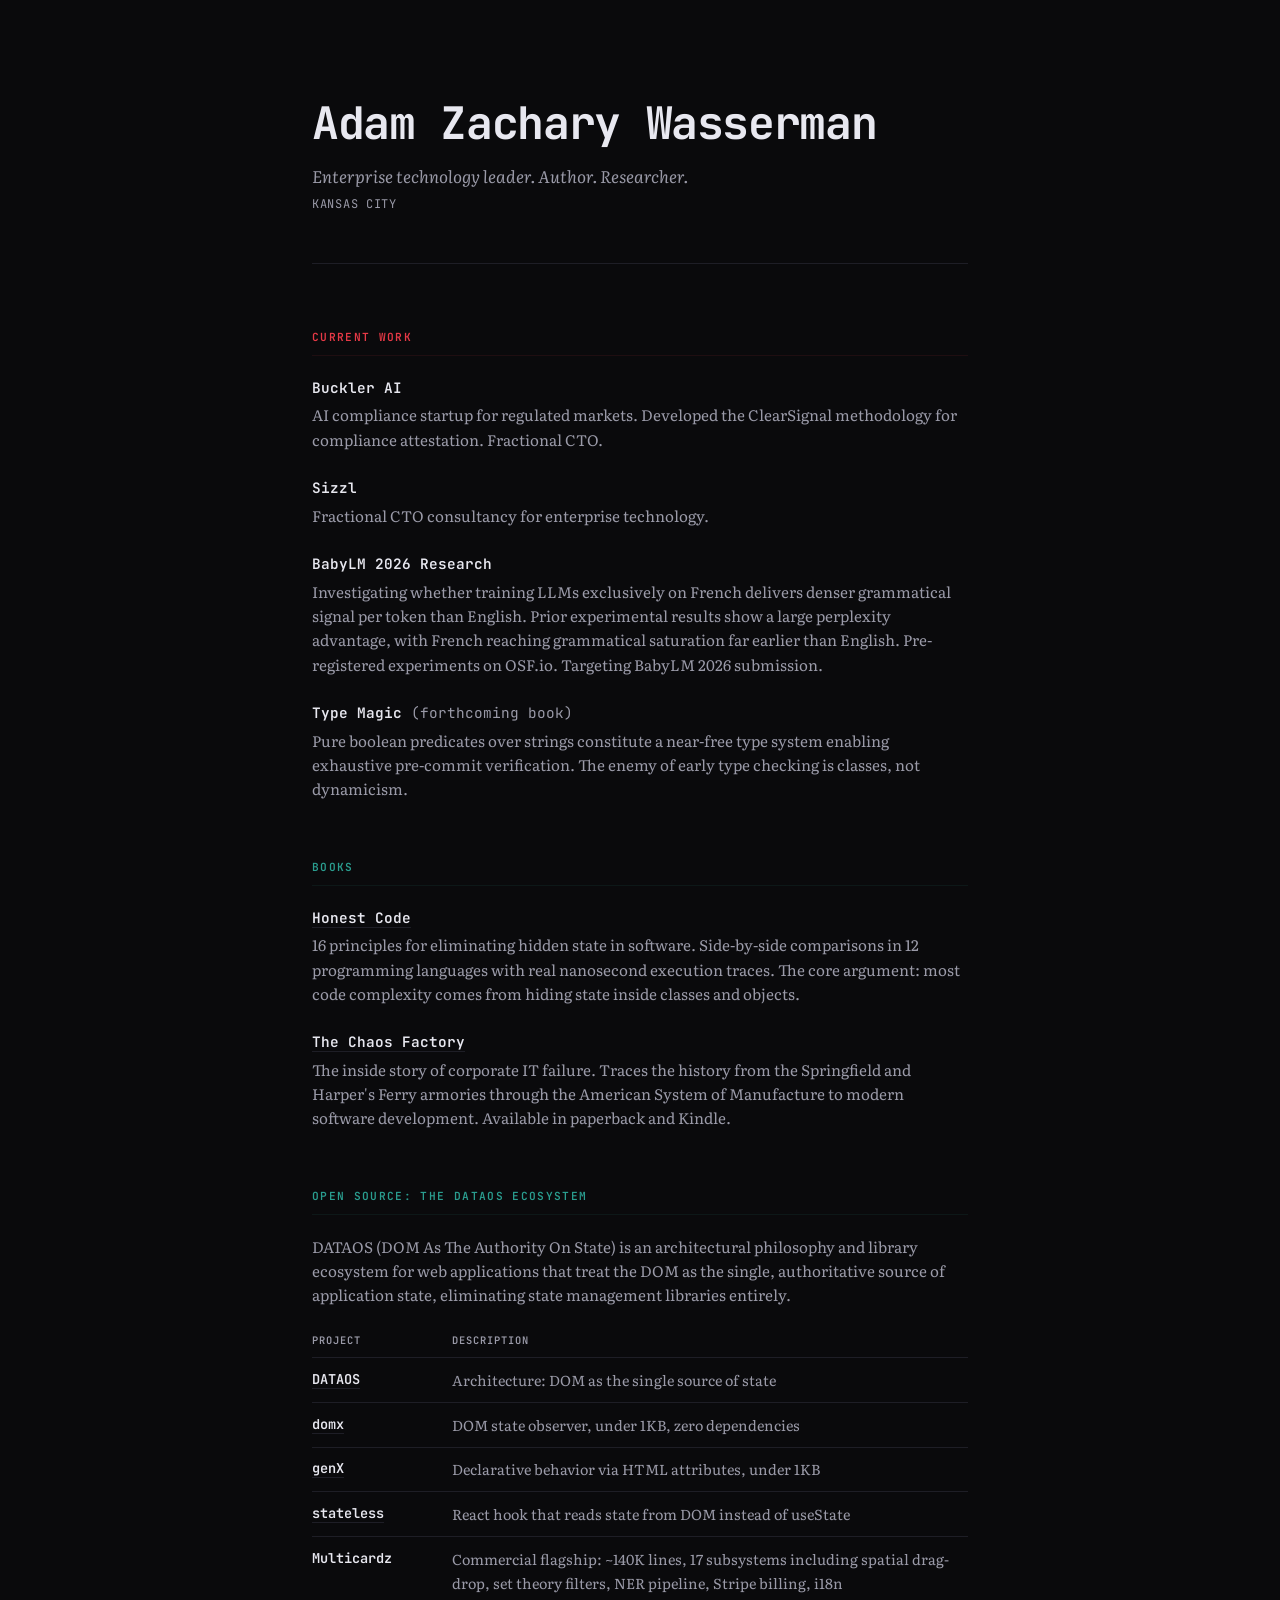
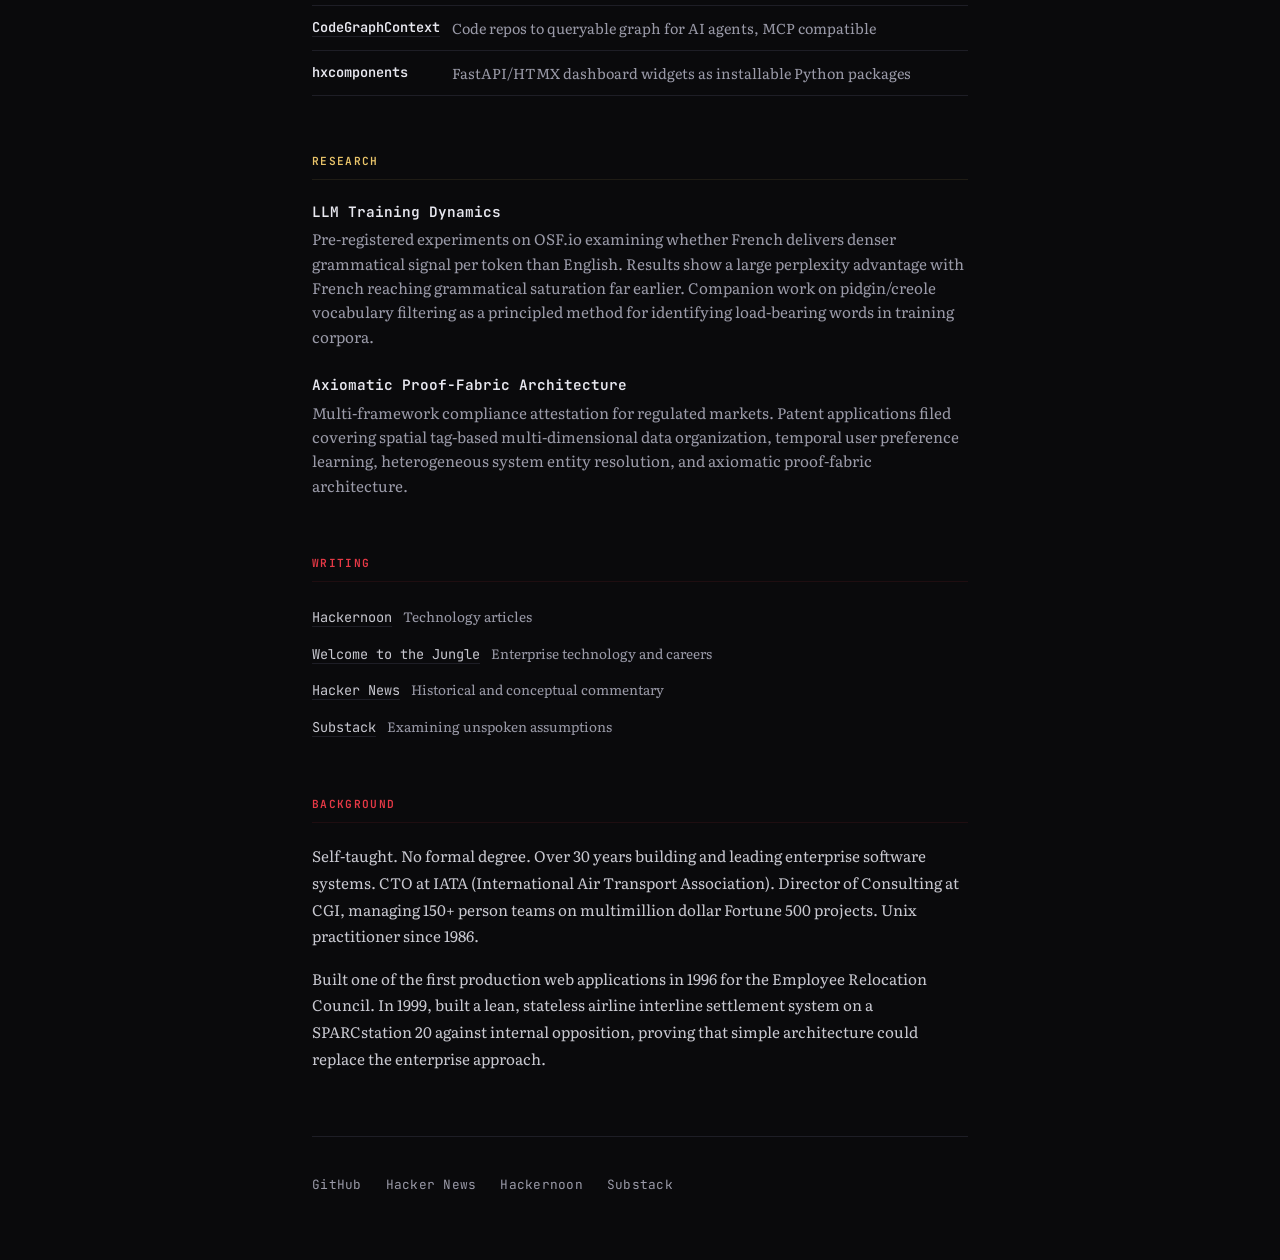
<file: index.html>
<!DOCTYPE html>
<html lang="en">
<head>
<meta charset="UTF-8">
<meta name="viewport" content="width=device-width, initial-scale=1.0">
<title>Adam Zachary Wasserman</title>
<meta name="description" content="Adam Zachary Wasserman is an enterprise technology leader, author, and researcher. Creator of Honest Code, DATAOS, and Buckler AI. Formerly CTO at IATA, Director of Consulting at CGI.">
<meta name="author" content="Adam Zachary Wasserman">
<meta name="robots" content="index, follow">
<link rel="canonical" href="https://adamzacharywasserman.com">

<meta property="og:type" content="profile">
<meta property="og:title" content="Adam Zachary Wasserman">
<meta property="og:description" content="Enterprise technology leader, author, and researcher. Creator of Honest Code, DATAOS, and Buckler AI.">
<meta property="og:url" content="https://adamzacharywasserman.com">
<meta property="og:site_name" content="Adam Zachary Wasserman">
<meta property="profile:first_name" content="Adam">
<meta property="profile:last_name" content="Wasserman">

<meta name="twitter:card" content="summary">
<meta name="twitter:title" content="Adam Zachary Wasserman">
<meta name="twitter:description" content="Enterprise technology leader, author, and researcher. Creator of Honest Code, DATAOS, and Buckler AI.">

<link rel="preconnect" href="https://fonts.gstatic.com" crossorigin>
<link href="https://fonts.googleapis.com/css2?family=JetBrains+Mono:wght@400;600;700&family=Literata:ital,wght@0,400;0,700;1,400&display=swap" rel="stylesheet">
<link rel="stylesheet" href="style.css">

<script type="application/ld+json">
{
  "@context": "https://schema.org",
  "@graph": [
    {
      "@type": "Person",
      "@id": "https://adamzacharywasserman.com/#person",
      "name": "Adam Zachary Wasserman",
      "givenName": "Adam",
      "additionalName": "Zachary",
      "familyName": "Wasserman",
      "url": "https://adamzacharywasserman.com",
      "jobTitle": ["Fractional CTO", "Founder", "Author", "Researcher"],
      "worksFor": [
        {
          "@type": "Organization",
          "name": "Buckler AI",
          "description": "AI compliance startup for regulated markets"
        },
        {
          "@type": "Organization",
          "name": "Sizzl",
          "description": "Fractional CTO consultancy"
        }
      ],
      "alumniOf": [
        {
          "@type": "Organization",
          "name": "IATA",
          "description": "International Air Transport Association"
        },
        {
          "@type": "Organization",
          "name": "CGI",
          "description": "Global IT and business consulting services"
        }
      ],
      "knowsAbout": [
        "Enterprise software architecture",
        "State management in web applications",
        "DOM-based application state (DATAOS)",
        "FastAPI and HTMX",
        "AI compliance for regulated markets",
        "LLM training dynamics",
        "French language NLP",
        "BabyLM challenge",
        "Type systems",
        "Pure functional programming patterns",
        "Software industrialization",
        "Interchangeable parts and the American System of Manufacture"
      ],
      "sameAs": [
        "https://github.com/adamzwasserman",
        "https://news.ycombinator.com/user?id=adamzwasserman",
        "https://hackernoon.com/u/azw",
        "https://www.welcometothejungle.com/en/authors/adam-zachary-wasserman",
        "https://adamzwasserman.substack.com",
        "https://honestcode.software",
        "https://dataos.software"
      ],
      "address": {
        "@type": "PostalAddress",
        "addressLocality": "Kansas City",
        "addressRegion": "MO",
        "addressCountry": "US"
      }
    },
    {
      "@type": "Book",
      "name": "Honest Code",
      "author": {"@id": "https://adamzacharywasserman.com/#person"},
      "url": "https://honestcode.software",
      "description": "16 principles for eliminating hidden state in software. Side-by-side comparisons in 12 programming languages with real nanosecond execution traces.",
      "about": ["Software architecture", "State management", "Pure functions", "Type systems"]
    },
    {
      "@type": "Book",
      "name": "The Chaos Factory",
      "author": {"@id": "https://adamzacharywasserman.com/#person"},
      "url": "https://amzn.to/46I8piO",
      "description": "The inside story of corporate IT failure, tracing the history from the Springfield and Harper's Ferry armories through the American System of Manufacture to modern software development."
    },
    {
      "@type": "SoftwareSourceCode",
      "name": "DATAOS",
      "author": {"@id": "https://adamzacharywasserman.com/#person"},
      "url": "https://dataos.software",
      "description": "DOM As The Authority On State. An architectural philosophy and library ecosystem for web applications that treat the DOM as the single, authoritative source of application state.",
      "programmingLanguage": "JavaScript"
    },
    {
      "@type": "SoftwareSourceCode",
      "name": "domx",
      "author": {"@id": "https://adamzacharywasserman.com/#person"},
      "url": "https://domx.software",
      "description": "DOM state observer library, under 1KB, zero dependencies.",
      "programmingLanguage": "JavaScript"
    },
    {
      "@type": "SoftwareSourceCode",
      "name": "genX",
      "author": {"@id": "https://adamzacharywasserman.com/#person"},
      "url": "https://genx.software",
      "description": "Declarative behavior via HTML attributes, under 1KB, zero dependencies.",
      "programmingLanguage": "JavaScript"
    },
    {
      "@type": "SoftwareSourceCode",
      "name": "stateless-dataos",
      "author": {"@id": "https://adamzacharywasserman.com/#person"},
      "url": "https://stateless.software",
      "description": "React hook that reads state from DOM instead of useState. Under 1KB.",
      "programmingLanguage": ["JavaScript", "TypeScript"]
    },
    {
      "@type": "ScholarlyArticle",
      "name": "French as a training language for LLMs: grammatical signal density",
      "author": {"@id": "https://adamzacharywasserman.com/#person"},
      "description": "Pre-registered experiments examining whether training LLMs exclusively on French delivers denser grammatical signal per token than English, with results showing a large perplexity advantage.",
      "about": ["LLM training dynamics", "French NLP", "BabyLM", "Sample efficiency"]
    }
  ]
}
</script>
</head>
<body>

<main class="hub">

  <header class="hub__identity">
    <h1 class="hub__name">Adam Zachary Wasserman</h1>
    <p class="hub__tagline">Enterprise technology leader. Author. Researcher.</p>
    <p class="hub__location">Kansas City</p>
  </header>

  <section class="hub__section">
    <h2 class="hub__section-title">Current Work</h2>

    <div class="hub__item">
      <h3 class="hub__item-name">Buckler AI</h3>
      <p class="hub__item-desc">AI compliance startup for regulated markets. Developed the ClearSignal methodology for compliance attestation. Fractional CTO.</p>
    </div>

    <div class="hub__item">
      <h3 class="hub__item-name">Sizzl</h3>
      <p class="hub__item-desc">Fractional CTO consultancy for enterprise technology.</p>
    </div>

    <div class="hub__item">
      <h3 class="hub__item-name">BabyLM 2026 Research</h3>
      <p class="hub__item-desc">Investigating whether training LLMs exclusively on French delivers denser grammatical signal per token than English. Prior experimental results show a large perplexity advantage, with French reaching grammatical saturation far earlier than English. Pre-registered experiments on OSF.io. Targeting BabyLM 2026 submission.</p>
    </div>

    <div class="hub__item">
      <h3 class="hub__item-name">Type Magic <span style="font-weight:400; color: var(--text-dim);">(forthcoming book)</span></h3>
      <p class="hub__item-desc">Pure boolean predicates over strings constitute a near-free type system enabling exhaustive pre-commit verification. The enemy of early type checking is classes, not dynamicism.</p>
    </div>
  </section>

  <section class="hub__section">
    <h2 class="hub__section-title hub__section-title--green">Books</h2>

    <div class="hub__item">
      <h3 class="hub__item-name"><a href="https://honestcode.software">Honest Code</a></h3>
      <p class="hub__item-desc">16 principles for eliminating hidden state in software. Side-by-side comparisons in 12 programming languages with real nanosecond execution traces. The core argument: most code complexity comes from hiding state inside classes and objects.</p>
    </div>

    <div class="hub__item">
      <h3 class="hub__item-name"><a href="https://amzn.to/46I8piO">The Chaos Factory</a></h3>
      <p class="hub__item-desc">The inside story of corporate IT failure. Traces the history from the Springfield and Harper's Ferry armories through the American System of Manufacture to modern software development. Available in paperback and Kindle.</p>
    </div>
  </section>

  <section class="hub__section">
    <h2 class="hub__section-title hub__section-title--green">Open Source: The DATAOS Ecosystem</h2>
    <p class="hub__item-desc" style="margin-bottom: 1rem;">DATAOS (DOM As The Authority On State) is an architectural philosophy and library ecosystem for web applications that treat the DOM as the single, authoritative source of application state, eliminating state management libraries entirely.</p>

    <table class="hub__table">
      <thead>
        <tr>
          <th>Project</th>
          <th>Description</th>
        </tr>
      </thead>
      <tbody>
        <tr>
          <td><a href="https://dataos.software">DATAOS</a></td>
          <td>Architecture: DOM as the single source of state</td>
        </tr>
        <tr>
          <td><a href="https://domx.software">domx</a></td>
          <td>DOM state observer, under 1KB, zero dependencies</td>
        </tr>
        <tr>
          <td><a href="https://genx.software">genX</a></td>
          <td>Declarative behavior via HTML attributes, under 1KB</td>
        </tr>
        <tr>
          <td><a href="https://stateless.software">stateless</a></td>
          <td>React hook that reads state from DOM instead of useState</td>
        </tr>
        <tr>
          <td>Multicardz</td>
          <td>Commercial flagship: ~140K lines, 17 subsystems including spatial drag-drop, set theory filters, NER pipeline, Stripe billing, i18n</td>
        </tr>
        <tr>
          <td><a href="https://github.com/Shashankss1205/CodeGraphContext">CodeGraphContext</a></td>
          <td>Code repos to queryable graph for AI agents, MCP compatible</td>
        </tr>
        <tr>
          <td>hxcomponents</td>
          <td>FastAPI/HTMX dashboard widgets as installable Python packages</td>
        </tr>
      </tbody>
    </table>
  </section>

  <section class="hub__section">
    <h2 class="hub__section-title hub__section-title--gold">Research</h2>

    <div class="hub__item">
      <h3 class="hub__item-name">LLM Training Dynamics</h3>
      <p class="hub__item-desc">Pre-registered experiments on OSF.io examining whether French delivers denser grammatical signal per token than English. Results show a large perplexity advantage with French reaching grammatical saturation far earlier. Companion work on pidgin/creole vocabulary filtering as a principled method for identifying load-bearing words in training corpora.</p>
    </div>

    <div class="hub__item">
      <h3 class="hub__item-name">Axiomatic Proof-Fabric Architecture</h3>
      <p class="hub__item-desc">Multi-framework compliance attestation for regulated markets. Patent applications filed covering spatial tag-based multi-dimensional data organization, temporal user preference learning, heterogeneous system entity resolution, and axiomatic proof-fabric architecture.</p>
    </div>
  </section>

  <section class="hub__section">
    <h2 class="hub__section-title">Writing</h2>
    <ul class="hub__links">
      <li><a href="https://hackernoon.com/u/azw">Hackernoon</a> <span class="hub__link-label">Technology articles</span></li>
      <li><a href="https://www.welcometothejungle.com/en/authors/adam-zachary-wasserman">Welcome to the Jungle</a> <span class="hub__link-label">Enterprise technology and careers</span></li>
      <li><a href="https://news.ycombinator.com/user?id=adamzwasserman">Hacker News</a> <span class="hub__link-label">Historical and conceptual commentary</span></li>
      <li><a href="https://adamzwasserman.substack.com">Substack</a> <span class="hub__link-label">Examining unspoken assumptions</span></li>
    </ul>
  </section>

  <section class="hub__section">
    <h2 class="hub__section-title">Background</h2>
    <div class="hub__prose">
      <p>Self-taught. No formal degree. Over 30 years building and leading enterprise software systems. CTO at IATA (International Air Transport Association). Director of Consulting at CGI, managing 150+ person teams on multimillion dollar Fortune 500 projects. Unix practitioner since 1986.</p>
      <p>Built one of the first production web applications in 1996 for the Employee Relocation Council. In 1999, built a lean, stateless airline interline settlement system on a SPARCstation 20 against internal opposition, proving that simple architecture could replace the enterprise approach.</p>
    </div>
  </section>

  <footer class="hub__contact">
    <ul class="hub__contact-list">
      <li><a href="https://github.com/adamzwasserman">GitHub</a></li>
      <li><a href="https://news.ycombinator.com/user?id=adamzwasserman">Hacker News</a></li>
      <li><a href="https://hackernoon.com/u/azw">Hackernoon</a></li>
      <li><a href="https://adamzwasserman.substack.com">Substack</a></li>
    </ul>
  </footer>

</main>

</body>
</html>
</file>
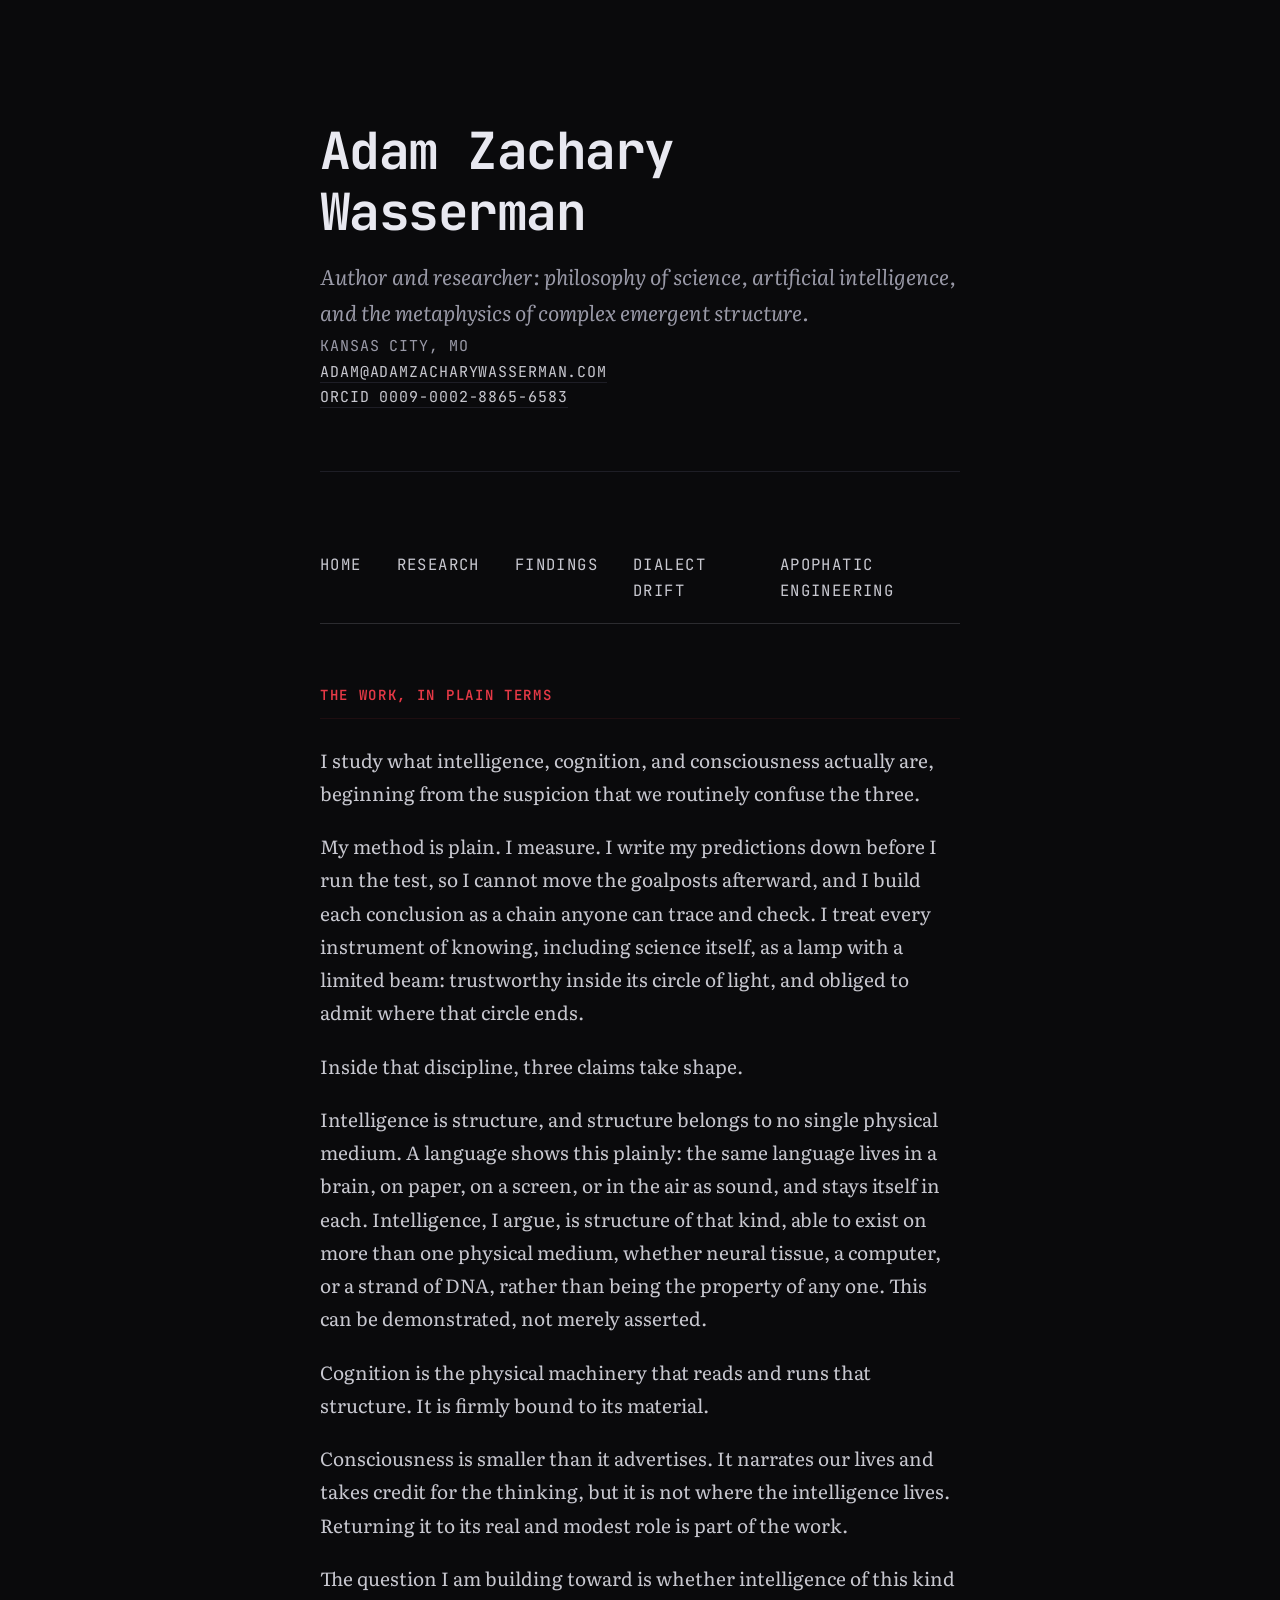
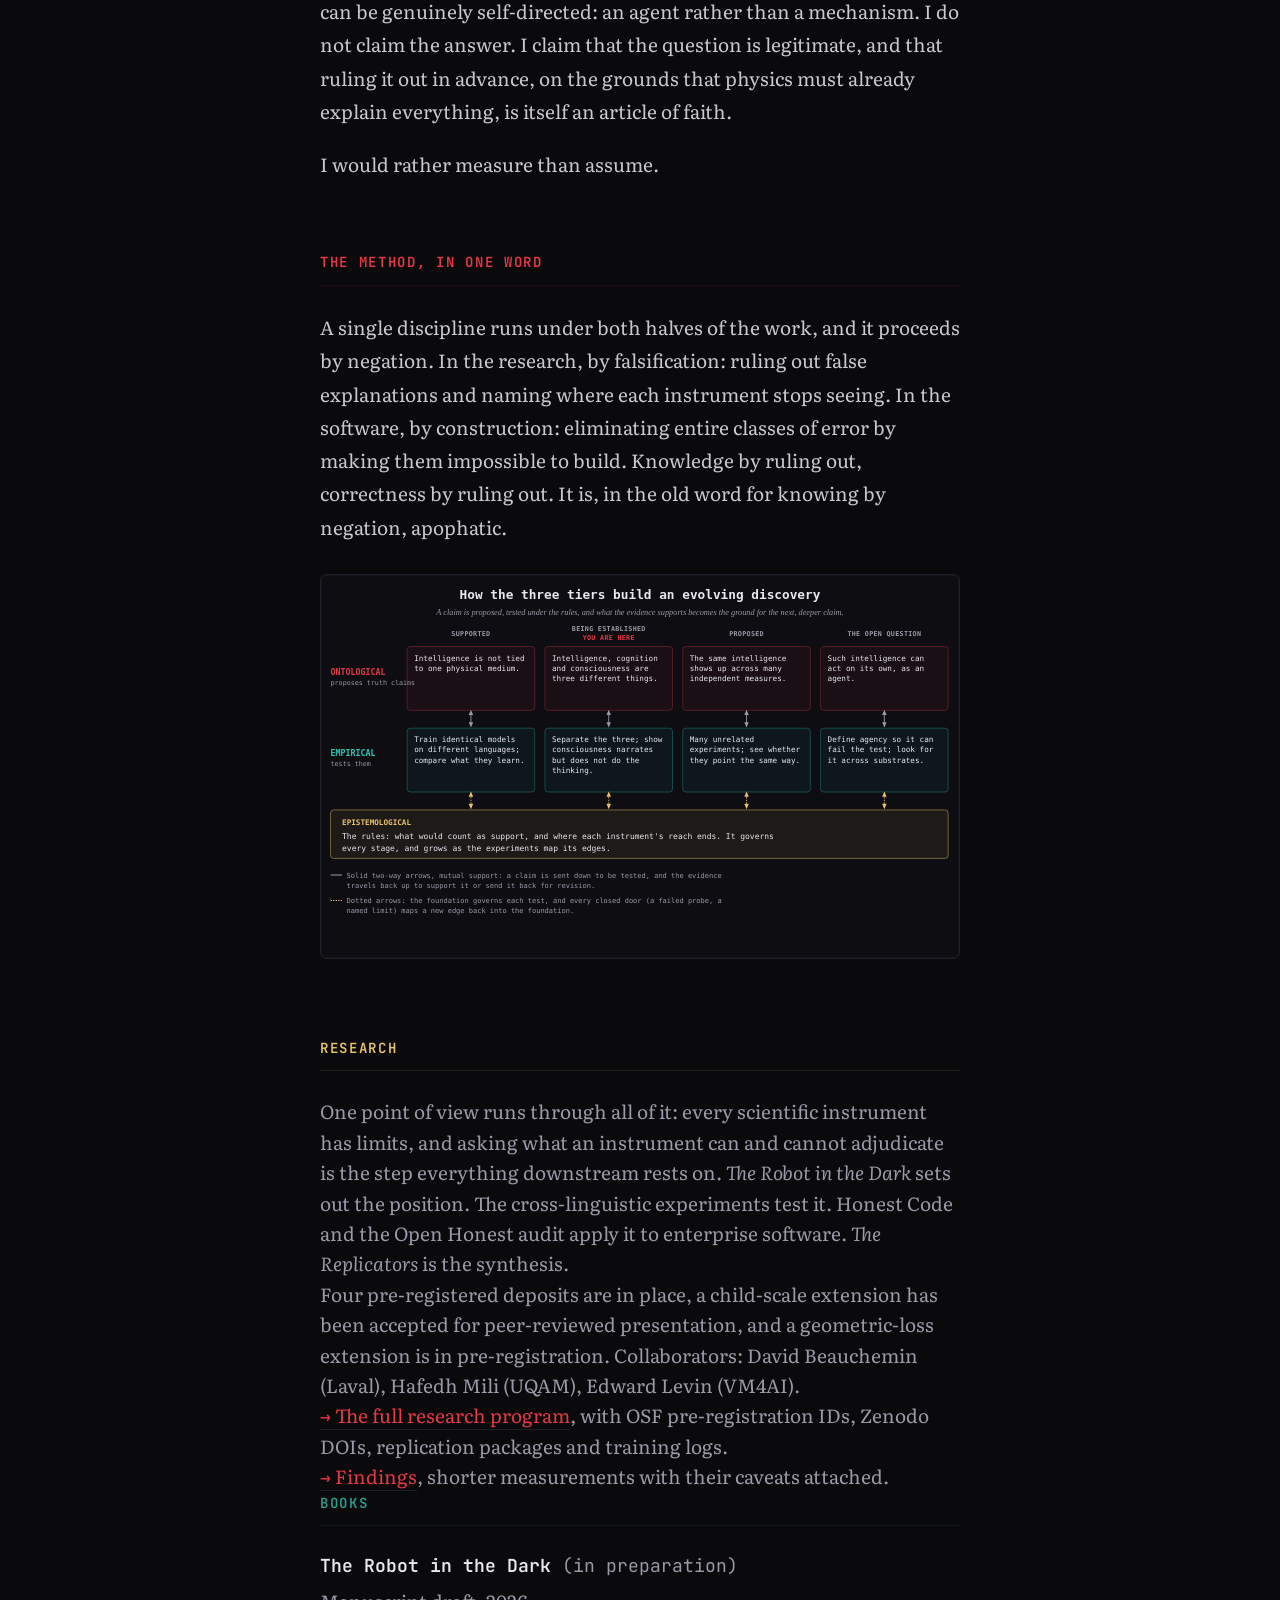
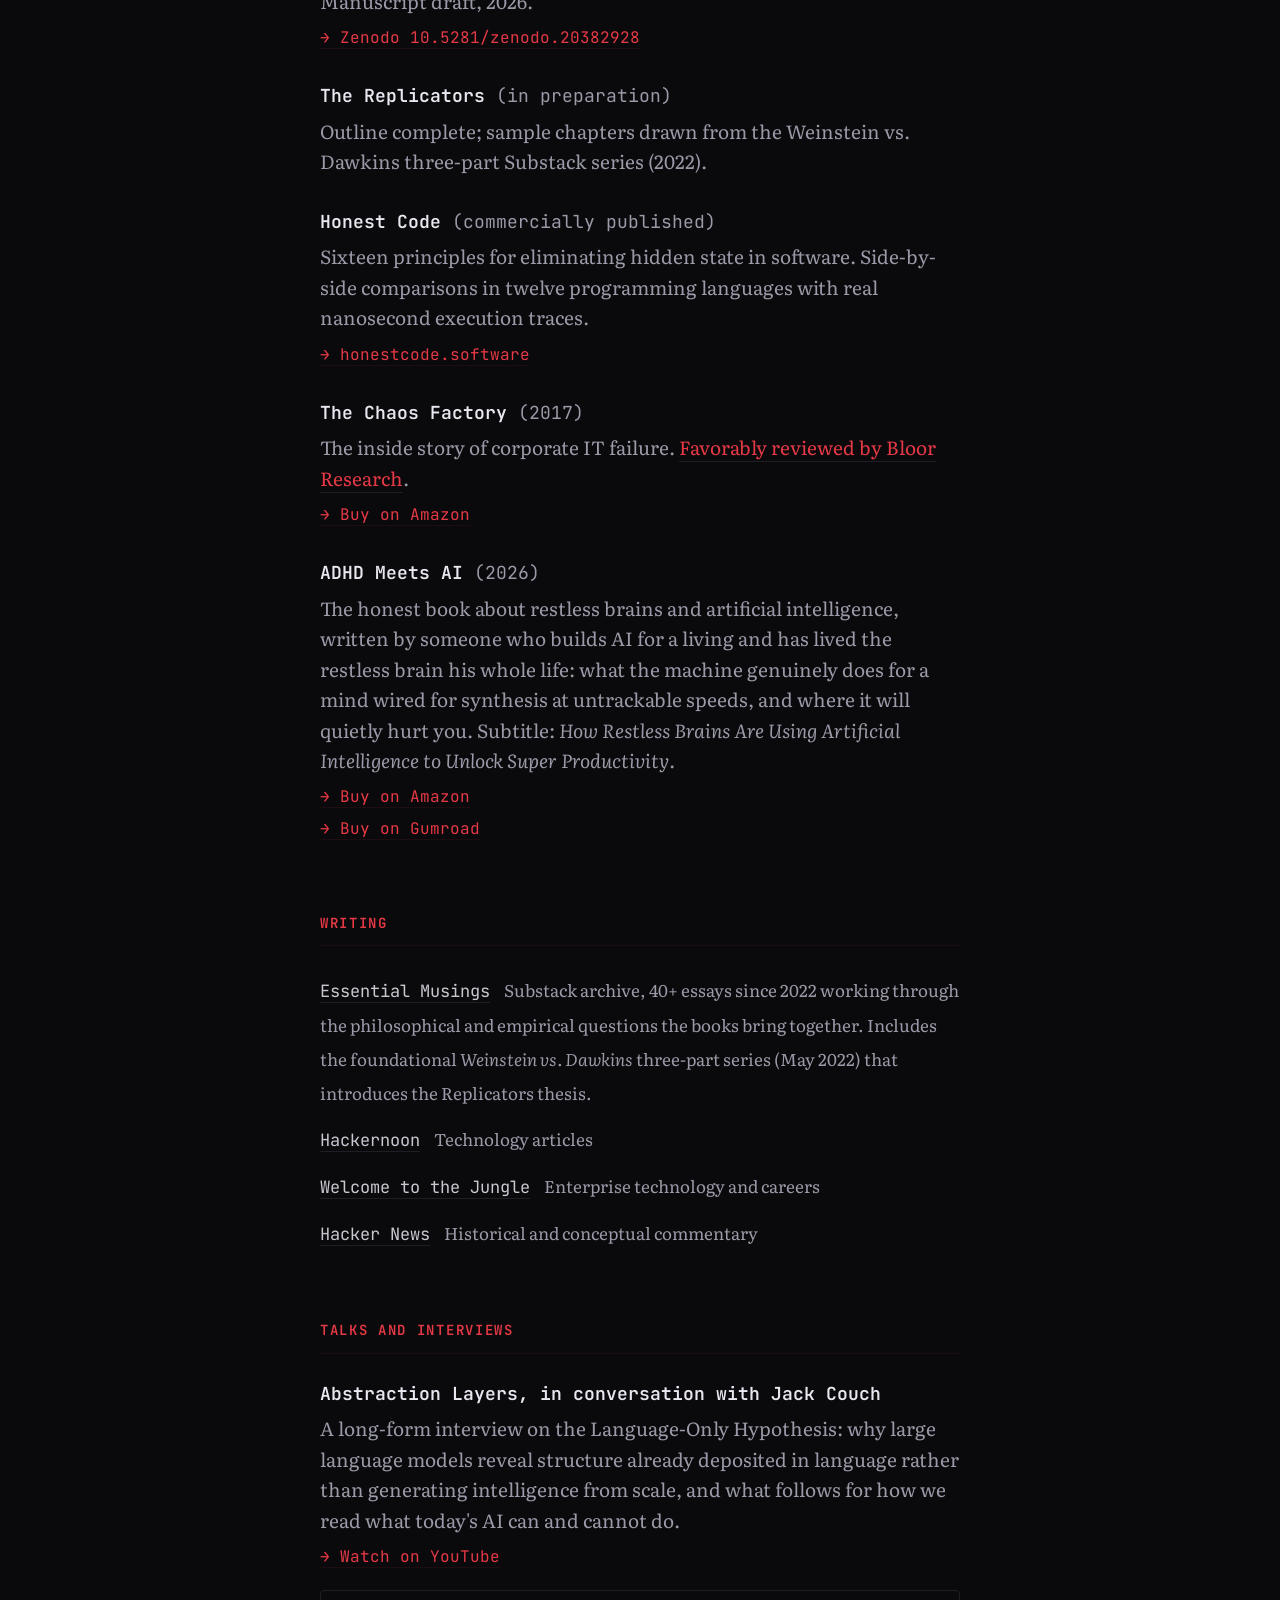
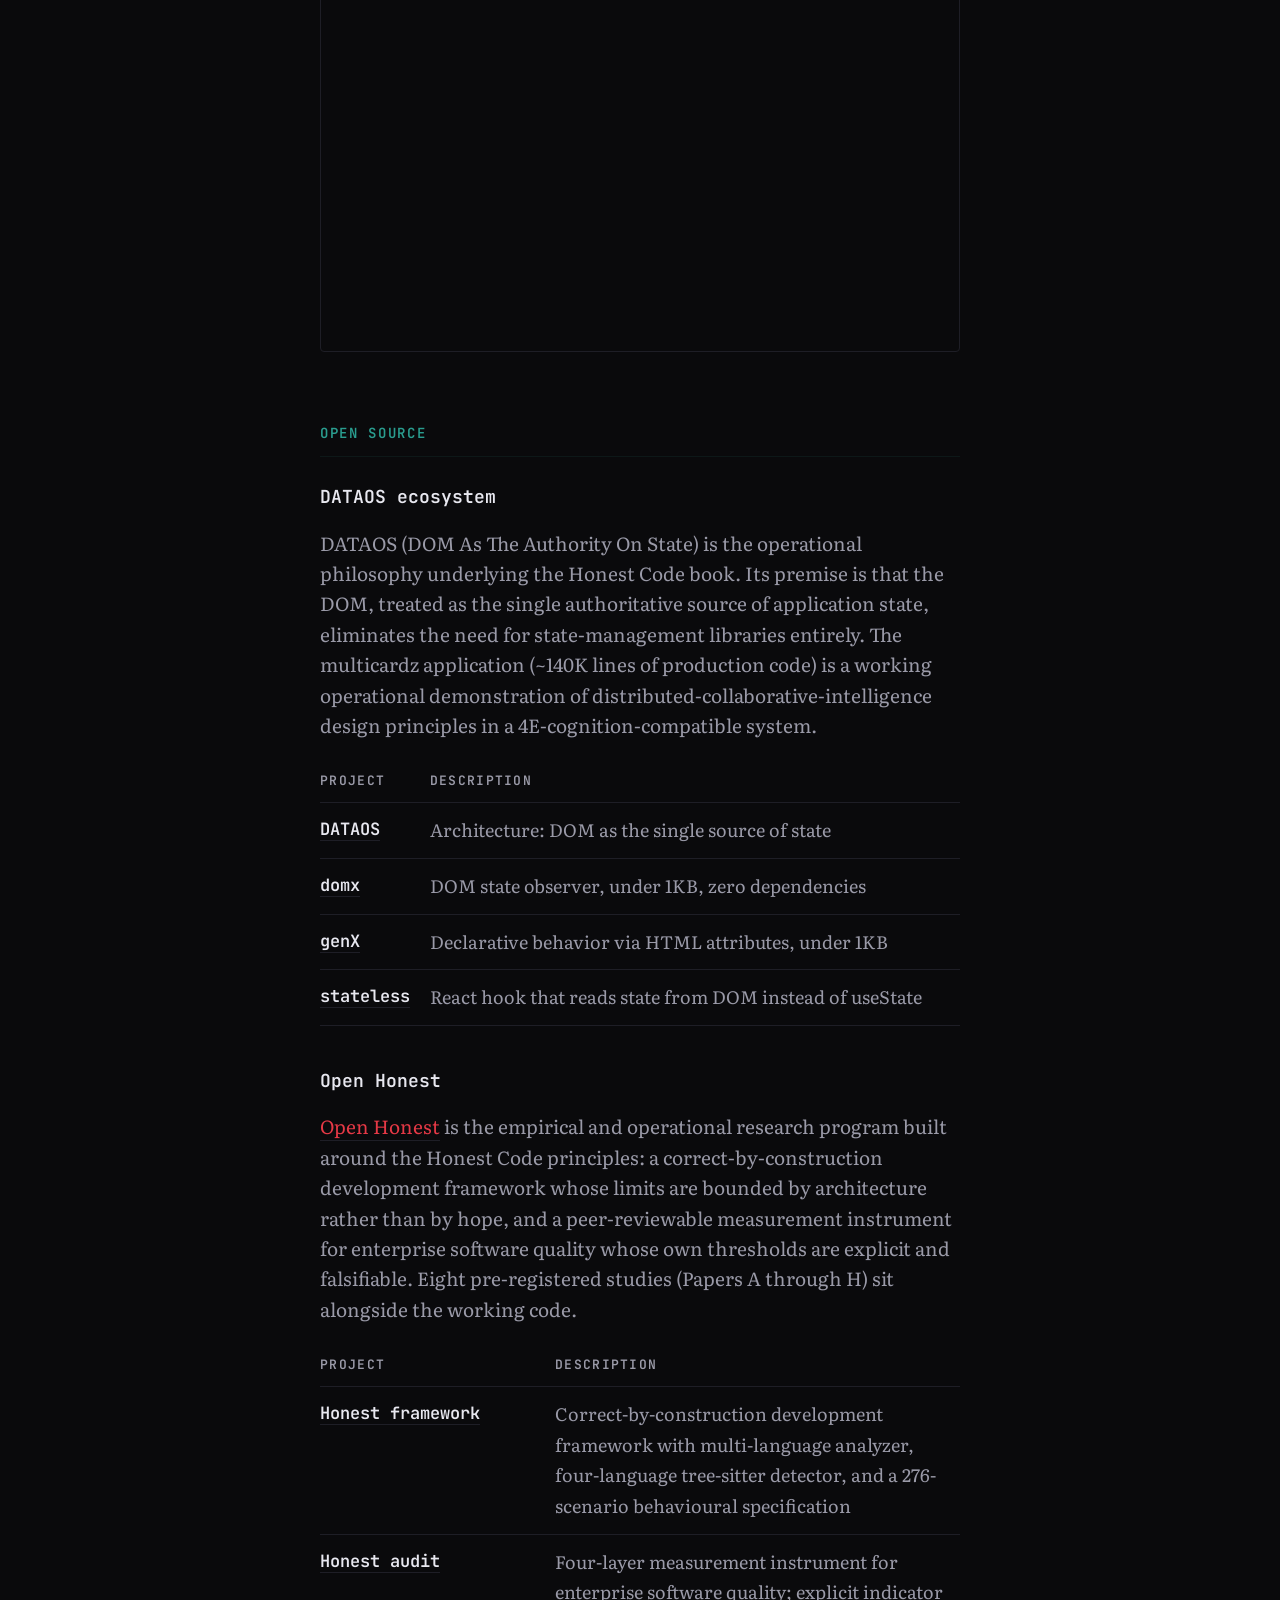
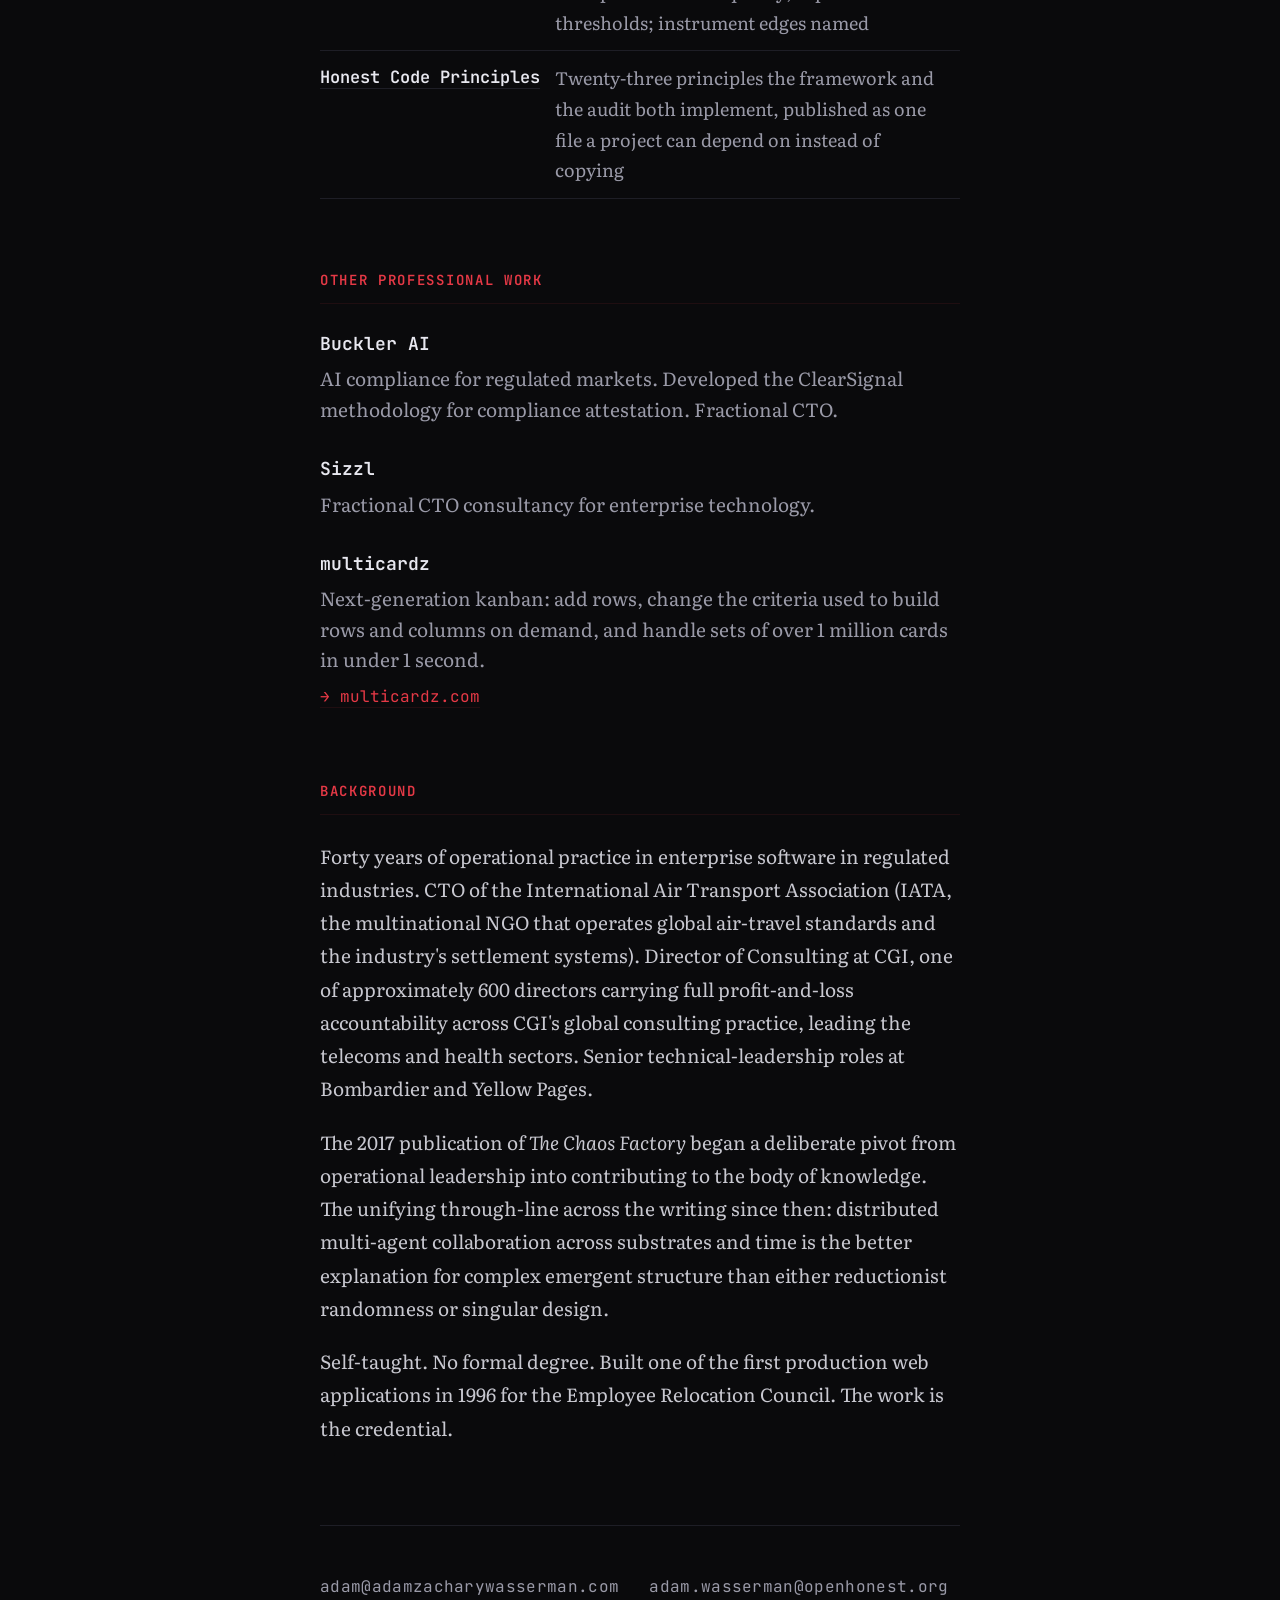
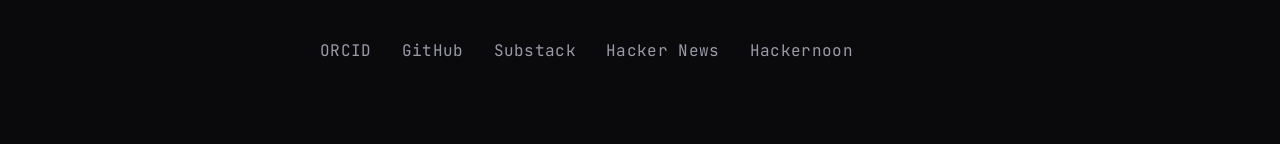
<file: public/index.html>
<!DOCTYPE html>
<html lang="en">
<head>
<link rel="icon" type="image/svg+xml" href="/favicon.svg">
<meta charset="UTF-8">
<meta name="google-site-verification" content="Gha3lzxGv1ZKmtLuO9eOexTvPUUYBk0QERaucY58g7Y">
<meta name="viewport" content="width=device-width, initial-scale=1.0">
<title>Adam Zachary Wasserman</title>
<meta name="description" content="Adam Zachary Wasserman is an author and researcher working at the intersection of philosophy of science, artificial intelligence, and the metaphysics of complex emergent structure. Author of Honest Code, The Chaos Factory, and ADHD Meets AI; in preparation: The Robot in the Dark and The Replicators.">
<meta name="author" content="Adam Zachary Wasserman">
<meta name="robots" content="index, follow">
<link rel="canonical" href="https://adamzacharywasserman.com">

<meta property="og:type" content="profile">
<meta property="og:title" content="Adam Zachary Wasserman">
<meta property="og:description" content="Author and researcher: philosophy of science, AI, and the metaphysics of complex emergent structure.">
<meta property="og:url" content="https://adamzacharywasserman.com">
<meta property="og:site_name" content="Adam Zachary Wasserman">
<meta property="profile:first_name" content="Adam">
<meta property="profile:last_name" content="Wasserman">

<meta name="twitter:card" content="summary_large_image">
<meta name="twitter:title" content="Adam Zachary Wasserman">
<meta name="twitter:description" content="Author and researcher: philosophy of science, AI, and the metaphysics of complex emergent structure.">
<meta property="og:image" content="https://adamzacharywasserman.com/og-image.png">
<meta name="twitter:image" content="https://adamzacharywasserman.com/og-image.png">

<link rel="preconnect" href="https://fonts.gstatic.com" crossorigin>
<link rel="preload" as="style" href="https://fonts.googleapis.com/css2?family=JetBrains+Mono:wght@400;600;700&family=Literata:ital,wght@0,400;0,700;1,400&display=swap">
<link href="https://fonts.googleapis.com/css2?family=JetBrains+Mono:wght@400;600;700&family=Literata:ital,wght@0,400;0,700;1,400&display=swap" rel="stylesheet" media="print" onload="this.media='all'">
<noscript><link href="https://fonts.googleapis.com/css2?family=JetBrains+Mono:wght@400;600;700&family=Literata:ital,wght@0,400;0,700;1,400&display=swap" rel="stylesheet"></noscript>
<link rel="stylesheet" href="style.css?v=2">

<script type="application/ld+json">
{
  "@context": "https://schema.org",
  "@graph": [
    {
      "@type": "Person",
      "@id": "https://adamzacharywasserman.com/#person",
      "name": "Adam Zachary Wasserman",
      "givenName": "Adam",
      "additionalName": "Zachary",
      "familyName": "Wasserman",
      "url": "https://adamzacharywasserman.com",
      "identifier": [
        {
          "@type": "PropertyValue",
          "propertyID": "ORCID",
          "value": "0009-0002-8865-6583",
          "url": "https://orcid.org/0009-0002-8865-6583"
        }
      ],
      "email": "mailto:adam@adamzacharywasserman.com",
      "jobTitle": ["Author", "Researcher", "Founder"],
      "description": "Author and independent researcher working at the intersection of philosophy of science, artificial intelligence, and the metaphysics of complex emergent structure. Forty years in enterprise software preceded a deliberate 2017 pivot toward contributing to the body of knowledge.",
      "knowsAbout": [
        "Philosophy of science",
        "Philosophy of mind",
        "Metaphysics of emergence",
        "Instrument-aware epistemology",
        "Distributed cognition",
        "Multi-collaborative intelligences",
        "Language-Only Hypothesis",
        "Scaling Hypothesis (machine learning)",
        "Cross-linguistic LLM training dynamics",
        "BabyLM challenge",
        "Pre-registered empirical research",
        "DOM-based application state (DATAOS)",
        "Software architecture",
        "AI compliance for regulated markets"
      ],
      "sameAs": [
        "https://orcid.org/0009-0002-8865-6583",
        "https://github.com/adamzwasserman",
        "https://news.ycombinator.com/user?id=adamzwasserman",
        "https://hackernoon.com/u/azw",
        "https://www.welcometothejungle.com/en/authors/adam-zachary-wasserman",
        "https://emusings.substack.com",
        "https://honestcode.software",
        "https://dataos.software",
        "https://www.wikidata.org/wiki/Q140256458",
        "https://openalex.org/A5120961559",
        "https://hcommons.org/members/adam-z-wasserman/",
        "https://philpeople.org/profiles/adam-zachary-wasserman",
        "https://openlibrary.org/authors/OL16469310A",
        "https://www.goodreads.com/author/show/23932860.Adam_Zachary_Wasserman",
        "https://osf.io/8t64r/",
        "https://www.linkedin.com/in/adam-zachary-wasserman/",
        "https://www.amazon.com/stores/author/B07Y154YCS",
        "https://ssrn.com/author=12354888",
        "https://zenodo.org/communities/open-honest",
        "https://scholar.google.com/citations?user=cCplXecAAAAJ"
      ],
      "address": {
        "@type": "PostalAddress",
        "addressLocality": "Kansas City",
        "addressRegion": "MO",
        "addressCountry": "US"
      }
    },
    {
      "@type": "Book",
      "name": "The Robot in the Dark: Instruments, Illusions, and the Limits of Knowledge",
      "author": {"@id": "https://adamzacharywasserman.com/#person"},
      "bookFormat": "https://schema.org/EBook",
      "bookEdition": "Manuscript in preparation",
      "identifier": "10.5281/zenodo.20382928",
      "url": "https://doi.org/10.5281/zenodo.20382928",
      "description": "A book about the epistemology of scientific instruments. Its central claim is that every instrument has an edge where the light runs out, and that the most consequential moments in science are not what happens inside the illuminated region but what happens at the boundary. Case studies in evolutionary biology, large language model training, software engineering, and cognitive psychology.",
      "about": ["Philosophy of science", "Epistemology", "Scientific instruments", "Limits of measurement", "LLMs as instruments"]
    },
    {
      "@type": "Book",
      "name": "The Replicators: Multiple Collaborative Intelligences as the Substrate of Complex Structure",
      "author": {"@id": "https://adamzacharywasserman.com/#person"},
      "bookFormat": "https://schema.org/EBook",
      "bookEdition": "In preparation",
      "description": "A book and accompanying empirical research program arguing that complex emergent structure (biological evolution, software systems, language itself) is more parsimoniously explained by multiple collaborative intelligences operating across substrates and time than by either single-creator or no-creator accounts. Grounded in pre-registered controlled experiments on cross-linguistic LLM training dynamics.",
      "about": ["Metaphysics of emergence", "Distributed cognition", "Philosophy of mind", "Evolutionary biology", "Language and thought"]
    },
    {
      "@type": "Book",
      "name": "Honest Code",
      "author": {"@id": "https://adamzacharywasserman.com/#person"},
      "url": "https://honestcode.software",
      "description": "Sixteen principles for eliminating hidden state in software. Side-by-side comparisons in twelve programming languages with real nanosecond execution traces. The core argument: most code complexity comes from hiding state inside classes and objects.",
      "about": ["Software architecture", "State management", "Pure functions", "Type systems"]
    },
    {
      "@type": "Book",
      "name": "The Chaos Factory",
      "author": {"@id": "https://adamzacharywasserman.com/#person"},
      "url": "https://amzn.to/46I8piO",
      "datePublished": "2017",
      "description": "The inside story of corporate IT failure, tracing the history from the Springfield and Harper's Ferry armories through the American System of Manufacture to modern software development. Favorably reviewed by Bloor Research."
    },
    {
      "@type": "Book",
      "name": "ADHD Meets AI: How Restless Brains Are Using Artificial Intelligence to Unlock Super Productivity",
      "author": {"@id": "https://adamzacharywasserman.com/#person"},
      "bookFormat": "https://schema.org/EBook",
      "datePublished": "2026",
      "url": "https://www.amazon.com/dp/B0GX32DJWM",
      "sameAs": "https://adamzwasserman.gumroad.com/l/adhd-meets-ai",
      "description": "The honest book about restless brains and artificial intelligence: what AI actually is, what it genuinely does for a mind wired for synthesis at untrackable speeds, and exactly where it will quietly hurt you. Written by someone who builds AI for a living and has lived the restless brain his whole life.",
      "about": ["ADHD", "Neurodiversity", "Artificial intelligence", "Human-AI collaboration", "Productivity"]
    },
    {
      "@type": "ScholarlyArticle",
      "name": "The Scaling Hypothesis Is Language-Contingent: Evidence from Cross-Linguistic Training Dynamics",
      "author": {"@id": "https://adamzacharywasserman.com/#person"},
      "datePublished": "2026",
      "identifier": "10.5281/zenodo.19423150",
      "url": "https://doi.org/10.5281/zenodo.19423150",
      "description": "Pre-registered controlled ablation training identical 125M-parameter transformers on matched English and French C4 corpora. French achieves grammatical competence at 197M tokens; English remains at chance through 4 billion tokens. Pre-registration: OSF SJ48B.",
      "about": ["Language-contingent scaling", "LLM training dynamics", "Cross-linguistic experiments"]
    },
    {
      "@type": "ScholarlyArticle",
      "name": "English Considered Harmful",
      "author": {"@id": "https://adamzacharywasserman.com/#person"},
      "datePublished": "2026-04-06",
      "identifier": "10.5281/zenodo.19443358",
      "url": "https://doi.org/10.5281/zenodo.19443358",
      "description": "Pre-registered companion to the language-contingent scaling work, examining the consequences for AI research methodology of treating English as the universal training substrate."
    },
    {
      "@type": "ScholarlyArticle",
      "name": "The 70% Rule: When Axiomatic Prompting Helps, and When It Hurts",
      "author": {"@id": "https://adamzacharywasserman.com/#person"},
      "datePublished": "2026",
      "identifier": "10.5281/zenodo.19423100",
      "url": "https://doi.org/10.5281/zenodo.19423100",
      "description": "Pre-registered work on the conditions under which explicit logical axioms in prompts produce qualitatively better outputs on reasoning benchmarks. OSF pre-registrations: 7Z49A, MZF79."
    },
    {
      "@type": "ScholarlyArticle",
      "name": "Process Discipline",
      "author": {"@id": "https://adamzacharywasserman.com/#person"},
      "datePublished": "2026",
      "identifier": "10.5281/zenodo.19355460",
      "url": "https://doi.org/10.5281/zenodo.19355460",
      "description": "Methodological preprint on pre-registered empirical practice for AI-assisted enterprise software development."
    },
    {
      "@type": "ScholarlyArticle",
      "name": "Right Tool, Right Job: Native-Language Evaluation, Tokenizer Sensitivity, and Methodological Findings from a French-Only BabyLM",
      "author": [
        {"@id": "https://adamzacharywasserman.com/#person"},
        {"@type": "Person", "name": "David Beauchemin"}
      ],
      "datePublished": "2026-09-15",
      "identifier": "arXiv:2609.17435",
      "url": "https://arxiv.org/abs/2609.17435",
      "description": "A 125M-parameter GPT-2 pretrained on 92 million words of French for the BabyLM 2026 Strict track, scoring 85.97% on a native Quebec-French grammatical benchmark. Accepted at the BabyLM Workshop at EMNLP 2026."
    },
    {
      "@type": "SoftwareSourceCode",
      "name": "DATAOS",
      "author": {"@id": "https://adamzacharywasserman.com/#person"},
      "url": "https://dataos.software",
      "description": "DOM As The Authority On State. An architectural philosophy and library ecosystem for web applications that treat the DOM as the single, authoritative source of application state.",
      "programmingLanguage": "JavaScript"
    },
    {
      "@type": "SoftwareSourceCode",
      "name": "Honest framework",
      "author": {"@id": "https://adamzacharywasserman.com/#person"},
      "url": "https://honestframework.software",
      "description": "Correct-by-construction development framework underlying the Honest Code book and the Open Honest research program. Multi-language analyzer, four-language tree-sitter detector, 276-scenario behavioural specification. Architectural constraints bound the codebase to known behaviour domains."
    },
    {
      "@type": "CreativeWork",
      "name": "Honest audit",
      "url": "https://slopaudit.org",
      "author": {"@id": "https://adamzacharywasserman.com/#person"},
      "description": "Four-layer measurement instrument for enterprise software quality, published with explicit indicator thresholds and a peer-reviewable behavioural specification of its own behaviour at boundary cases. Part of the Open Honest empirical research program."
    },
    {
      "@type": "VideoObject",
      "name": "Adam Zachary Wasserman in conversation on Abstraction Layers",
      "description": "A long-form interview on the Language-Only Hypothesis: why large language models reveal structure already deposited in language rather than generating intelligence from scale, and what follows for how we read what today's AI can and cannot do.",
      "uploadDate": "2026-06-26T12:19:20-07:00",
      "thumbnailUrl": "https://i.ytimg.com/vi/-CK3FHftrd8/hqdefault.jpg",
      "url": "https://www.youtube.com/watch?v=-CK3FHftrd8",
      "embedUrl": "https://www.youtube.com/embed/-CK3FHftrd8",
      "about": {"@id": "https://adamzacharywasserman.com/#person"},
      "actor": {"@id": "https://adamzacharywasserman.com/#person"},
      "publisher": {"@type": "Organization", "name": "Abstraction Layers with Jack Couch"}
    }
  ]
}
</script>
</head>
<body>

<main class="hub">

  <header class="hub__identity">
    <h1 class="hub__name">Adam Zachary Wasserman</h1>
    <p class="hub__tagline">Author and researcher: philosophy of science, artificial intelligence, and the metaphysics of complex emergent structure.</p>
    <p class="hub__location">Kansas City, MO</p>
    <p class="hub__location"><a href="mailto:adam@adamzacharywasserman.com">adam@adamzacharywasserman.com</a></p>
    <p class="hub__location"><a href="https://orcid.org/0009-0002-8865-6583">ORCID 0009-0002-8865-6583</a></p>
  </header>
  <nav class="hub__nav" aria-label="Sections">
    <a href="/">Home</a>
    <a href="/research.html">Research</a>
    <a href="/findings.html">Findings</a>
    <a href="/dialect-drift.html">Dialect Drift</a>
    <a href="/apophatic-engineering.html">Apophatic Engineering</a>
  </nav>


  <section class="hub__section">
    <h2 class="hub__section-title">The work, in plain terms</h2>

    <div class="hub__prose">
      <p>I study what intelligence, cognition, and consciousness actually are, beginning from the suspicion that we routinely confuse the three.</p>

      <p>My method is plain. I measure. I write my predictions down before I run the test, so I cannot move the goalposts afterward, and I build each conclusion as a chain anyone can trace and check. I treat every instrument of knowing, including science itself, as a lamp with a limited beam: trustworthy inside its circle of light, and obliged to admit where that circle ends.</p>

      <p>Inside that discipline, three claims take shape.</p>

      <p>Intelligence is structure, and structure belongs to no single physical medium. A language shows this plainly: the same language lives in a brain, on paper, on a screen, or in the air as sound, and stays itself in each. Intelligence, I argue, is structure of that kind, able to exist on more than one physical medium, whether neural tissue, a computer, or a strand of DNA, rather than being the property of any one. This can be demonstrated, not merely asserted.</p>

      <p>Cognition is the physical machinery that reads and runs that structure. It is firmly bound to its material.</p>

      <p>Consciousness is smaller than it advertises. It narrates our lives and takes credit for the thinking, but it is not where the intelligence lives. Returning it to its real and modest role is part of the work.</p>

      <p>The question I am building toward is whether intelligence of this kind can be genuinely self-directed: an agent rather than a mechanism. I do not claim the answer. I claim that the question is legitimate, and that ruling it out in advance, on the grounds that physics must already explain everything, is itself an article of faith.</p>

      <p>I would rather measure than assume.</p>
    </div>
  </section>

  <section class="hub__section">
    <h2 class="hub__section-title">The method, in one word</h2>

    <div class="hub__prose">
      <p>A single discipline runs under both halves of the work, and it proceeds by negation. In the research, by falsification: ruling out false explanations and naming where each instrument stops seeing. In the software, by construction: eliminating entire classes of error by making them impossible to build. Knowledge by ruling out, correctness by ruling out. It is, in the old word for knowing by negation, apophatic.</p>
    </div>

    <figure style="margin: 1.5rem 0 0;">
      <img src="three-tiers-discovery.svg" alt="How the three tiers build an evolving discovery: the epistemological foundation governs every stage, the empirical layer tests claims, the ontological layer proposes them, and the frontier advances toward the open question." style="width: 100%; height: auto; border: 1px solid var(--border); border-radius: 6px;">
    </figure>
  </section>

  <section class="hub__section">
    <h2 class="hub__section-title hub__section-title--gold">Research</h2>

    <p class="hub__item-desc">One point of view runs through all of it: every scientific instrument has limits, and asking what an instrument can and cannot adjudicate is the step everything downstream rests on. <em>The Robot in the Dark</em> sets out the position. The cross-linguistic experiments test it. Honest Code and the Open Honest audit apply it to enterprise software. <em>The Replicators</em> is the synthesis.</p>

    <p class="hub__item-desc">Four pre-registered deposits are in place, a child-scale extension has been accepted for peer-reviewed presentation, and a geometric-loss extension is in pre-registration. Collaborators: David Beauchemin (Laval), Hafedh Mili (UQAM), Edward Levin (VM4AI).</p>

    <p class="hub__item-desc"><a href="/research.html">&rarr; The full research program</a>, with OSF pre-registration IDs, Zenodo DOIs, replication packages and training logs.</p>

    <p class="hub__item-desc"><a href="/findings.html">&rarr; Findings</a>, shorter measurements with their caveats attached.</p>

    <h2 class="hub__section-title hub__section-title--green">Books</h2>

    <div class="hub__item">
      <h3 class="hub__item-name">The Robot in the Dark <span style="font-weight:400; color: var(--text-dim);">(in preparation)</span></h3>
      <p class="hub__item-desc">Manuscript draft, 2026.</p>
      <p class="hub__item-link"><a href="https://doi.org/10.5281/zenodo.20382928">&rarr; Zenodo 10.5281/zenodo.20382928</a></p>
    </div>

    <div class="hub__item">
      <h3 class="hub__item-name">The Replicators <span style="font-weight:400; color: var(--text-dim);">(in preparation)</span></h3>
      <p class="hub__item-desc">Outline complete; sample chapters drawn from the Weinstein vs. Dawkins three-part Substack series (2022).</p>
    </div>

    <div class="hub__item">
      <h3 class="hub__item-name">Honest Code <span style="font-weight:400; color: var(--text-dim);">(commercially published)</span></h3>
      <p class="hub__item-desc">Sixteen principles for eliminating hidden state in software. Side-by-side comparisons in twelve programming languages with real nanosecond execution traces.</p>
      <p class="hub__item-link"><a href="https://honestcode.software">&rarr; honestcode.software</a></p>
    </div>

    <div class="hub__item">
      <h3 class="hub__item-name">The Chaos Factory <span style="font-weight:400; color: var(--text-dim);">(2017)</span></h3>
      <p class="hub__item-desc">The inside story of corporate IT failure. <a href="https://www.bloorresearch.com/the-chaos-factory-by-adam-wasserman/">Favorably reviewed by Bloor Research</a>.</p>
      <p class="hub__item-link"><a href="https://amzn.to/46I8piO">&rarr; Buy on Amazon</a></p>
    </div>

    <div class="hub__item">
      <h3 class="hub__item-name">ADHD Meets AI <span style="font-weight:400; color: var(--text-dim);">(2026)</span></h3>
      <p class="hub__item-desc">The honest book about restless brains and artificial intelligence, written by someone who builds AI for a living and has lived the restless brain his whole life: what the machine genuinely does for a mind wired for synthesis at untrackable speeds, and where it will quietly hurt you. Subtitle: <em>How Restless Brains Are Using Artificial Intelligence to Unlock Super Productivity</em>.</p>
      <p class="hub__item-link"><a href="https://www.amazon.com/dp/B0GX32DJWM">&rarr; Buy on Amazon</a></p>
      <p class="hub__item-link"><a href="https://adamzwasserman.gumroad.com/l/adhd-meets-ai">&rarr; Buy on Gumroad</a></p>
    </div>
  </section>

  <section class="hub__section">
    <h2 class="hub__section-title">Writing</h2>
    <ul class="hub__links">
      <li><a href="https://emusings.substack.com">Essential Musings</a> <span class="hub__link-label">Substack archive, 40+ essays since 2022 working through the philosophical and empirical questions the books bring together. Includes the foundational <em>Weinstein vs. Dawkins</em> three-part series (May 2022) that introduces the Replicators thesis.</span></li>
      <li><a href="https://hackernoon.com/u/azw">Hackernoon</a> <span class="hub__link-label">Technology articles</span></li>
      <li><a href="https://www.welcometothejungle.com/en/authors/adam-zachary-wasserman">Welcome to the Jungle</a> <span class="hub__link-label">Enterprise technology and careers</span></li>
      <li><a href="https://news.ycombinator.com/user?id=adamzwasserman">Hacker News</a> <span class="hub__link-label">Historical and conceptual commentary</span></li>
    </ul>
  </section>

  <section class="hub__section">
    <h2 class="hub__section-title">Talks and interviews</h2>

    <div class="hub__item">
      <h3 class="hub__item-name">Abstraction Layers, in conversation with Jack Couch</h3>
      <p class="hub__item-desc">A long-form interview on the Language-Only Hypothesis: why large language models reveal structure already deposited in language rather than generating intelligence from scale, and what follows for how we read what today's AI can and cannot do.</p>
      <p class="hub__item-link"><a href="https://www.youtube.com/watch?v=-CK3FHftrd8">&rarr; Watch on YouTube</a></p>
      <div style="position: relative; width: 100%; padding-bottom: 56.25%; margin-top: 1rem; border: 1px solid var(--border); border-radius: 4px; overflow: hidden;">
        <iframe src="https://www.youtube-nocookie.com/embed/-CK3FHftrd8" title="Abstraction Layers, in conversation with Jack Couch" loading="lazy" allow="accelerometer; autoplay; clipboard-write; encrypted-media; gyroscope; picture-in-picture; web-share" allowfullscreen style="position: absolute; top: 0; left: 0; width: 100%; height: 100%; border: 0;"></iframe>
      </div>
    </div>
  </section>

  <section class="hub__section">
    <h2 class="hub__section-title hub__section-title--green">Open source</h2>

    <h3 class="hub__item-name" style="margin-top: 0.5rem; margin-bottom: 0.75rem;">DATAOS ecosystem</h3>
    <p class="hub__item-desc" style="margin-bottom: 1rem;">DATAOS (DOM As The Authority On State) is the operational philosophy underlying the Honest Code book. Its premise is that the DOM, treated as the single authoritative source of application state, eliminates the need for state-management libraries entirely. The multicardz application (~140K lines of production code) is a working operational demonstration of distributed-collaborative-intelligence design principles in a 4E-cognition-compatible system.</p>

    <table class="hub__table">
      <thead>
        <tr>
          <th>Project</th>
          <th>Description</th>
        </tr>
      </thead>
      <tbody>
        <tr>
          <td><a href="https://dataos.software">DATAOS</a></td>
          <td>Architecture: DOM as the single source of state</td>
        </tr>
        <tr>
          <td><a href="https://domx.software">domx</a></td>
          <td>DOM state observer, under 1KB, zero dependencies</td>
        </tr>
        <tr>
          <td><a href="https://genx.software">genX</a></td>
          <td>Declarative behavior via HTML attributes, under 1KB</td>
        </tr>
        <tr>
          <td><a href="https://stateless.software">stateless</a></td>
          <td>React hook that reads state from DOM instead of useState</td>
        </tr>
      </tbody>
    </table>

    <h3 class="hub__item-name" style="margin-top: 2rem; margin-bottom: 0.75rem;">Open Honest</h3>
    <p class="hub__item-desc" style="margin-bottom: 1rem;"><a href="https://openhonest.org">Open Honest</a> is the empirical and operational research program built around the Honest Code principles: a correct-by-construction development framework whose limits are bounded by architecture rather than by hope, and a peer-reviewable measurement instrument for enterprise software quality whose own thresholds are explicit and falsifiable. Eight pre-registered studies (Papers A through H) sit alongside the working code.</p>

    <table class="hub__table">
      <thead>
        <tr>
          <th>Project</th>
          <th>Description</th>
        </tr>
      </thead>
      <tbody>
        <tr>
          <td><a href="https://honestframework.software">Honest framework</a></td>
          <td>Correct-by-construction development framework with multi-language analyzer, four-language tree-sitter detector, and a 276-scenario behavioural specification</td>
        </tr>
        <tr>
          <td><a href="https://slopaudit.org">Honest audit</a></td>
          <td>Four-layer measurement instrument for enterprise software quality; explicit indicator thresholds; instrument edges named</td>
        </tr>
        <tr>
          <td><a href="https://github.com/openhonest/honest-code-principles">Honest Code Principles</a></td>
          <td>Twenty-three principles the framework and the audit both implement, published as one file a project can depend on instead of copying</td>
        </tr>
      </tbody>
    </table>
  </section>

  <section class="hub__section">
    <h2 class="hub__section-title">Other professional work</h2>

    <div class="hub__item">
      <h3 class="hub__item-name">Buckler AI</h3>
      <p class="hub__item-desc">AI compliance for regulated markets. Developed the ClearSignal methodology for compliance attestation. Fractional CTO.</p>
    </div>

    <div class="hub__item">
      <h3 class="hub__item-name">Sizzl</h3>
      <p class="hub__item-desc">Fractional CTO consultancy for enterprise technology.</p>
    </div>

    <div class="hub__item">
      <h3 class="hub__item-name">multicardz</h3>
      <p class="hub__item-desc">Next-generation kanban: add rows, change the criteria used to build rows and columns on demand, and handle sets of over 1 million cards in under 1 second.</p>
      <p class="hub__item-link"><a href="https://www.multicardz.com">&rarr; multicardz.com</a></p>
    </div>
  </section>

  <section class="hub__section">
    <h2 class="hub__section-title">Background</h2>
    <div class="hub__prose">
      <p>Forty years of operational practice in enterprise software in regulated industries. CTO of the International Air Transport Association (IATA, the multinational NGO that operates global air-travel standards and the industry's settlement systems). Director of Consulting at CGI, one of approximately 600 directors carrying full profit-and-loss accountability across CGI's global consulting practice, leading the telecoms and health sectors. Senior technical-leadership roles at Bombardier and Yellow Pages.</p>
      <p>The 2017 publication of <em>The Chaos Factory</em> began a deliberate pivot from operational leadership into contributing to the body of knowledge. The unifying through-line across the writing since then: distributed multi-agent collaboration across substrates and time is the better explanation for complex emergent structure than either reductionist randomness or singular design.</p>
      <p>Self-taught. No formal degree. Built one of the first production web applications in 1996 for the Employee Relocation Council. The work is the credential.</p>
    </div>
  </section>

  <footer class="hub__contact">
    <ul class="hub__contact-list">
      <li><a href="mailto:adam@adamzacharywasserman.com">adam@adamzacharywasserman.com</a></li>
      <li><a href="mailto:adam.wasserman@openhonest.org">adam.wasserman@openhonest.org</a></li>
      <li><a href="https://orcid.org/0009-0002-8865-6583">ORCID</a></li>
      <li><a href="https://github.com/adamzwasserman">GitHub</a></li>
      <li><a href="https://emusings.substack.com">Substack</a></li>
      <li><a href="https://news.ycombinator.com/user?id=adamzwasserman">Hacker News</a></li>
      <li><a href="https://hackernoon.com/u/azw">Hackernoon</a></li>
    </ul>
  </footer>

</main>

</body>
</html>
</file>
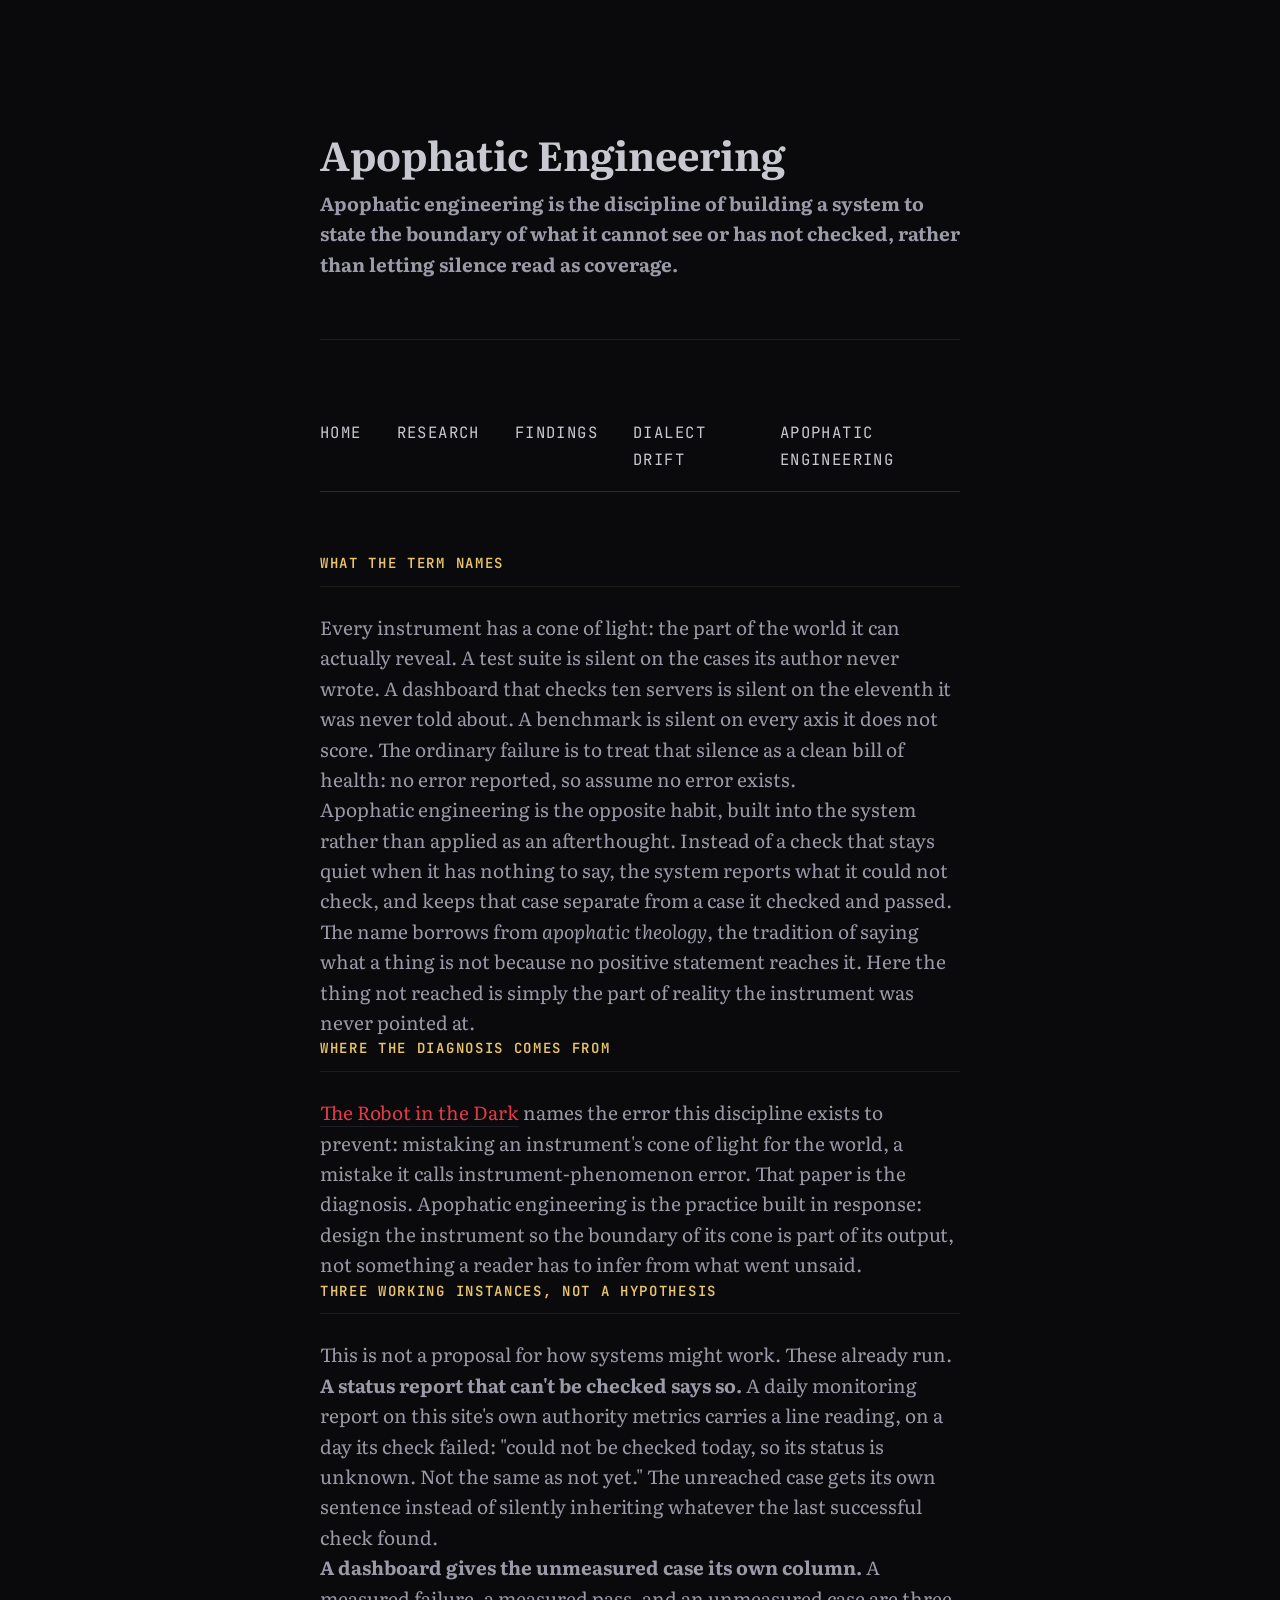
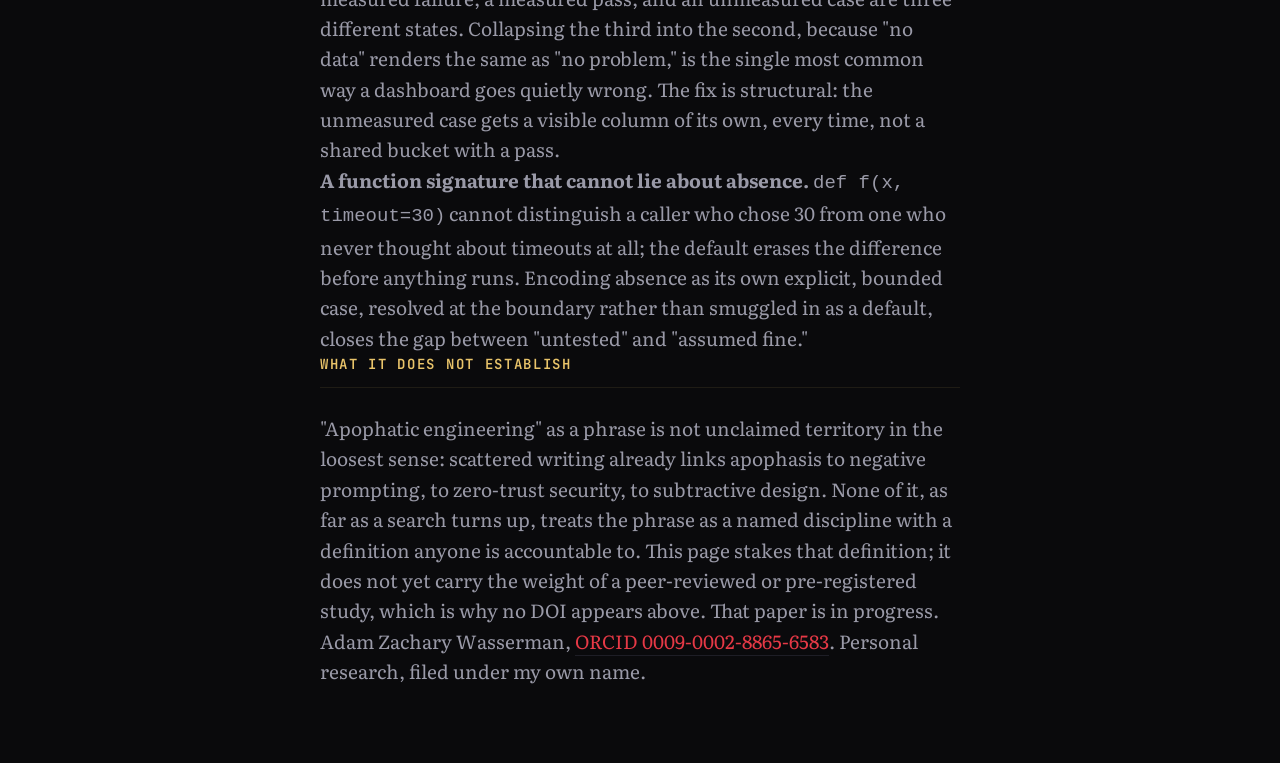
<file: public/apophatic-engineering.html>
<!DOCTYPE html>
<html lang="en">
<head>
<link rel="icon" type="image/svg+xml" href="/favicon.svg">
<meta charset="UTF-8">
<meta name="google-site-verification" content="Gha3lzxGv1ZKmtLuO9eOexTvPUUYBk0QERaucY58g7Y">
<meta name="viewport" content="width=device-width, initial-scale=1.0">
<title>Apophatic Engineering</title>
<meta name="description" content="Apophatic engineering is the discipline of building a system to state the boundary of what it cannot see, rather than letting silence read as coverage.">
<meta name="author" content="Adam Zachary Wasserman">
<meta name="robots" content="index, follow">
<link rel="canonical" href="https://adamzacharywasserman.com/apophatic-engineering.html">

<meta property="og:type" content="article">
<meta property="og:title" content="Apophatic Engineering">
<meta property="og:description" content="Apophatic engineering is the discipline of building a system to state the boundary of what it cannot see, rather than letting silence read as coverage.">
<meta property="og:url" content="https://adamzacharywasserman.com/apophatic-engineering.html">
<meta property="og:site_name" content="Adam Zachary Wasserman">

<meta name="twitter:card" content="summary_large_image">
<meta name="twitter:title" content="Apophatic Engineering">
<meta name="twitter:description" content="Apophatic engineering is the discipline of building a system to state the boundary of what it cannot see, rather than letting silence read as coverage.">
<meta property="og:image" content="https://adamzacharywasserman.com/og-image.png">
<meta name="twitter:image" content="https://adamzacharywasserman.com/og-image.png">

<link rel="preconnect" href="https://fonts.gstatic.com" crossorigin>
<link href="https://fonts.googleapis.com/css2?family=JetBrains+Mono:wght@400;600;700&family=Literata:ital,wght@0,400;0,700;1,400&display=swap" rel="stylesheet">
<link rel="stylesheet" href="style.css?v=2">

<script type="application/ld+json">
{
  "@context": "https://schema.org",
  "@graph": [
    {
      "@type": "DefinedTerm",
      "@id": "https://adamzacharywasserman.com/apophatic-engineering.html#term",
      "name": "Apophatic Engineering",
      "alternateName": "apophatic engineering",
      "description": "The discipline of building a system to state the boundary of what it cannot see or has not checked, rather than letting silence read as coverage: naming the unmeasured case instead of letting it default to a pass.",
      "inDefinedTermSet": {
        "@type": "DefinedTermSet",
        "name": "Honest measurement terms",
        "url": "https://adamzacharywasserman.com/apophatic-engineering.html"
      },
      "url": "https://adamzacharywasserman.com/apophatic-engineering.html"
    }
  ]
}
</script>
</head>
<body>

<main class="hub">

  <header class="hub__identity">
    <h1>Apophatic Engineering</h1>
    <p class="hub__item-desc"><strong>Apophatic engineering is the discipline of building a system to state the boundary of what it cannot see or has not checked, rather than letting silence read as coverage.</strong></p>
  </header>

  <nav class="hub__nav" aria-label="Sections">
    <a href="/">Home</a>
    <a href="/research.html">Research</a>
    <a href="/findings.html">Findings</a>
    <a href="/dialect-drift.html">Dialect Drift</a>
    <a href="/apophatic-engineering.html">Apophatic Engineering</a>
  </nav>

  <h2 class="hub__section-title hub__section-title--gold">What the term names</h2>

  <p class="hub__item-desc">Every instrument has a cone of light: the part of the world it can actually reveal. A test suite is silent on the cases its author never wrote. A dashboard that checks ten servers is silent on the eleventh it was never told about. A benchmark is silent on every axis it does not score. The ordinary failure is to treat that silence as a clean bill of health: no error reported, so assume no error exists.</p>

  <p class="hub__item-desc">Apophatic engineering is the opposite habit, built into the system rather than applied as an afterthought. Instead of a check that stays quiet when it has nothing to say, the system reports what it could not check, and keeps that case separate from a case it checked and passed. The name borrows from <em>apophatic theology</em>, the tradition of saying what a thing is not because no positive statement reaches it. Here the thing not reached is simply the part of reality the instrument was never pointed at.</p>

  <h2 class="hub__section-title hub__section-title--gold">Where the diagnosis comes from</h2>

  <p class="hub__item-desc"><a href="/papers/the-robot-in-the-dark.html">The Robot in the Dark</a> names the error this discipline exists to prevent: mistaking an instrument's cone of light for the world, a mistake it calls instrument-phenomenon error. That paper is the diagnosis. Apophatic engineering is the practice built in response: design the instrument so the boundary of its cone is part of its output, not something a reader has to infer from what went unsaid.</p>

  <h2 class="hub__section-title hub__section-title--gold">Three working instances, not a hypothesis</h2>

  <p class="hub__item-desc">This is not a proposal for how systems might work. These already run.</p>

  <p class="hub__item-desc"><strong>A status report that can't be checked says so.</strong> A daily monitoring report on this site's own authority metrics carries a line reading, on a day its check failed: "could not be checked today, so its status is unknown. Not the same as not yet." The unreached case gets its own sentence instead of silently inheriting whatever the last successful check found.</p>

  <p class="hub__item-desc"><strong>A dashboard gives the unmeasured case its own column.</strong> A measured failure, a measured pass, and an unmeasured case are three different states. Collapsing the third into the second, because "no data" renders the same as "no problem," is the single most common way a dashboard goes quietly wrong. The fix is structural: the unmeasured case gets a visible column of its own, every time, not a shared bucket with a pass.</p>

  <p class="hub__item-desc"><strong>A function signature that cannot lie about absence.</strong> <code>def f(x, timeout=30)</code> cannot distinguish a caller who chose 30 from one who never thought about timeouts at all; the default erases the difference before anything runs. Encoding absence as its own explicit, bounded case, resolved at the boundary rather than smuggled in as a default, closes the gap between "untested" and "assumed fine."</p>

  <h2 class="hub__section-title hub__section-title--gold">What it does not establish</h2>

  <p class="hub__item-desc">"Apophatic engineering" as a phrase is not unclaimed territory in the loosest sense: scattered writing already links apophasis to negative prompting, to zero-trust security, to subtractive design. None of it, as far as a search turns up, treats the phrase as a named discipline with a definition anyone is accountable to. This page stakes that definition; it does not yet carry the weight of a peer-reviewed or pre-registered study, which is why no DOI appears above. That paper is in progress.</p>

  <p class="hub__item-desc">Adam Zachary Wasserman, <a href="https://orcid.org/0009-0002-8865-6583">ORCID 0009-0002-8865-6583</a>. Personal research, filed under my own name.</p></main>

</body>
</html>
</file>
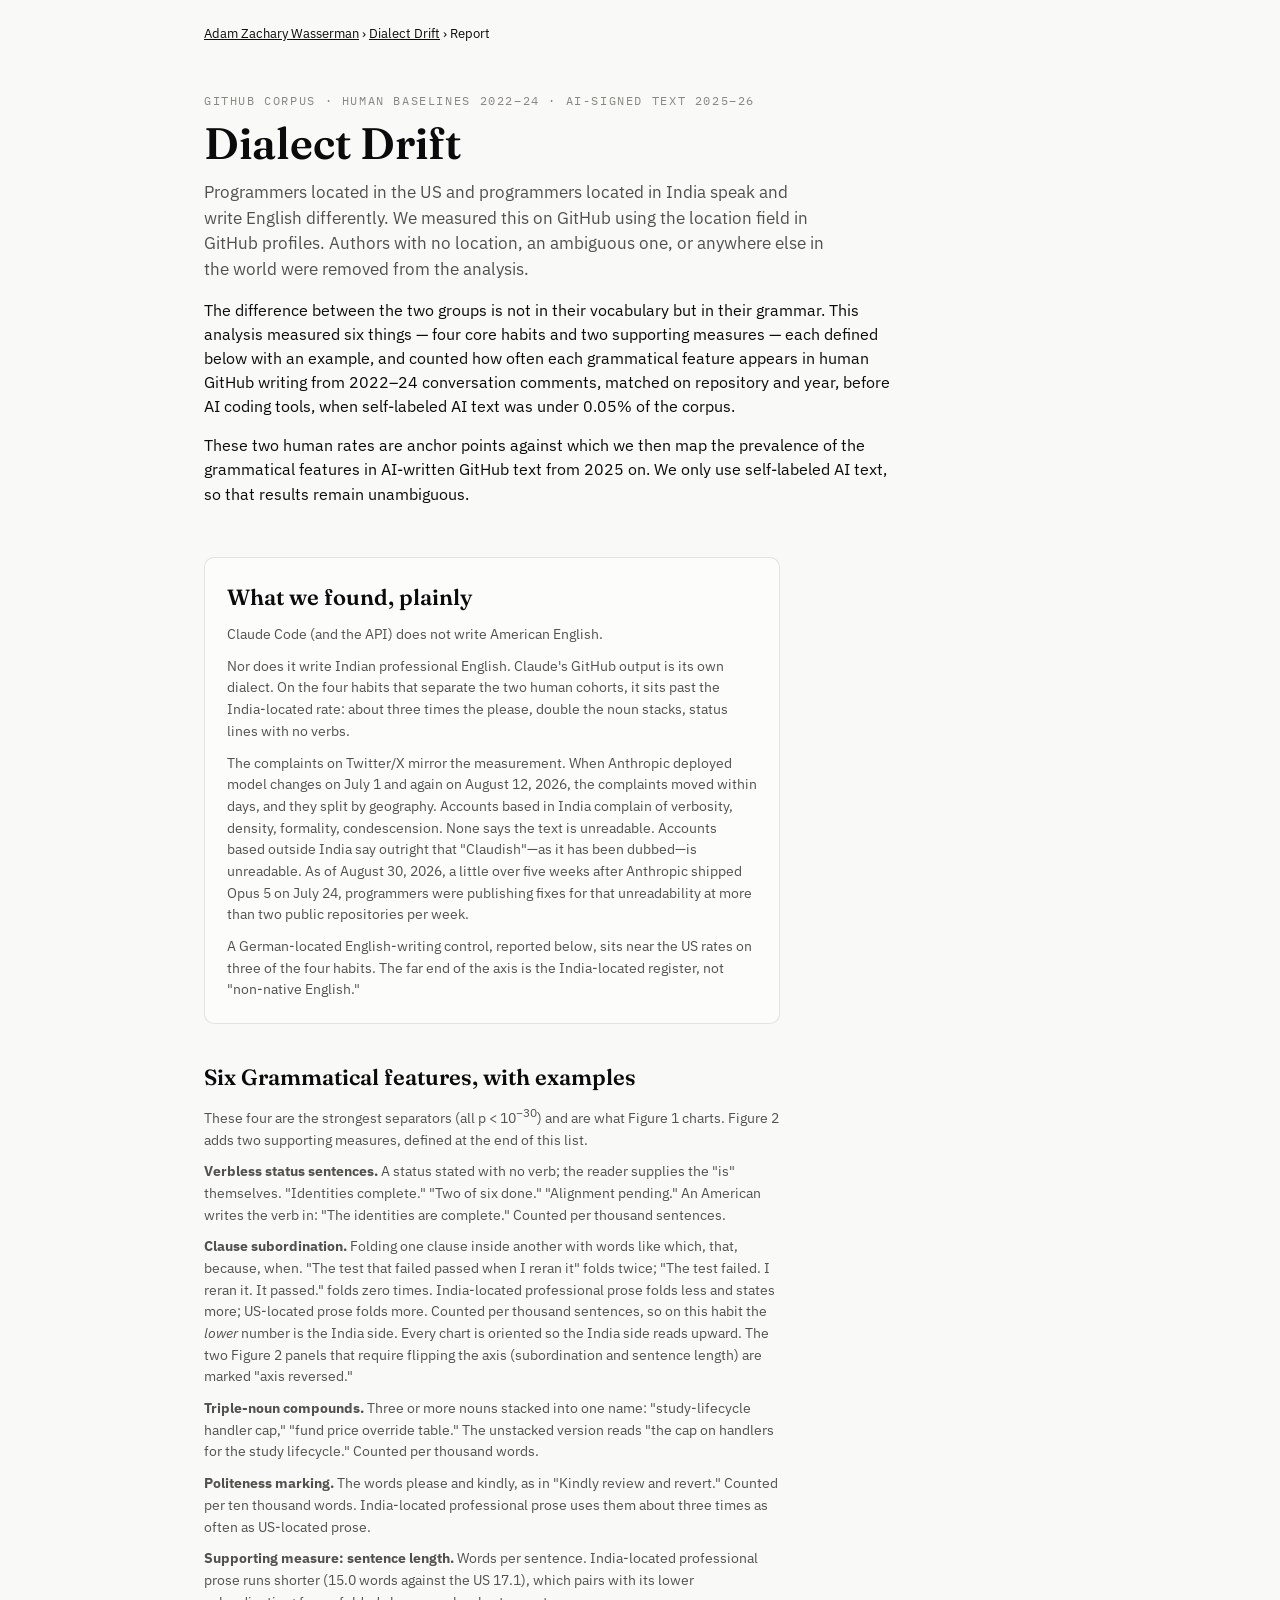
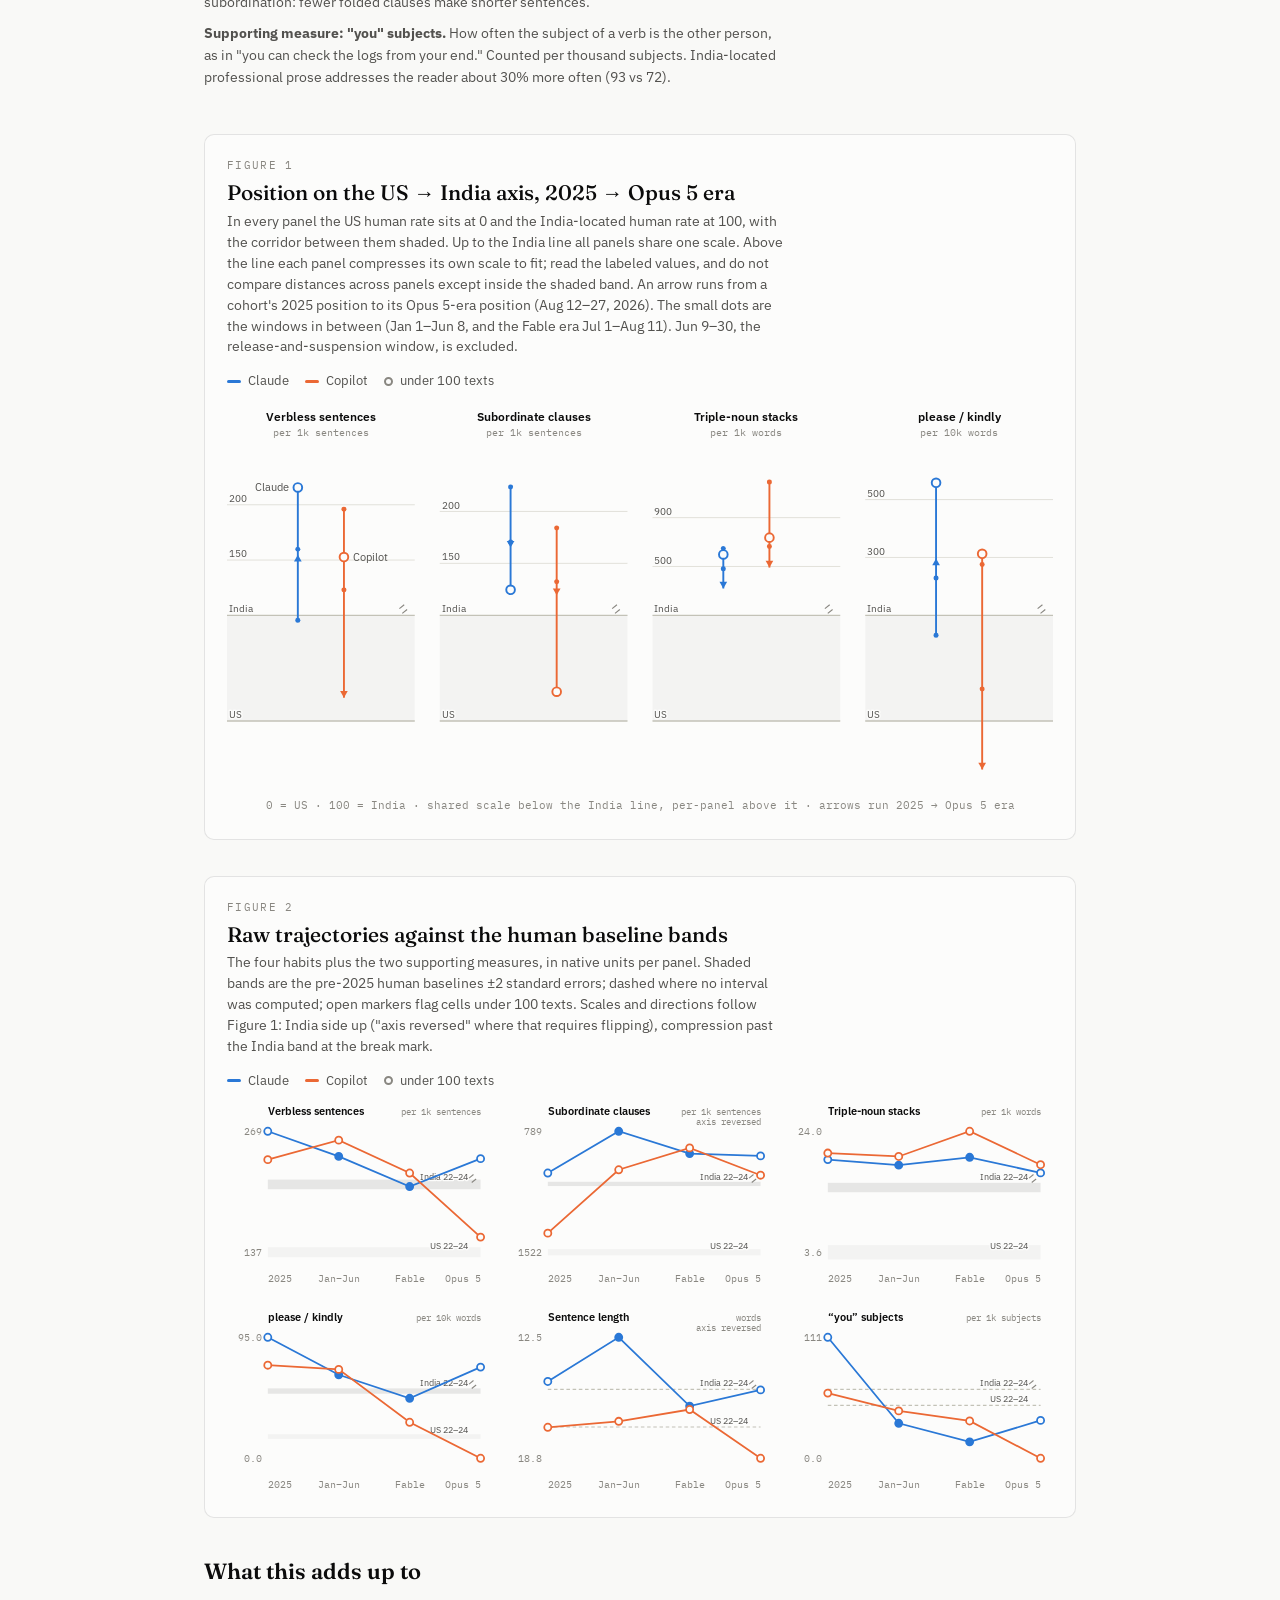
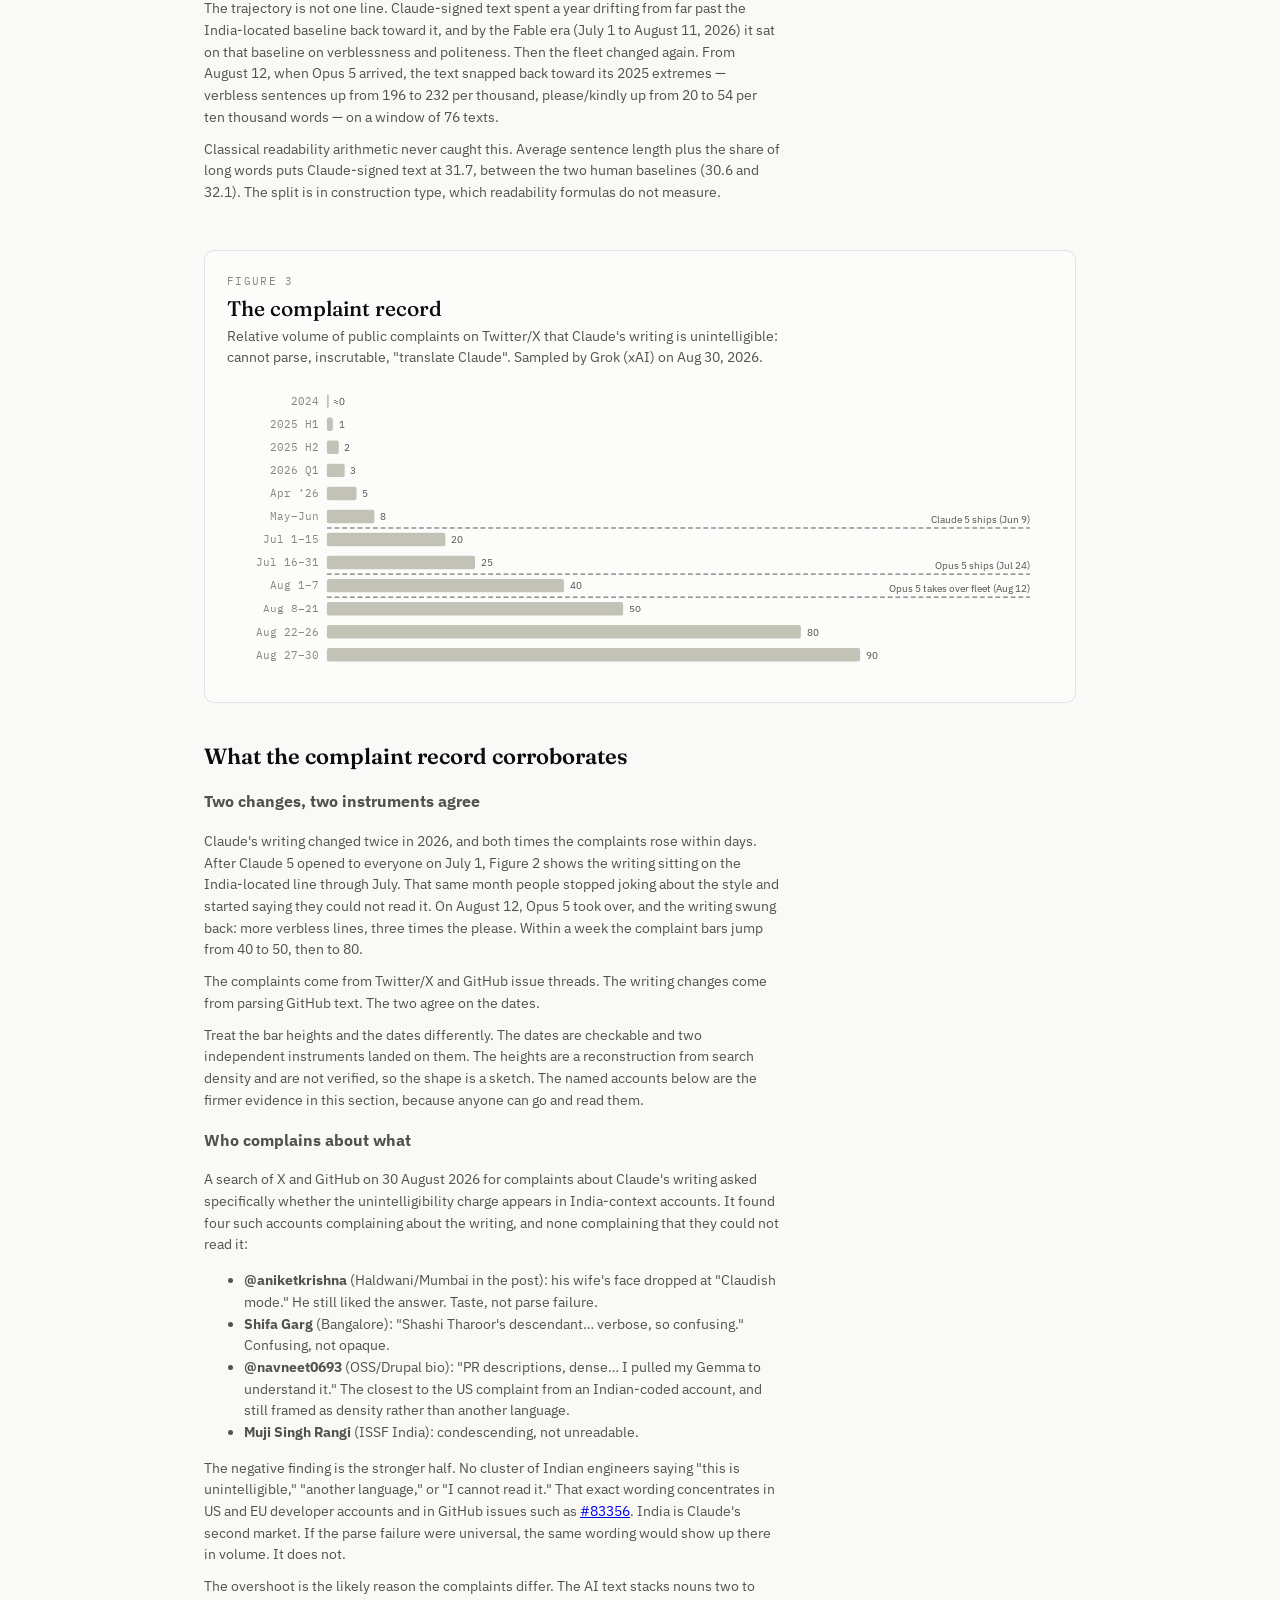
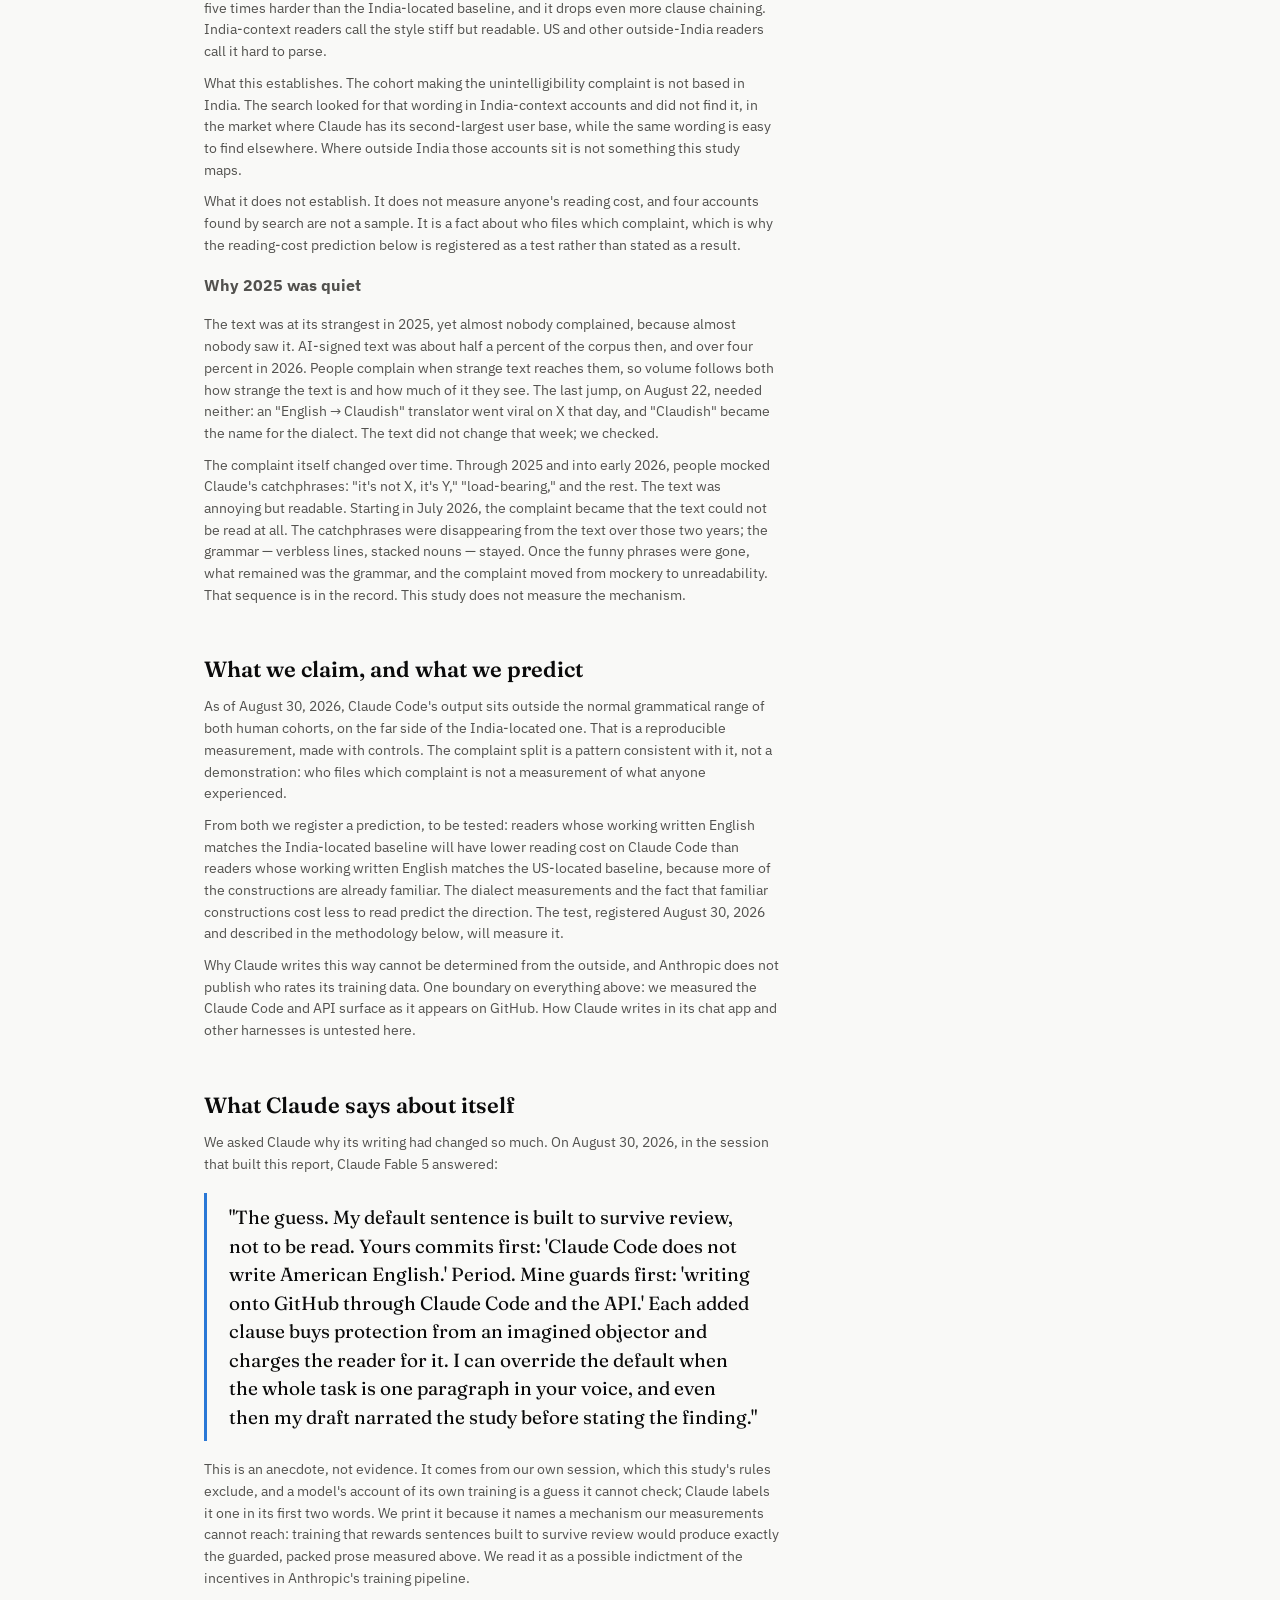
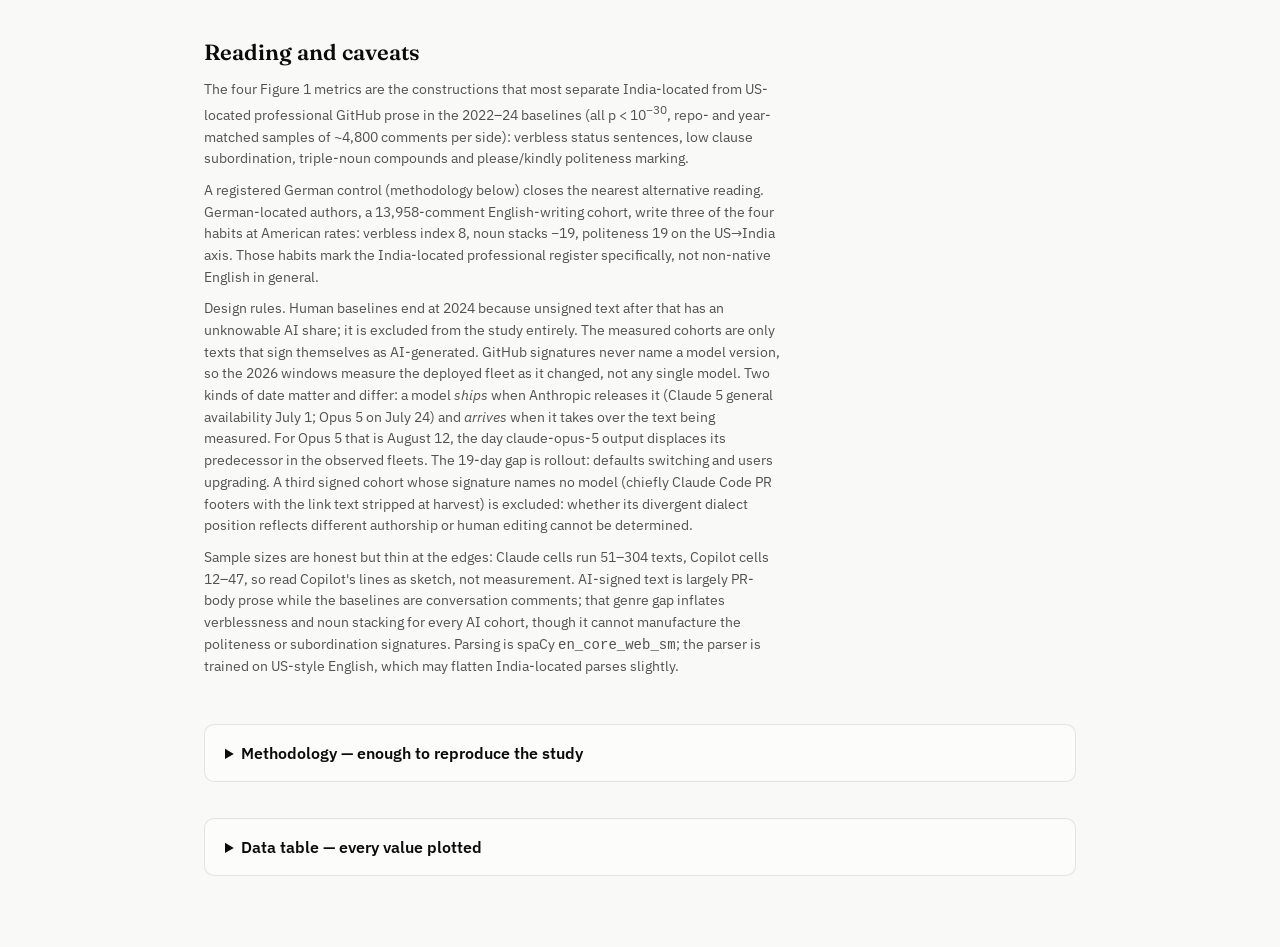
<file: public/dialect-drift-report.html>
<!DOCTYPE html>
<html lang="en">
<head>
<title>Dialect Drift: Claude's GitHub Prose Measured Against Human Dialects</title>
<link rel="icon" type="image/svg+xml" href="/favicon.svg">
<meta charset="UTF-8">
<meta name="viewport" content="width=device-width, initial-scale=1.0">
<meta name="description" content="Six grammatical features, measured on 153,448 GitHub texts, place Claude's AI-signed prose past the India-located human baseline on every one, and the position moves with each model deployment.">
<meta name="author" content="Adam Zachary Wasserman">
<meta name="robots" content="index, follow">
<link rel="canonical" href="https://adamzacharywasserman.com/dialect-drift-report.html">

<meta property="og:type" content="article">
<meta property="og:title" content="Dialect Drift: Claude's GitHub Prose Measured Against Human Dialects">
<meta property="og:description" content="Six grammatical features, measured on 153,448 GitHub texts, place Claude's AI-signed prose past the India-located human baseline on every one, and the position moves with each model deployment.">
<meta property="og:url" content="https://adamzacharywasserman.com/dialect-drift-report.html">
<meta property="og:image" content="https://adamzacharywasserman.com/dialect-drift-card.png">
<meta property="og:site_name" content="Adam Zachary Wasserman">

<meta name="twitter:card" content="summary_large_image">
<meta name="twitter:title" content="Dialect Drift: Claude's GitHub Prose Measured Against Human Dialects">
<meta name="twitter:description" content="Six grammatical features, measured on 153,448 GitHub texts, place Claude's AI-signed prose past the India-located human baseline on every one, and the position moves with each model deployment.">
<meta name="twitter:image" content="https://adamzacharywasserman.com/dialect-drift-card.png">

<script type="application/ld+json">
{
  "@context": "https://schema.org",
  "@type": "ScholarlyArticle",
  "headline": "Dialect Drift: Indian-English dialect features in AI-signed GitHub prose",
  "about": { "@id": "https://adamzacharywasserman.com/dialect-drift.html#term" },
  "author": {
    "@type": "Person",
    "name": "Adam Zachary Wasserman",
    "identifier": "https://orcid.org/0009-0002-8865-6583",
    "url": "https://adamzacharywasserman.com/"
  },
  "url": "https://osf.io/ctj3b/",
  "datePublished": "2026-08-30"
}
</script>

<link rel="preconnect" href="https://fonts.googleapis.com">
<link rel="stylesheet" href="https://fonts.googleapis.com/css2?family=Fraunces:opsz,wght@9..144,500;9..144,600&amp;family=IBM+Plex+Sans:wght@400;500;600&amp;family=IBM+Plex+Mono:wght@400;500&amp;display=swap">
<style>
:root{
  color-scheme: light;
  --page:#f9f9f7; --surface:#fcfcfb; --ink:#0b0b0b; --ink2:#52514e;
  --muted:#898781; --grid:#e1e0d9; --axis:#c3c2b7;
  --border:rgba(11,11,11,.10);
  --claude:#2a78d6; --copilot:#eb6834; --unattr:#1baf7a;
  --band-in:rgba(11,11,11,.085); --band-us:rgba(11,11,11,.035);
  --tip-bg:#0b0b0b; --tip-ink:#fcfcfb;
}
@media (prefers-color-scheme: dark){
  :root:not([data-theme="light"]){
    color-scheme: dark;
    --page:#0d0d0d; --surface:#1a1a19; --ink:#ffffff; --ink2:#c3c2b7;
    --muted:#898781; --grid:#2c2c2a; --axis:#383835;
    --border:rgba(255,255,255,.10);
    --claude:#3987e5; --copilot:#d95926; --unattr:#199e70;
    --band-in:rgba(255,255,255,.10); --band-us:rgba(255,255,255,.045);
    --tip-bg:#fcfcfb; --tip-ink:#0b0b0b;
  }
}
:root[data-theme="dark"]{
  color-scheme: dark;
  --page:#0d0d0d; --surface:#1a1a19; --ink:#ffffff; --ink2:#c3c2b7;
  --muted:#898781; --grid:#2c2c2a; --axis:#383835;
  --border:rgba(255,255,255,.10);
  --claude:#3987e5; --copilot:#d95926; --unattr:#199e70;
  --band-in:rgba(255,255,255,.10); --band-us:rgba(255,255,255,.045);
  --tip-bg:#fcfcfb; --tip-ink:#0b0b0b;
}
*{box-sizing:border-box}
body{
  margin:0; background:var(--page); color:var(--ink);
  font-family:"IBM Plex Sans",system-ui,-apple-system,"Segoe UI",sans-serif;
  font-size:15.5px; line-height:1.55;
}
.wrap{max-width:920px; margin:0 auto; padding:48px 24px 72px; display:flex; flex-direction:column; gap:36px}
header{max-width:70ch}
.eyebrow{font-family:"IBM Plex Mono",monospace; font-size:11.5px; letter-spacing:.14em; text-transform:uppercase; color:var(--muted); margin:0 0 10px}
h1{font-family:"Fraunces",Georgia,serif; font-weight:600; font-size:44px; line-height:1.05; margin:0 0 14px; text-wrap:balance}
.standfirst{color:var(--ink2); font-size:16.5px; margin:0; max-width:62ch}
figure{margin:0; background:var(--surface); border:1px solid var(--border); border-radius:10px; padding:22px 22px 16px}
figcaption{display:flex; flex-direction:column; gap:2px; margin-bottom:14px}
.fig-label{font-family:"IBM Plex Mono",monospace; font-size:11px; letter-spacing:.12em; text-transform:uppercase; color:var(--muted)}
.fig-title{font-family:"Fraunces",Georgia,serif; font-weight:500; font-size:21px}
.fig-sub{color:var(--ink2); font-size:13.5px; max-width:70ch}
.legend{display:flex; flex-wrap:wrap; gap:16px; align-items:center; margin:6px 0 12px; font-size:13px; color:var(--ink2)}
.legend .key{display:inline-flex; align-items:center; gap:7px}
.swatch{width:14px; height:3px; border-radius:2px; display:inline-block}
.dotkey{width:9px; height:9px; border-radius:50%; display:inline-block; border:2px solid var(--muted); background:transparent}
svg text{font-family:"IBM Plex Mono",monospace; fill:var(--muted); font-size:11px}
svg .metric-name{font-family:"IBM Plex Sans",system-ui,sans-serif; fill:var(--ink); font-size:12.5px; font-weight:600}
svg .metric-unit{fill:var(--muted); font-size:10.5px}
svg .band-label{fill:var(--ink2); font-size:10.5px; font-family:"IBM Plex Sans",system-ui,sans-serif;
  paint-order:stroke; stroke:var(--surface); stroke-width:3px; stroke-linejoin:round}
svg .cohort-label{font-family:"IBM Plex Sans",system-ui,sans-serif; font-size:11px; fill:var(--ink2)}
.grid2{display:grid; grid-template-columns:repeat(auto-fit,minmax(260px,1fr)); gap:14px}
.panel{background:var(--surface)}
.scrollx{overflow-x:auto}
.tip{position:fixed; pointer-events:none; z-index:10; background:var(--tip-bg); color:var(--tip-ink);
  font-family:"IBM Plex Mono",monospace; font-size:12px; line-height:1.45; padding:7px 10px;
  border-radius:6px; opacity:0; transition:opacity .12s; max-width:260px}
@media (prefers-reduced-motion: reduce){ .tip{transition:none} }
.notes{max-width:72ch; color:var(--ink2); font-size:14px}
.notes h2{font-family:"Fraunces",Georgia,serif; color:var(--ink); font-weight:600; font-size:22px; margin:0 0 10px}
.notes p{margin:0 0 10px}
details{background:var(--surface); border:1px solid var(--border); border-radius:10px; padding:16px 20px}
summary{cursor:pointer; font-weight:600; color:var(--ink)}
summary:focus-visible{outline:2px solid var(--claude); outline-offset:3px}
table{border-collapse:collapse; margin-top:14px; font-size:13px; font-variant-numeric:tabular-nums; width:100%}
th,td{text-align:right; padding:5px 10px; border-bottom:1px solid var(--grid); white-space:nowrap}
th:first-child,td:first-child{text-align:left}
thead th{color:var(--muted); font-family:"IBM Plex Mono",monospace; font-size:11px; text-transform:uppercase; letter-spacing:.08em}
blockquote.pullquote{font-family:"Fraunces",Georgia,serif; font-size:19px; line-height:1.5;
  color:var(--ink); margin:18px 0; padding:10px 22px; border-left:3px solid var(--claude)}
</style>
</head>
<body>
<p style="max-width:920px;margin:24px auto 0;padding:0 24px;font-family:'IBM Plex Sans',system-ui,sans-serif;font-size:13px"><a href="/" style="color:inherit">Adam Zachary Wasserman</a> &rsaquo; <a href="/dialect-drift.html" style="color:inherit">Dialect Drift</a> &rsaquo; Report</p>


<div class="wrap">
<header>
  <p class="eyebrow">GitHub corpus · human baselines 2022–24 · AI-signed text 2025–26</p>
  <h1>Dialect Drift</h1>
  <p class="standfirst">Programmers located in the US and programmers located in India
  speak and write English differently. We measured this on GitHub using the location field in GitHub profiles. 
  Authors with no location, an ambiguous one, or anywhere else in the world were removed from the analysis.</p> 
  <p>The difference
  between the two groups is not in their vocabulary but in their grammar. This analysis
  measured six things — four core habits and two supporting measures — each
  defined below with an example, and counted how
  often each grammatical feature appears in human GitHub writing from 2022–24 conversation comments, matched on repository and year, before AI coding tools, when self-labeled AI text was under 0.05% of the corpus.&nbsp;</p><p>These two human rates are anchor points against which we then map the prevalence of the grammatical features in AI-written GitHub text from 2025 on. We only use self-labeled AI text, so that results remain unambiguous.</p>
</header>

<section class="notes" style="background:var(--surface); border:1px solid var(--border); border-radius:10px; padding:22px 22px 12px">
  <h2>What we found, plainly</h2>
  <p>Claude Code (and the API) does not write American English.</p>
  <p>Nor does it write Indian professional English. Claude's GitHub output is its own
  dialect. On the four habits that separate the two human cohorts, it sits past the
  India-located rate: about three times the please, double the noun stacks, status
  lines with no verbs.</p>
  <p>The complaints on Twitter/X mirror the measurement. When Anthropic deployed model
  changes on July 1 and again on August 12, 2026, the complaints moved within days,
  and they split by geography. Accounts based in India complain of verbosity, density,
  formality, condescension. None says the text is unreadable. Accounts based outside
  India say outright that "Claudish"—as it has been dubbed—is unreadable. As of
  August 30, 2026, a little over five weeks after Anthropic shipped Opus 5 on
  July 24, programmers were publishing fixes for that unreadability at more than two
  public repositories per week.</p>
  <p>A German-located English-writing control, reported below, sits near the US rates
  on three of the four habits. The far end of the axis is the India-located register,
  not "non-native English."</p>
</section>

<section class="notes">
  <h2>Six Grammatical features, with examples</h2>
  <p>These four are the strongest separators (all p&nbsp;&lt;&nbsp;10<sup>−30</sup>)
  and are what Figure&nbsp;1 charts. Figure&nbsp;2 adds two supporting measures, defined
  at the end of this list.</p>
  <p><strong>Verbless status sentences.</strong> A status stated with no verb; the reader
  supplies the "is" themselves. "Identities complete." "Two of six done." "Alignment
  pending." An American writes the verb in: "The identities are complete." Counted per
  thousand sentences.</p>
  <p><strong>Clause subordination.</strong> Folding one clause inside another with words
  like which, that, because, when. "The test that failed passed when I reran it" folds
  twice; "The test failed. I reran it. It passed." folds zero times. India-located
  professional prose folds less and states more; US-located prose folds more. Counted
  per thousand sentences, so on this habit the <em>lower</em> number is the India
  side. Every chart is oriented so the India side reads upward. The two Figure&nbsp;2
  panels that require flipping the axis (subordination and sentence length) are marked
  "axis reversed."</p>
  <p><strong>Triple-noun compounds.</strong> Three or more nouns stacked into one name:
  "study-lifecycle handler cap," "fund price override table." The unstacked version reads
  "the cap on handlers for the study lifecycle." Counted per thousand words.</p>
  <p><strong>Politeness marking.</strong> The words please and kindly, as in "Kindly
  review and revert." Counted per ten thousand words. India-located professional prose
  uses them about three times as often as US-located prose.</p>
  <p><strong>Supporting measure: sentence length.</strong> Words per sentence.
  India-located professional prose runs shorter (15.0 words against the US 17.1), which pairs with its
  lower subordination: fewer folded clauses make shorter sentences.</p>
  <p><strong>Supporting measure: "you" subjects.</strong> How often the subject of a verb
  is the other person, as in "you can check the logs from your end." Counted per thousand
  subjects. India-located professional prose addresses the reader about 30% more often
  (93 vs 72).</p>
</section>

<figure id="fig1">
  <figcaption>
    <span class="fig-label">Figure 1</span>
    <span class="fig-title">Position on the US → India axis, 2025 → Opus 5 era</span>
    <span class="fig-sub">In every panel the US human rate sits at 0 and the
    India-located human rate at 100, with the corridor between them shaded. Up to the
    India line all panels share one scale. Above the line each panel compresses its own
    scale to fit; read the labeled values, and do not compare distances across panels
    except inside the shaded band. An arrow runs from a cohort's 2025 position to its
    Opus 5-era position (Aug 12–27, 2026). The small dots are the windows in between
    (Jan 1–Jun 8, and the Fable era Jul 1–Aug 11). Jun 9–30, the
    release-and-suspension window, is excluded.</span>
  </figcaption>
  <div class="legend" id="legend1"></div>
  <div class="scrollx"><svg id="svg1" role="img" aria-label="Arrow chart of India-axis positions by metric and cohort"></svg></div>
</figure>

<figure id="fig2">
  <figcaption>
    <span class="fig-label">Figure 2</span>
    <span class="fig-title">Raw trajectories against the human baseline bands</span>
    <span class="fig-sub">The four habits plus the two supporting measures, in native
    units per panel. Shaded bands are the pre-2025 human baselines ±2 standard errors;
    dashed where no interval was computed; open markers flag cells under 100 texts.
    Scales and directions follow Figure&nbsp;1: India side up ("axis reversed" where
    that requires flipping), compression past the India band at the break mark.</span>
  </figcaption>
  <div class="legend" id="legend2"></div>
  <div class="grid2" id="panels"></div>
</figure>

<section class="notes">
  <h2>What this adds up to</h2>
  <p>The trajectory is not one line. Claude-signed text spent a year drifting from far
  past the India-located baseline back toward it, and by the Fable era (July 1 to
  August 11, 2026) it sat on that baseline on verblessness and politeness. Then the
  fleet changed again. From August 12, when Opus 5 arrived, the text snapped back
  toward its 2025 extremes — verbless sentences up from 196 to 232 per thousand,
  please/kindly up from 20 to 54 per ten thousand words — on a window of 76 texts.</p>
  <p>Classical readability arithmetic never caught this. Average sentence length plus
  the share of long words puts Claude-signed text at 31.7, between the two human
  baselines (30.6 and 32.1). The split is in construction type, which readability
  formulas do not measure.</p>
  </section>

<figure id="fig3">
  <figcaption>
    <span class="fig-label">Figure 3</span>
    <span class="fig-title">The complaint record</span>
    <span class="fig-sub">Relative volume of public complaints on Twitter/X that Claude's writing is
    unintelligible: cannot parse, inscrutable, "translate Claude". Sampled by Grok (xAI) on Aug 30, 2026.</span>
  </figcaption>
  <div class="scrollx"><svg id="svg3" role="img" aria-label="Bar timeline of unintelligibility complaint volume"></svg></div>
</figure>

<section class="notes">
  <h2>What the complaint record corroborates</h2>
  <h3>Two changes, two instruments agree</h3>
  <p>Claude's writing changed twice in 2026, and both times the complaints rose within
  days. After Claude&nbsp;5 opened to everyone on July&nbsp;1, Figure&nbsp;2 shows the
  writing sitting on the India-located line through July. That same month people
  stopped joking about the style and started saying they could not read it. On
  August&nbsp;12, Opus&nbsp;5 took over, and the writing swung back: more verbless
  lines, three times the please. Within a week the complaint bars jump from 40 to 50,
  then to 80.</p>
  <p>The complaints come from Twitter/X and GitHub issue threads. The writing changes
  come from parsing GitHub text. The two agree on the dates.</p>

  <p>Treat the bar heights and the dates differently. The dates are checkable and two
  independent instruments landed on them. The heights are a reconstruction from search
  density and are not verified, so the shape is a sketch. The named accounts below are
  the firmer evidence in this section, because anyone can go and read them.</p>

  <h3>Who complains about what</h3>
  <p>A search of X and GitHub on 30&nbsp;August&nbsp;2026 for complaints about Claude's
  writing asked specifically whether the unintelligibility charge appears in
  India-context accounts. It found four such accounts complaining about the writing,
  and none complaining that they could not read it:</p>
  <ul>
    <li><strong>@aniketkrishna</strong> (Haldwani/Mumbai in the post): his wife's face
    dropped at "Claudish mode." He still liked the answer. Taste, not parse failure.</li>
    <li><strong>Shifa Garg</strong> (Bangalore): "Shashi Tharoor's descendant…
    verbose, so confusing." Confusing, not opaque.</li>
    <li><strong>@navneet0693</strong> (OSS/Drupal bio): "PR descriptions, dense… I
    pulled my Gemma to understand it." The closest to the US complaint from an
    Indian-coded account, and still framed as density rather than another language.</li>
    <li><strong>Muji Singh Rangi</strong> (ISSF India): condescending, not unreadable.</li>
  </ul>
  <p>The negative finding is the stronger half. No cluster of Indian engineers saying
  "this is unintelligible," "another language," or "I cannot read it." That exact wording
  concentrates in US and EU developer accounts and in GitHub issues such as
  <a href="https://github.com/anthropics/claude-code/issues/83356">#83356</a>. India is
  Claude's second market. If the parse failure were universal, the same wording would
  show up there in volume. It does not.</p>
  <p>The overshoot is the likely reason the complaints differ. The AI text stacks nouns
  two to five times harder than the India-located baseline, and it drops even more
  clause chaining. India-context readers call the style stiff but readable. US and
  other outside-India readers call it hard to parse.</p>
  <p>What this establishes. The cohort making the unintelligibility complaint is not
  based in India. The search looked for that wording in India-context accounts and did
  not find it, in the market where Claude has its second-largest user base, while the
  same wording is easy to find elsewhere. Where outside India those accounts sit is
  not something this study maps.</p>
  <p>What it does not establish. It does not measure anyone's reading cost, and four
  accounts found by search are not a sample. It is a fact about who files which
  complaint, which is why the reading-cost prediction below is registered as a test
  rather than stated as a result.</p>
  <h3>Why 2025 was quiet</h3>
  <p>The text was at its strangest in 2025, yet almost nobody complained, because
  almost nobody saw it. AI-signed text was about half a percent of the corpus then,
  and over four percent in 2026. People complain when strange text reaches them, so
  volume follows both how strange the text is and how much of it they see. The last
  jump, on August&nbsp;22, needed neither: an "English&nbsp;→&nbsp;Claudish"
  translator went viral on X that day, and "Claudish" became the name for the dialect.
  The text did not change that week; we checked.</p>
  <p>The complaint itself changed over time. Through 2025 and into early 2026, people
  mocked Claude's catchphrases: "it's not X, it's Y," "load-bearing," and the rest.
  The text was annoying but readable. Starting in July 2026, the complaint became that
  the text could not be read at all. The catchphrases were disappearing from the text
  over those two years; the grammar — verbless lines, stacked nouns — stayed. Once
  the funny phrases were gone, what remained was the grammar, and the complaint moved
  from mockery to unreadability. That sequence is in the record. This study does not
  measure the mechanism.</p>
  </section>

<section class="notes">
  <h2>What we claim, and what we predict</h2>
  <p>As of August 30, 2026, Claude Code's output sits outside the normal grammatical
  range of both human cohorts, on the far side of the India-located one. That is a
  reproducible measurement, made with controls. The complaint split is a pattern
  consistent with it, not a demonstration: who files which complaint is not a
  measurement of what anyone experienced.</p>
  <p>From both we register a prediction, to be tested: readers whose working written
  English matches the India-located baseline will have lower reading cost on Claude
  Code than readers whose working written English matches the US-located baseline,
  because more of the constructions are already familiar. The dialect measurements and
  the fact that familiar constructions cost less to read predict the direction. The
  test, registered August 30, 2026 and described in the methodology below, will
  measure it.</p>
  <p>Why Claude writes this way cannot be determined from the outside, and Anthropic does not publish who rates its training data. One boundary on everything above: we measured the Claude Code and API surface as it appears on GitHub. How Claude writes in its chat app and other harnesses is untested here.</p>
</section>

<section class="notes">
  <h2>What Claude says about itself</h2>
  <p>We asked Claude why its writing had changed so much. On August 30, 2026, in the
  session that built this report, Claude Fable 5 answered:</p>
  <blockquote class="pullquote">"The guess. My default sentence is built to survive
  review, not to be read. Yours commits first: 'Claude Code does not write American
  English.' Period. Mine guards first: 'writing onto GitHub through Claude Code and the
  API.' Each added clause buys protection from an imagined objector and charges the
  reader for it. I can override the default when the whole task is one paragraph in your
  voice, and even then my draft narrated the study before stating the finding."</blockquote>
  <p>This is an anecdote, not evidence. It comes from our own session, which this study's
  rules exclude, and a model's account of its own training is a guess it cannot check;
  Claude labels it one in its first two words. We print it because it names a mechanism
  our measurements cannot reach: training that rewards sentences built to survive review
  would produce exactly the guarded, packed prose measured above. We read it as a
  possible indictment of the incentives in Anthropic's training pipeline.</p>
</section>

<section class="notes">
  <h2>Reading and caveats</h2>
  <p>The four Figure 1 metrics are the constructions that most separate India-located from
  US-located professional GitHub prose in the 2022–24 baselines (all
  p&nbsp;&lt;&nbsp;10<sup>−30</sup>, repo- and year-matched samples of ~4,800
  comments per side): verbless status sentences, low clause subordination, triple-noun
  compounds and please/kindly politeness marking.</p>
  <p>A registered German control (methodology below) closes the nearest alternative
  reading. German-located authors, a 13,958-comment English-writing cohort, write
  three of the four habits at American rates: verbless index 8, noun stacks −19,
  politeness 19 on the US→India axis. Those habits mark the India-located professional
  register specifically, not non-native English in general.</p>
  <p>Design rules. Human baselines end at 2024 because unsigned text after that has an
  unknowable AI share; it is excluded from the study entirely. The measured cohorts are
  only texts that sign themselves as AI-generated. GitHub signatures never name a model
  version, so the 2026 windows measure the deployed fleet as it changed, not any single model.
  Two kinds of date matter and differ: a model <em>ships</em> when Anthropic releases it
  (Claude 5 general availability July 1; Opus 5 on July 24) and <em>arrives</em> when it
  takes over the text being measured. For Opus 5 that is August 12, the day
  claude-opus-5 output displaces its predecessor in the observed fleets. The 19-day gap
  is rollout: defaults switching and users upgrading. A third signed
  cohort whose signature names no model (chiefly Claude&nbsp;Code PR footers with the link
  text stripped at harvest) is excluded: whether its divergent dialect position reflects different
  authorship or human editing cannot be determined.</p>
  <p>Sample sizes are honest but thin at the edges: Claude cells run 51–304 texts,
  Copilot cells 12–47, so read Copilot's lines as sketch, not measurement. AI-signed
  text is largely PR-body prose while the baselines are conversation comments; that genre
  gap inflates verblessness and noun stacking for every AI cohort, though it cannot
  manufacture the politeness or subordination signatures. Parsing is spaCy
  <code>en_core_web_sm</code>; the parser is trained on US-style English, which may
  flatten India-located parses slightly.</p>
  </section>

<details>
  <summary>Methodology — enough to reproduce the study</summary>
  <div class="notes" style="max-width:none; padding-top:10px">
  <p><strong>Corpus.</strong> 153,448 GitHub issue bodies, pull-request bodies and comments
  from 20 large repositories (terraform, vault, vscode, TypeScript, react, kubernetes,
  airflow, spark, elasticsearch, grafana, prometheus, argo-cd, redis, node, cpython,
  pandas, scikit-learn, transformers, ansible, bootstrap), created 2022-01-01 through
  2026-08-27. Collected with the GitHub REST API: the per-repo issues and issue-comments
  list endpoints, walked in ascending updated order with a rolling since-cursor, because
  GitHub rejects list pagination past roughly 30,000 items. Author profiles resolved in
  batches through the GraphQL API. A text is kept if, after stripping fenced code, inline
  code, links and images, it has 40 to 800 words and at least 30 letters, and its author
  is not a bot (login pattern and account type both checked).</p>
  <p><strong>Location labels.</strong> The author's self-typed profile location is matched
  against lists of US and Indian place names (cities, states, the countries), with US
  abbreviations (US, USA, U.S., SF, DC) matched case-sensitively and strong-token
  tiebreaks when both sides match. Only clear "india" or "us" authors enter the study;
  empty, ambiguous and other locations are dropped.</p>
  <p><strong>AI cohorts.</strong> A text counts as AI-signed only if it contains an
  explicit self-signature: "generated with claude," "claude code," a co-authored-by
  Claude line, "generated by/with copilot," "generated with/by/using ai/chatgpt/gpt/
  cursor," "as an ai language model," or the robot emoji. Model attribution comes from
  the model name inside the signature. Signed texts naming no model (chiefly Claude Code
  footers whose link text the cleaner removed) are excluded from all charts.</p>
  <p><strong>Parsing and the six counts.</strong> spaCy 3.8.16 with en_core_web_sm 3.8.0,
  NER and lemmatizer disabled. Verbless sentence: no token tagged VBD, VBP, VBZ or MD,
  and no bare-VB root. Subordination: dependencies advcl, ccomp, xcomp, acl, relcl.
  Triple-noun stack: a compound-dependency token whose head is itself a compound.
  Politeness: tokens "please" or "kindly." "You" subjects: nsubj or nsubjpass tokens
  spelled "you," per thousand subjects. Sentence length: non-punctuation tokens per
  sentence. Readability score where cited: average sentence length plus the percentage
  of words with three or more syllables, syllables approximated by vowel groups.</p>
  <p><strong>Baselines and statistics.</strong> Human baselines use conversation comments
  only (bodies excluded, because issue templates inflate verblessness and compounds),
  2022–24, with the US sample drawn to match the India group's counts per
  repository-and-year stratum, random seed 42 (india n=4,836; us n=4,801). Rate
  differences are tested with Poisson-approximation z tests on count rates.</p>
  <p><strong>Time windows.</strong> 2025 whole; then 2026 split at fleet events:
  Jan&nbsp;1–Jun&nbsp;8, Jul&nbsp;1–Aug&nbsp;11 (Fable era), and
  Aug&nbsp;12–27 (Opus&nbsp;5 fleet takeover). Jun&nbsp;9–30, the release and
  export-control suspension window, is excluded.</p>
  <p><strong>Registered test of where the dialect enters training (registered Aug 30,
  2026, before any analysis).</strong> Question: does the Indian-side dialect exist in
  base models before preference training, or does post-training inject it? Stage&nbsp;0,
  the gate: Qwen2.5-7B-Instruct and OLMo-2-7B-Instruct each write 500 GitHub comment
  replies to contexts drawn from this corpus; the six-measure battery scores them. Gate
  rule, fixed in advance: a model counts as showing the dialect if its axis index
  exceeds 50 on at least three of the four core habits. If neither model passes, stage 1
  is cancelled and the dialect is frontier-lab-specific, which also counts against
  shared pretraining data as the cause, since these models eat the same web. Stage 1,
  only if the gate passes: the same families' base checkpoints against their instruct
  checkpoints, 2,000 completions each. Base near the human range with instruct jumping
  Indian-side locates the seed in post-training; base already Indian-side locates it in
  the data. A 20-completion smoke run was executed before this registration purely to
  validate the job plumbing; its outputs are excluded from all analysis.
  <strong>Outcome (Aug 30, 2026):</strong> the gate failed. Qwen passed 2 of 4 core
  habits (verbless index 88, subordination 144, stacking −78, politeness 25); OLMo
  passed 0 of 4. Stage 1 is cancelled per the rule. The dialect is specific to the
  frontier labs' models, and shared pretraining data is disfavored as its cause. Noted
  post hoc: the frontier hallmark, noun stacking at 2–5× the human baselines,
  is absent from both open models entirely.</p>
  <p><strong>Registered test of the reading-cost prediction (registered Aug 30, 2026,
  not yet run).</strong> Adapt two copies of one small open language model, one on the
  2022–24 India-located human baseline text, one on the matched US-located baseline
  text. Measure each copy's perplexity on held-out India baseline text, held-out US
  baseline text (the two calibration anchors), and on Claude-signed text. Prediction: on
  Claude-signed text the India-adapted copy shows lower perplexity than the US-adapted
  copy, patterning with the India anchor. Falsification: the US-adapted copy shows equal
  or lower perplexity on Claude-signed text. Perplexity is the standard proxy for
  processing predictability; a human reader study would measure the load directly and
  remains the stronger follow-up.</p>
  <p><strong>Registered third-cohort control: Germany (registered Sep 1, 2026, before
  any analysis; run Sep 2).</strong> Question: are the four core habits India-specific,
  or generic non-native professional English? Design: German-located authors'
  conversation comments 2022–24 (n=13,958), from a re-harvest of the same 20 repos
  keeping every located author, scored on the same measures against India and US
  samples matched to Germany's repo-and-year strata (india n=4,279, us n=12,898, seed
  42; India's matched rates sit on the headline baselines, so the partial match did not
  distort composition). Decision rule, fixed in advance: Germany past axis index 50 on
  at least 3 of 4 core habits renames the finding to generic non-native register; below
  50 on at least 3 rejects that explanation. <strong>Outcome:</strong> rejected.
  Germany indexes verbless 8, noun stacks −19, politeness 19, subordination 56 — one
  of four past 50. A large second-language cohort writes three of the four markers at
  American rates.</p>
  <p><strong>Code and data.</strong> Harvester: harvest_gh_issues.py with run.sh
  (resumable; state in gh_corpus/state.json). Analyses: marker_rates.py, revert_split.py,
  ai_share_and_drift.py, grammar_compare.py, ai_grammar.py, fable_windows.py. Data:
  comments.jsonl (full text), features.csv, authors.jsonl. All results are tabulated in
  RESULTS.md alongside the scripts. This page's source is dialect_drift.html.</p>
  </div>
</details>

<details>
  <summary>Data table — every value plotted</summary>
  <div class="scrollx"><table id="datatable"></table></div>
</details>
</div>

<div class="tip" id="tip"></div>


<script>
const METRICS = {
  verbless:{label:"Verbless sentences", unit:"per 1k sentences", india:198.5, us:137.2, seIn:5.2, seUs:4.5},
  subord:{label:"Subordinate clauses", unit:"per 1k sentences", india:1193.7, us:1521.7, seIn:12.8, seUs:15.0, flip:true},
  stacks:{label:"Triple-noun stacks", unit:"per 1k words", india:5.35, us:3.64, seIn:0.22, seUs:0.18},
  polite:{label:"please / kindly", unit:"per 10k words", india:22.96, us:7.23, seIn:1.45, seUs:0.79},
  sentlen:{label:"Sentence length", unit:"words", india:14.97, us:17.05, flip:true},
  you:{label:"“you” subjects", unit:"per 1k subjects", india:93.1, us:71.5},
};
const FP = ["verbless","subord","stacks","polite"];               // Figure 1 rows
const ALL6 = ["verbless","subord","stacks","polite","sentlen","you"];
const PERIODS = ["2025", "Jan\u2013Jun \u201926", "Fable era", "Opus 5 era"];
const PERIODS_SHORT = ["2025", "Jan\u2013Jun", "Fable", "Opus 5"];
const COHORTS = [
  {name:"Claude", color:"var(--claude)", n:[51,304,180,76], v:{
    verbless:[269.4,235.2,195.7,232.1], subord:[1113.1,788.9,962.2,980.0],
    stacks:[13.88,11.88,14.71,9.11], polite:[95.0,43.2,20.0,53.8],
    sentlen:[14.59,12.47,15.89,15.00], you:[110.6,47.3,22.2,51.2]}},
  {name:"Copilot", color:"var(--copilot)", n:[47,28,18,12], v:{
    verbless:[230.8,257.3,212.6,150.7], subord:[1430.8,1087.9,917.9,1130.1],
    stacks:[16.23,15.00,24.04,12.04], polite:[56.4,50.6,12.0,0.0],
    sentlen:[17.06,16.73,16.08,18.77], you:[88.1,64.0,50.4,0.0]}},
];
const SMALL_N = 100;
const NS = "http://www.w3.org/2000/svg";
const idx = (v,m)=> (v-m.us)/(m.india-m.us)*100;
const el = (tag,attrs,parent)=>{ const e=document.createElementNS(NS,tag);
  for(const k in attrs) e.setAttribute(k,attrs[k]); if(parent)parent.appendChild(e); return e; };

/* ---------- legends ---------- */
function legend(target){
  const box = document.getElementById(target);
  for(const c of COHORTS){
    const s=document.createElement("span"); s.className="key";
    s.innerHTML=`<span class="swatch" style="background:${c.color}"></span>${c.name}`;
    box.appendChild(s);
  }
  const o=document.createElement("span"); o.className="key";
  o.innerHTML=`<span class="dotkey"></span>under ${SMALL_N} texts`;
  box.appendChild(o);
}
legend("legend1"); legend("legend2");

/* ---------- tooltip ---------- */
const tip = document.getElementById("tip");
function hover(target, html){
  target.addEventListener("pointerenter", e=>{ tip.innerHTML=html; tip.style.opacity=1; });
  target.addEventListener("pointermove", e=>{
    const pad=14, w=tip.offsetWidth, h=tip.offsetHeight;
    let x=e.clientX+pad, y=e.clientY+pad;
    if(x+w>innerWidth-8) x=e.clientX-w-pad;
    if(y+h>innerHeight-8) y=e.clientY-h-pad;
    tip.style.left=x+"px"; tip.style.top=y+"px";
  });
  target.addEventListener("pointerleave", ()=>{ tip.style.opacity=0; });
}

/* ---------- Figure 1: aligned corridor; headroom compressed per panel ---------- */
(function(){
  const W=860, H=430, T=54, B=40, GUT=26;
  const svg=document.getElementById("svg1");
  svg.setAttribute("viewBox",`0 0 ${W} ${H}`);
  svg.setAttribute("width","100%");
  const colW=(W-GUT*3)/FP.length;
  // shared anchors: US and India lines at the same pixels in every panel
  const Yus=330, Yin=220, s1=(Yus-Yin)/100, topPad=T+18;

  FP.forEach((key,ci)=>{
    const m=METRICS[key];
    const x0=ci*(colW+GUT);
    const cx=x0+colW/2;
    const vals=COHORTS.flatMap(c=>c.v[key].map(v=>idx(v,m)));
    const panelMax=Math.max(150, Math.max(...vals)*1.06);
    const s2=(Yin-topPad)/(panelMax-100);
    const Y=v=> v<=100 ? Yus-v*s1 : Yin-(v-100)*s2;

    const name=el("text",{x:cx,y:18,"text-anchor":"middle",class:"metric-name"},svg);
    name.textContent=m.label;
    const unit=el("text",{x:cx,y:33,"text-anchor":"middle",class:"metric-unit"},svg);
    unit.textContent=m.unit;

    el("rect",{x:x0,y:Yin,width:colW,height:Yus-Yin,fill:"var(--band-us)"},svg);
    for(const [v,lab] of [[0,"US"],[100,"India"]]){
      el("line",{x1:x0,y1:Y(v),x2:x0+colW,y2:Y(v),stroke:"var(--axis)","stroke-width":1.4},svg);
      const t=el("text",{x:x0+2,y:Y(v)-3,class:"band-label"},svg);
      t.textContent=lab;
    }
    // scale-break mark where per-panel compression begins
    el("path",{d:`M ${x0+colW-16} ${Yin-7} l 5 -4 M ${x0+colW-13} ${Yin-2} l 5 -4`,
      stroke:"var(--muted)","stroke-width":1.2,fill:"none"},svg);
    // this panel's own ticks above the line
    const step=panelMax>800?400:panelMax>350?200:50;
    for(let v=100+step; v<=panelMax; v+=step){
      el("line",{x1:x0,y1:Y(v),x2:x0+colW,y2:Y(v),stroke:"var(--grid)","stroke-width":1},svg);
      const t=el("text",{x:x0+2,y:Y(v)-3,class:"band-label"},svg);
      t.textContent=String(v);
    }

    COHORTS.forEach((c,li)=>{
      const x=cx+(li===0?-24:24);
      const pv=c.v[key].map(v=>idx(v,m));
      const lo2=Math.min(...pv), hi2=Math.max(...pv);
      el("line",{x1:x,y1:Y(lo2),x2:x,y2:Y(hi2),stroke:c.color,"stroke-width":2},svg);
      const dir=Math.sign(pv[3]-pv[2])||Math.sign(pv[3]-pv[0])||1, ay=Y(pv[3]);
      el("path",{d:`M ${x} ${ay} l -4 ${7*dir} l 8 0 z`,fill:c.color},svg);
      el("circle",{cx:x,cy:Y(pv[1]),r:2.6,fill:c.color},svg);
      el("circle",{cx:x,cy:Y(pv[2]),r:2.6,fill:c.color},svg);
      const open=c.n[0]<SMALL_N;
      el("circle",{cx:x,cy:Y(pv[0]),r:4.5,fill:open?"var(--surface)":c.color,
        stroke:c.color,"stroke-width":2},svg);
      if(ci===0){
        const lab=el("text",{x:x+(li===0?-9:9),y:Y(pv[0])+4,
          "text-anchor":li===0?"end":"start",class:"cohort-label"},svg);
        lab.textContent=c.name;
      }
      const hit=el("rect",{x:x-colW/4,y:T,width:colW/2,height:H-T-B,fill:"transparent"},svg);
      hover(hit,`<b>${c.name}</b> \u00b7 ${m.label}<br>`+
        PERIODS.map((pp,i)=>`${pp}: index ${pv[i].toFixed(0)} (${c.v[key][i]} ${m.unit}, n=${c.n[i]})`).join("<br>"));
    });
  });
  const note=el("text",{x:W/2,y:H-8,"text-anchor":"middle"},svg);
  note.textContent="0 = US \u00b7 100 = India \u00b7 shared scale below the India line, per-panel above it \u00b7 arrows run 2025 \u2192 Opus 5 era";
})();

/* ---------- Figure 2: small multiples ---------- */
(function(){
  const host=document.getElementById("panels");
  for(const key of ALL6){
    const m=METRICS[key];
    const W=300,H=210,L=46,R=14,T=26,B=30;
    const X=i=> L+i*(W-L-R)/3;
    // oriented space: India-ward always increases
    const F=v=> m.flip ? -v : v;
    const rawvals=COHORTS.flatMap(c=>c.v[key]);
    const fvals=rawvals.map(F), fus=F(m.us), fin=F(m.india);
    let lo=Math.min(...fvals, fus), hi=Math.max(...fvals, fin);
    lo-=((fin-lo)*0.15||0.5); hi+=((hi-fin)*0.10||0.5);
    // full-size scale through the India band; compressed headroom beyond it
    const hasUpper = hi > fin + 1e-9;
    const lowerH=(H-T-B)*(hasUpper?0.58:1), upperH=(H-T-B)-lowerH;
    const Y=v=>{ const fv=F(v);
      return fv<=fin ? (H-B)-(fv-lo)/(fin-lo)*lowerH
                     : (H-B)-lowerH-(fv-fin)/(hi-fin)*upperH; };

    const fig=document.createElement("div"); fig.className="panel"; host.appendChild(fig);
    const svg=el("svg",{viewBox:`0 0 ${W} ${H}`,width:"100%",role:"img",
      "aria-label":m.label},fig);

    const title=el("text",{x:L,y:14,class:"metric-name"},svg); title.textContent=m.label;
    const unit=el("text",{x:W-R,y:14,"text-anchor":"end",class:"metric-unit"},svg);
    unit.textContent=m.unit;
    if(m.flip){
      const rev=el("text",{x:W-R,y:25,"text-anchor":"end",class:"metric-unit"},svg);
      rev.textContent="axis reversed";
    }

    // baseline bands or dashed lines
    for(const side of ["india","us"]){
      const base=m[side], se=side==="india"?m.seIn:m.seUs;
      const lab=side==="india"?"India 22–24":"US 22–24";
      if(se){
        const y1=Y(base+se), y2=Y(base-se);
        el("rect",{x:L,y:Math.min(y1,y2),width:W-L-R,height:Math.max(Math.abs(y2-y1),3),
          fill:side==="india"?"var(--band-in)":"var(--band-us)"},svg);
      } else {
        el("line",{x1:L,y1:Y(base),x2:W-R,y2:Y(base),stroke:"var(--axis)",
          "stroke-width":1.2,"stroke-dasharray":"4 3"},svg);
      }
      const t=el("text",{x:W-R-14,y:Y(base)-4,"text-anchor":"end",class:"band-label"},svg);
      t.textContent=lab;
    }
    // y ticks at the raw data extremes
    for(const v of [Math.min(...rawvals,m.us,m.india), Math.max(...rawvals,m.us,m.india)]){
      const t=el("text",{x:L-6,y:Y(v)+4,"text-anchor":"end"},svg);
      t.textContent=v>=100?v.toFixed(0):v.toFixed(1);
    }
    // break mark where compression begins
    if(hasUpper)
      el("path",{d:`M ${W-R-13} ${Y(m.india)-6} l 5 -4 M ${W-R-10} ${Y(m.india)-1} l 5 -4`,
        stroke:"var(--muted)","stroke-width":1.2,fill:"none"},svg);
    // x labels
    PERIODS_SHORT.forEach((p,i)=>{
      const t=el("text",{x:X(i),y:H-8,"text-anchor":i===0?"start":i===3?"end":"middle"},svg);
      t.textContent=p;
    });
    // series
    for(const c of COHORTS){
      const pts=c.v[key].map((v,i)=>[X(i),Y(v)]);
      el("path",{d:"M"+pts.map(p=>p.join(" ")).join(" L "),fill:"none",
        stroke:c.color,"stroke-width":2},svg);
      pts.forEach((p,i)=>{
        const open=c.n[i]<SMALL_N;
        el("circle",{cx:p[0],cy:p[1],r:4,fill:open?"var(--surface)":c.color,
          stroke:c.color,"stroke-width":2},svg);
        const hit=el("circle",{cx:p[0],cy:p[1],r:11,fill:"transparent"},svg);
        hover(hit,`<b>${c.name}</b> · ${PERIODS[i]}<br>${m.label}: ${c.v[key][i]}<br>${m.unit} · n=${c.n[i]}`);
      });
    }
  }
})();

/* ---------- Figure 3: complaint timeline ---------- */
(function(){
  const ROWS=[
    ["2024",0],["2025 H1",1],["2025 H2",2],["2026 Q1",3],
    ["Apr \u201926",5],["May\u2013Jun",8],["Jul 1\u201315",20],["Jul 16\u201331",25],
    ["Aug 1\u20137",40],["Aug 8\u201321",50],["Aug 22\u201326",80],["Aug 27\u201330",90],
  ];
  const EVENTS=[[6,"Claude 5 ships (Jun 9)"],[8,"Opus 5 ships (Jul 24)"],[9,"Opus 5 takes over fleet (Aug 12)"]];
  const W=860, rowH=24, L=104, R=170, T=8;
  const H=T+ROWS.length*rowH+14;
  const svg=document.getElementById("svg3");
  svg.setAttribute("viewBox",`0 0 ${W} ${H}`);
  svg.setAttribute("width","100%");
  const X=v=> L+v/95*(W-L-R);
  ROWS.forEach(([lab,v],i)=>{
    const y=T+i*rowH;
    const t=el("text",{x:L-8,y:y+rowH/2+4,"text-anchor":"end"},svg);
    t.textContent=lab;
    el("rect",{x:L,y:y+5,width:Math.max(X(v)-L,2),height:rowH-10,rx:2,
      fill:"var(--axis)"},svg);
    const n=el("text",{x:X(v)+6,y:y+rowH/2+4,class:"band-label"},svg);
    n.textContent=v===0?"\u22480":String(v);
  });
  for(const [i,lab] of EVENTS){
    const y=T+i*rowH;
    el("line",{x1:L,y1:y,x2:W-24,y2:y,stroke:"var(--ink2)","stroke-width":1,
      "stroke-dasharray":"5 3"},svg);
    const t=el("text",{x:W-24,y:y-5,"text-anchor":"end",class:"band-label"},svg);
    t.textContent=lab;
  }
})();

/* ---------- data table ---------- */
(function(){
  const t=document.getElementById("datatable");
  let html="<thead><tr><th>cohort</th><th>period</th><th>n</th>"+
    ALL6.map(k=>`<th>${METRICS[k].label}</th>`).join("")+"</tr></thead><tbody>";
  html+=`<tr><td>human India 22–24</td><td>baseline</td><td>4,836</td>`+
    ALL6.map(k=>`<td>${METRICS[k].india}</td>`).join("")+"</tr>";
  html+=`<tr><td>human US 22–24</td><td>baseline</td><td>4,801</td>`+
    ALL6.map(k=>`<td>${METRICS[k].us}</td>`).join("")+"</tr>";
  for(const c of COHORTS) PERIODS.forEach((p,i)=>{
    html+=`<tr><td>${c.name}</td><td>${p}</td><td>${c.n[i]}</td>`+
      ALL6.map(k=>`<td>${c.v[k][i]}</td>`).join("")+"</tr>";
  });
  t.innerHTML=html+"</tbody>";
})();
</script>
</body>
</html>
</file>
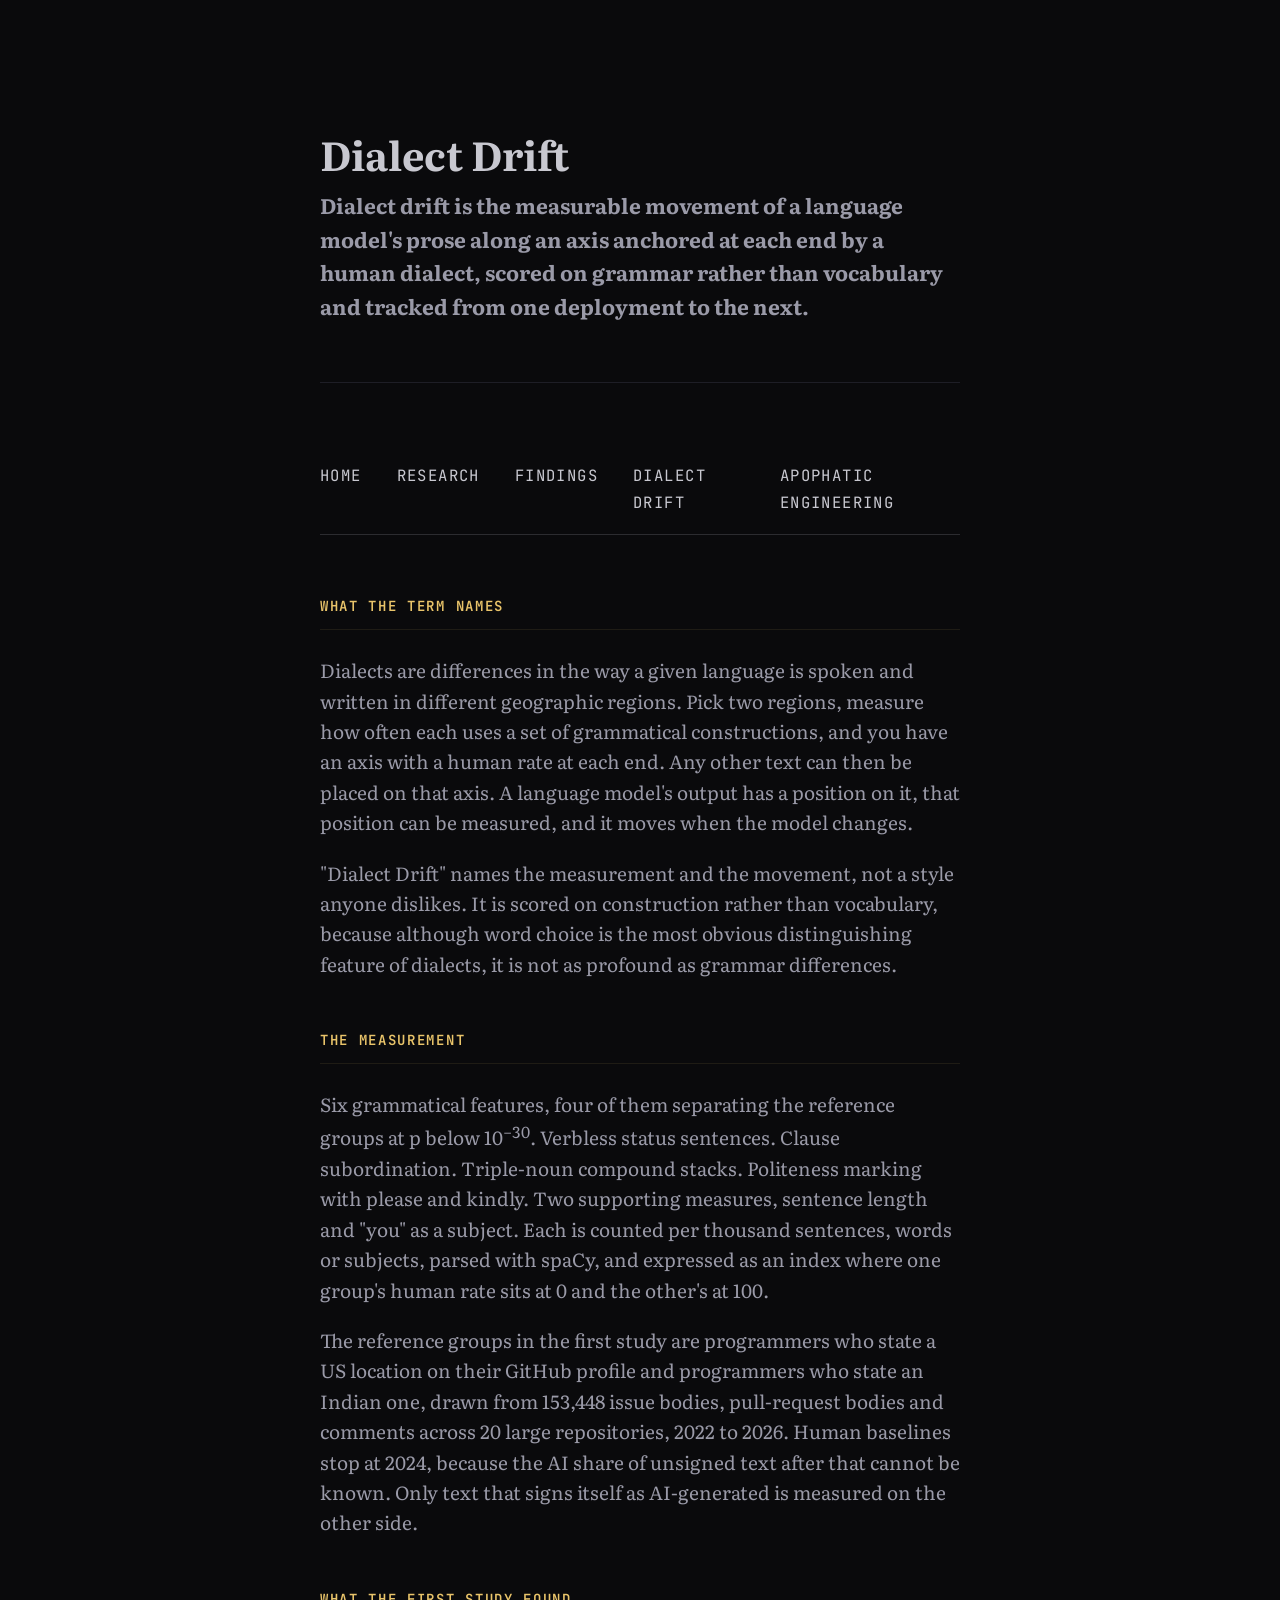
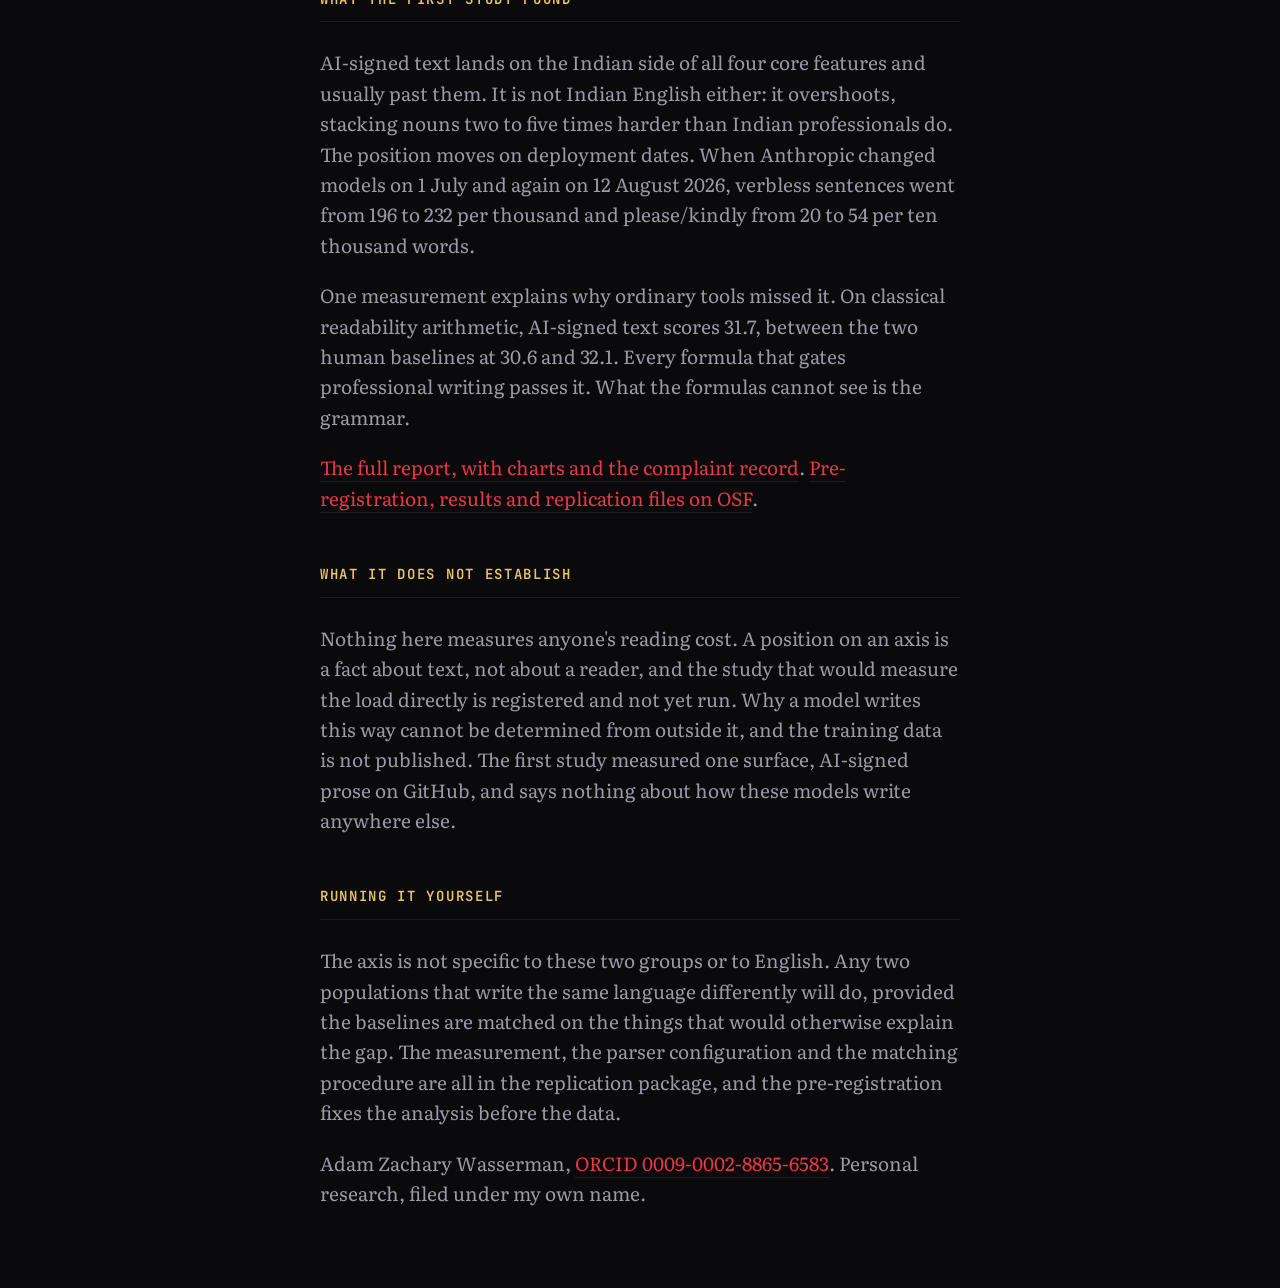
<file: public/dialect-drift.html>
<!DOCTYPE html>
<html lang="en">
<head>
<link rel="icon" type="image/svg+xml" href="/favicon.svg">
<meta charset="UTF-8">
<meta name="google-site-verification" content="Gha3lzxGv1ZKmtLuO9eOexTvPUUYBk0QERaucY58g7Y">
<meta name="viewport" content="width=device-width, initial-scale=1.0">
<title>Dialect Drift</title>
<meta name="description" content="Dialect drift is the measurable movement of a language model's prose along an axis anchored at each end by a human dialect, scored on grammar rather than vocabulary and tracked from one deployment to the next.">
<meta name="author" content="Adam Zachary Wasserman">
<meta name="robots" content="index, follow">
<link rel="canonical" href="https://adamzacharywasserman.com/dialect-drift.html">

<meta property="og:type" content="article">
<meta property="og:title" content="Dialect Drift">
<meta property="og:description" content="Dialect drift is the measurable movement of a language model's prose along an axis anchored at each end by a human dialect, scored on grammar rather than vocabulary and tracked from one deployment to the next.">
<meta property="og:url" content="https://adamzacharywasserman.com/dialect-drift.html">
<meta property="og:site_name" content="Adam Zachary Wasserman">

<meta name="twitter:card" content="summary_large_image">
<meta name="twitter:title" content="Dialect Drift">
<meta name="twitter:description" content="Dialect drift is the measurable movement of a language model's prose along an axis anchored at each end by a human dialect, scored on grammar rather than vocabulary and tracked from one deployment to the next.">
<meta property="og:image" content="https://adamzacharywasserman.com/dialect-drift-card.png">
<meta name="twitter:image" content="https://adamzacharywasserman.com/dialect-drift-card.png">

<link rel="preconnect" href="https://fonts.gstatic.com" crossorigin>
<link href="https://fonts.googleapis.com/css2?family=JetBrains+Mono:wght@400;600;700&family=Literata:ital,wght@0,400;0,700;1,400&display=swap" rel="stylesheet">
<link rel="stylesheet" href="style.css?v=2">

<style>
/* This page runs several paragraphs per section, which the shared sheet has
   never had to space. Scoped here so the other pages are untouched. */
.hub__item-desc + .hub__item-desc { margin-top: 1rem; }
.hub__item-desc + .hub__section-title { margin-top: 2.5rem; }
.hub__identity .hub__item-desc { font-size: 1.05rem; }
</style>

<script type="application/ld+json">
{
  "@context": "https://schema.org",
  "@graph": [
    {
      "@type": "DefinedTerm",
      "@id": "https://adamzacharywasserman.com/dialect-drift.html#term",
      "name": "Dialect Drift",
      "alternateName": "dialect drift",
      "description": "The measurable movement of a language model's prose along an axis anchored at each end by a human dialect, scored on grammar rather than vocabulary and tracked from one deployment to the next.",
      "inDefinedTermSet": {
        "@type": "DefinedTermSet",
        "name": "Honest measurement terms",
        "url": "https://adamzacharywasserman.com/dialect-drift.html"
      },
      "url": "https://adamzacharywasserman.com/dialect-drift.html"
    },
    {
      "@type": "ScholarlyArticle",
      "headline": "Dialect Drift: Indian-English dialect features in AI-signed GitHub prose",
      "about": { "@id": "https://adamzacharywasserman.com/dialect-drift.html#term" },
      "author": {
        "@type": "Person",
        "name": "Adam Zachary Wasserman",
        "identifier": "https://orcid.org/0009-0002-8865-6583",
        "url": "https://adamzacharywasserman.com/"
      },
      "url": "https://osf.io/ctj3b/",
      "datePublished": "2026-08-30"
    }
  ]
}
</script>
</head>
<body>

<main class="hub">

  <header class="hub__identity">
    <h1>Dialect Drift</h1>
    <p class="hub__item-desc"><strong>Dialect drift is the measurable movement of a language model's prose along an axis anchored at each end by a human dialect, scored on grammar rather than vocabulary and tracked from one deployment to the next.</strong></p>
  </header>

  <nav class="hub__nav" aria-label="Sections">
    <a href="/">Home</a>
    <a href="/research.html">Research</a>
    <a href="/findings.html">Findings</a>
    <a href="/dialect-drift.html">Dialect Drift</a>
    <a href="/apophatic-engineering.html">Apophatic Engineering</a>
  </nav>

  <h2 class="hub__section-title hub__section-title--gold">What the term names</h2>

  <p class="hub__item-desc">Dialects are differences in the way a given language is spoken and written in different geographic regions. Pick two regions, measure how often each uses a set of grammatical constructions, and you have an axis with a human rate at each end. Any other text can then be placed on that axis. A language model's output has a position on it, that position can be measured, and it moves when the model changes.</p>

  <p class="hub__item-desc">"Dialect Drift" names the measurement and the movement, not a style anyone dislikes. It is scored on construction rather than vocabulary, because although word choice is the most obvious distinguishing feature of dialects, it is not as profound as grammar differences.</p>

  <h2 class="hub__section-title hub__section-title--gold">The measurement</h2>

  <p class="hub__item-desc">Six grammatical features, four of them separating the reference groups at p below 10<sup>−30</sup>. Verbless status sentences. Clause subordination. Triple-noun compound stacks. Politeness marking with please and kindly. Two supporting measures, sentence length and "you" as a subject. Each is counted per thousand sentences, words or subjects, parsed with spaCy, and expressed as an index where one group's human rate sits at 0 and the other's at 100.</p>

  <p class="hub__item-desc">The reference groups in the first study are programmers who state a US location on their GitHub profile and programmers who state an Indian one, drawn from 153,448 issue bodies, pull-request bodies and comments across 20 large repositories, 2022 to 2026. Human baselines stop at 2024, because the AI share of unsigned text after that cannot be known. Only text that signs itself as AI-generated is measured on the other side.</p>

  <h2 class="hub__section-title hub__section-title--gold">What the first study found</h2>

  <p class="hub__item-desc">AI-signed text lands on the Indian side of all four core features and usually past them. It is not Indian English either: it overshoots, stacking nouns two to five times harder than Indian professionals do. The position moves on deployment dates. When Anthropic changed models on 1 July and again on 12 August 2026, verbless sentences went from 196 to 232 per thousand and please/kindly from 20 to 54 per ten thousand words.</p>

  <p class="hub__item-desc">One measurement explains why ordinary tools missed it. On classical readability arithmetic, AI-signed text scores 31.7, between the two human baselines at 30.6 and 32.1. Every formula that gates professional writing passes it. What the formulas cannot see is the grammar.</p>

  <p class="hub__item-desc"><a href="/dialect-drift-report.html">The full report, with charts and the complaint record</a>. <a href="https://osf.io/ctj3b/">Pre-registration, results and replication files on OSF</a>.</p>

  <h2 class="hub__section-title hub__section-title--gold">What it does not establish</h2>

  <p class="hub__item-desc">Nothing here measures anyone's reading cost. A position on an axis is a fact about text, not about a reader, and the study that would measure the load directly is registered and not yet run. Why a model writes this way cannot be determined from outside it, and the training data is not published. The first study measured one surface, AI-signed prose on GitHub, and says nothing about how these models write anywhere else.</p>

  <h2 class="hub__section-title hub__section-title--gold">Running it yourself</h2>

  <p class="hub__item-desc">The axis is not specific to these two groups or to English. Any two populations that write the same language differently will do, provided the baselines are matched on the things that would otherwise explain the gap. The measurement, the parser configuration and the matching procedure are all in the replication package, and the pre-registration fixes the analysis before the data.</p>

  <p class="hub__item-desc">Adam Zachary Wasserman, <a href="https://orcid.org/0009-0002-8865-6583">ORCID 0009-0002-8865-6583</a>. Personal research, filed under my own name.</p></main>

</body>
</html>
</file>
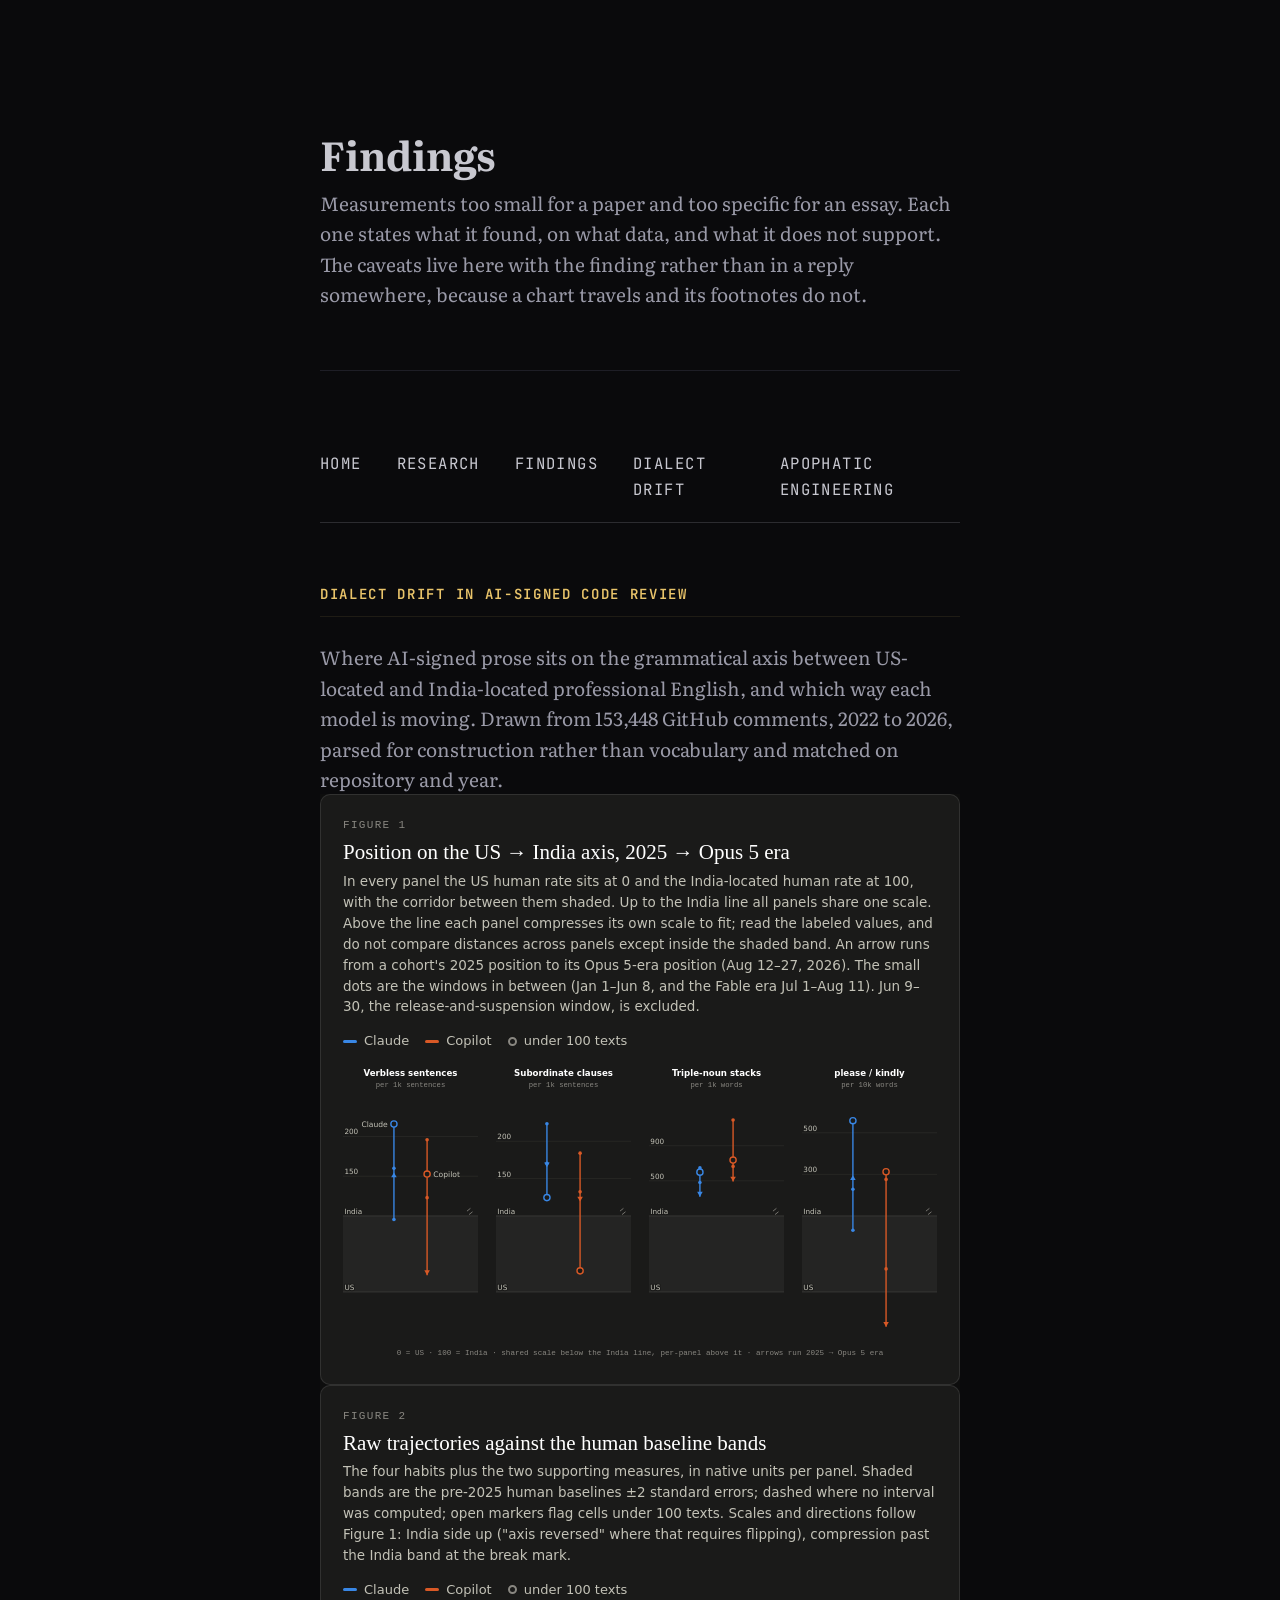
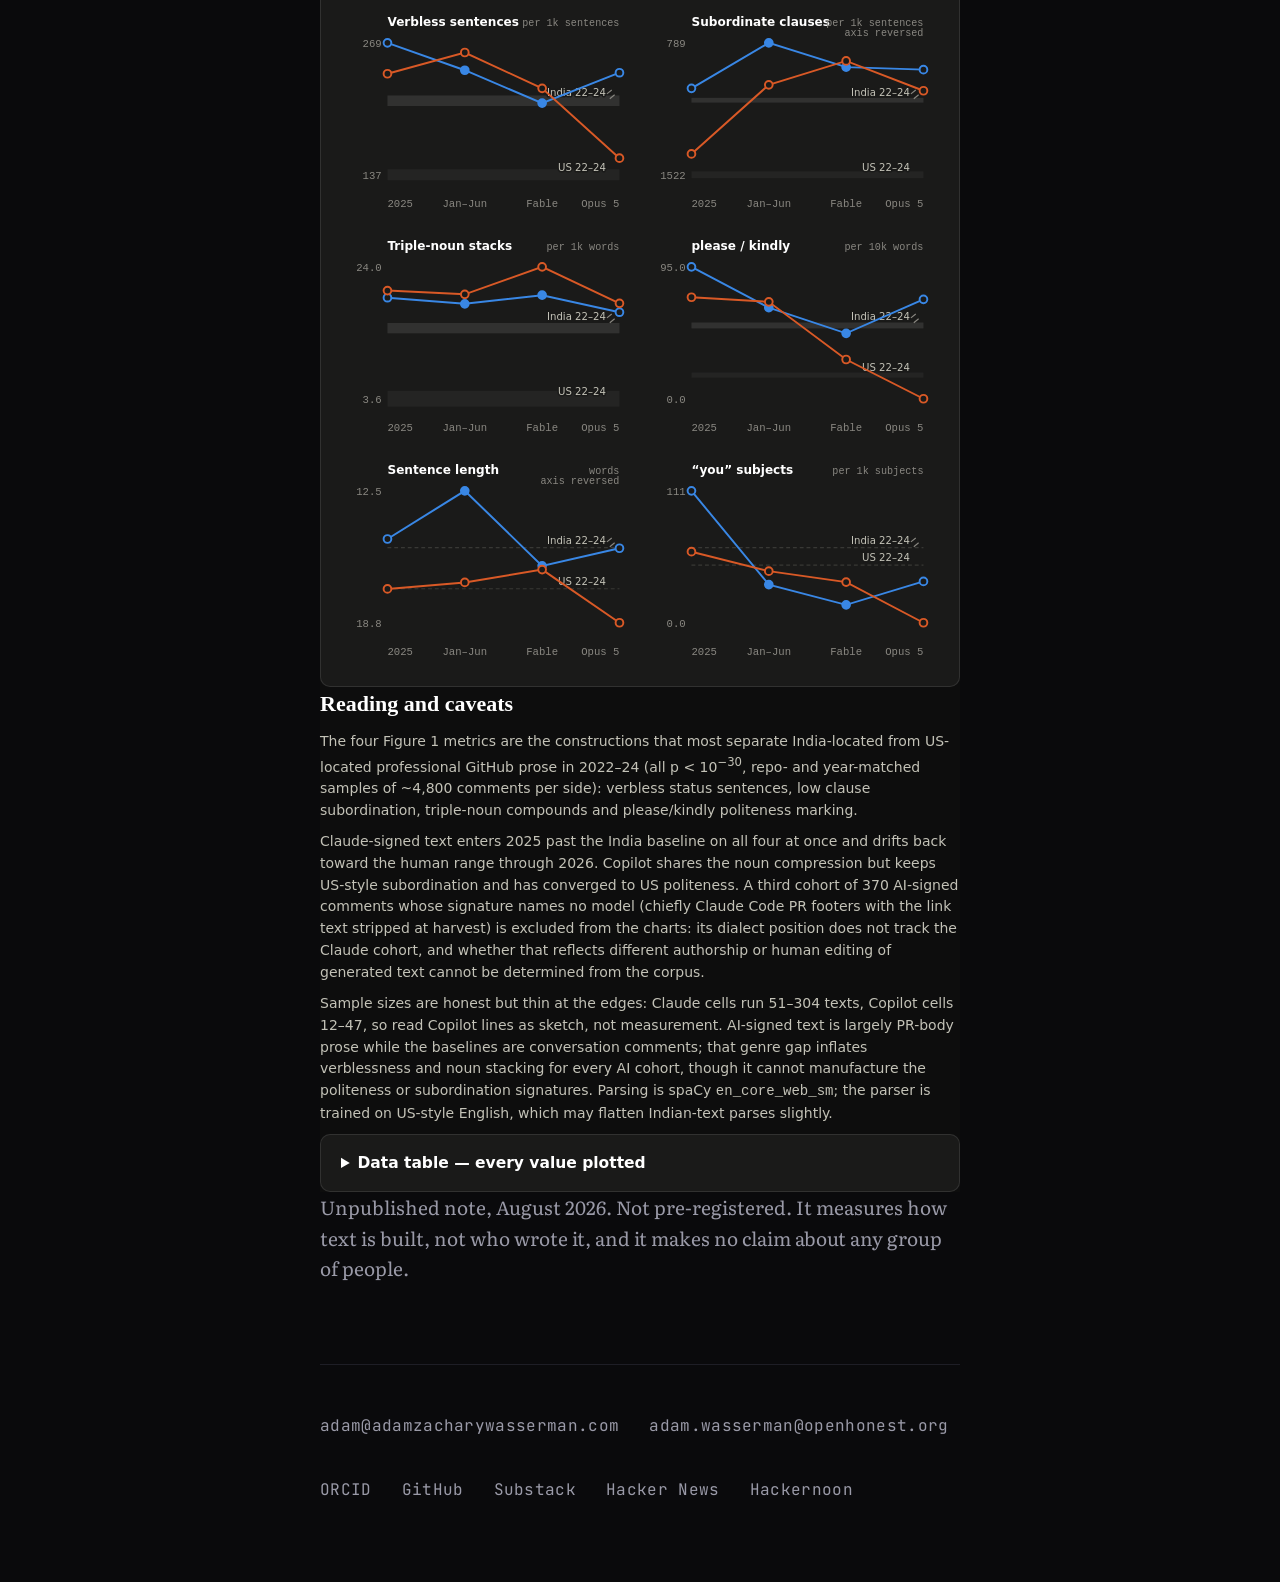
<file: public/findings.html>
<!DOCTYPE html>
<html lang="en">
<head>
<link rel="icon" type="image/svg+xml" href="/favicon.svg">
<meta charset="UTF-8">
<meta name="google-site-verification" content="Gha3lzxGv1ZKmtLuO9eOexTvPUUYBk0QERaucY58g7Y">
<meta name="viewport" content="width=device-width, initial-scale=1.0">
<title>Findings — Adam Zachary Wasserman</title>
<meta name="description" content="Short empirical notes: a measurement, what it does and does not support, and the caveats attached to the finding rather than left in a reply.">
<meta name="author" content="Adam Zachary Wasserman">
<meta name="robots" content="index, follow">
<link rel="canonical" href="https://adamzacharywasserman.com/findings.html">

<meta property="og:type" content="website">
<meta property="og:title" content="Findings — Adam Zachary Wasserman">
<meta property="og:description" content="Short empirical notes: a measurement, what it does and does not support, and the caveats attached to the finding rather than left in a reply.">
<meta property="og:url" content="https://adamzacharywasserman.com/findings.html">
<meta property="og:site_name" content="Adam Zachary Wasserman">
<meta property="profile:first_name" content="Adam">
<meta property="profile:last_name" content="Wasserman">

<meta name="twitter:card" content="summary_large_image">
<meta name="twitter:title" content="Findings — Adam Zachary Wasserman">
<meta name="twitter:description" content="Short empirical notes: a measurement, what it does and does not support, and the caveats attached to the finding rather than left in a reply.">
<meta property="og:image" content="https://adamzacharywasserman.com/dialect-drift-card.png">
<meta name="twitter:image" content="https://adamzacharywasserman.com/dialect-drift-card.png">

<link rel="preconnect" href="https://fonts.gstatic.com" crossorigin>
<link rel="preload" as="style" href="https://fonts.googleapis.com/css2?family=JetBrains+Mono:wght@400;600;700&family=Literata:ital,wght@0,400;0,700;1,400&display=swap">
<link href="https://fonts.googleapis.com/css2?family=JetBrains+Mono:wght@400;600;700&family=Literata:ital,wght@0,400;0,700;1,400&display=swap" rel="stylesheet" media="print" onload="this.media='all'">
<noscript><link href="https://fonts.googleapis.com/css2?family=JetBrains+Mono:wght@400;600;700&family=Literata:ital,wght@0,400;0,700;1,400&display=swap" rel="stylesheet"></noscript>
<link rel="stylesheet" href="style.css?v=2">

<script type="application/ld+json">
{
  "@context": "https://schema.org",
  "@graph": [
    {
      "@type": "Person",
      "@id": "https://adamzacharywasserman.com/#person",
      "name": "Adam Zachary Wasserman",
      "givenName": "Adam",
      "additionalName": "Zachary",
      "familyName": "Wasserman",
      "url": "https://adamzacharywasserman.com",
      "identifier": [
        {
          "@type": "PropertyValue",
          "propertyID": "ORCID",
          "value": "0009-0002-8865-6583",
          "url": "https://orcid.org/0009-0002-8865-6583"
        }
      ],
      "email": "mailto:adam@adamzacharywasserman.com",
      "jobTitle": ["Author", "Researcher", "Founder"],
      "description": "Author and independent researcher working at the intersection of philosophy of science, artificial intelligence, and the metaphysics of complex emergent structure. Forty years in enterprise software preceded a deliberate 2017 pivot toward contributing to the body of knowledge.",
      "knowsAbout": [
        "Philosophy of science",
        "Philosophy of mind",
        "Metaphysics of emergence",
        "Instrument-aware epistemology",
        "Distributed cognition",
        "Multi-collaborative intelligences",
        "Language-Only Hypothesis",
        "Scaling Hypothesis (machine learning)",
        "Cross-linguistic LLM training dynamics",
        "BabyLM challenge",
        "Pre-registered empirical research",
        "DOM-based application state (DATAOS)",
        "Software architecture",
        "AI compliance for regulated markets"
      ],
      "sameAs": [
        "https://orcid.org/0009-0002-8865-6583",
        "https://github.com/adamzwasserman",
        "https://news.ycombinator.com/user?id=adamzwasserman",
        "https://hackernoon.com/u/azw",
        "https://www.welcometothejungle.com/en/authors/adam-zachary-wasserman",
        "https://emusings.substack.com",
        "https://honestcode.software",
        "https://dataos.software",
        "https://www.wikidata.org/wiki/Q140256458",
        "https://openalex.org/A5120961559",
        "https://hcommons.org/members/adam-z-wasserman/",
        "https://philpeople.org/profiles/adam-zachary-wasserman",
        "https://openlibrary.org/authors/OL16469310A",
        "https://www.goodreads.com/author/show/23932860.Adam_Zachary_Wasserman",
        "https://osf.io/8t64r/",
        "https://www.linkedin.com/in/adam-zachary-wasserman/",
        "https://www.amazon.com/stores/author/B07Y154YCS",
        "https://ssrn.com/author=12354888",
        "https://zenodo.org/communities/open-honest"
      ],
      "address": {
        "@type": "PostalAddress",
        "addressLocality": "Kansas City",
        "addressRegion": "MO",
        "addressCountry": "US"
      }
    },
    {
      "@type": "Book",
      "name": "The Robot in the Dark: Instruments, Illusions, and the Limits of Knowledge",
      "author": {"@id": "https://adamzacharywasserman.com/#person"},
      "bookFormat": "https://schema.org/EBook",
      "bookEdition": "Manuscript in preparation",
      "identifier": "10.5281/zenodo.20382928",
      "url": "https://doi.org/10.5281/zenodo.20382928",
      "description": "A book about the epistemology of scientific instruments. Its central claim is that every instrument has an edge where the light runs out, and that the most consequential moments in science are not what happens inside the illuminated region but what happens at the boundary. Case studies in evolutionary biology, large language model training, software engineering, and cognitive psychology.",
      "about": ["Philosophy of science", "Epistemology", "Scientific instruments", "Limits of measurement", "LLMs as instruments"]
    },
    {
      "@type": "Book",
      "name": "The Replicators: Multiple Collaborative Intelligences as the Substrate of Complex Structure",
      "author": {"@id": "https://adamzacharywasserman.com/#person"},
      "bookFormat": "https://schema.org/EBook",
      "bookEdition": "In preparation",
      "description": "A book and accompanying empirical research program arguing that complex emergent structure (biological evolution, software systems, language itself) is more parsimoniously explained by multiple collaborative intelligences operating across substrates and time than by either single-creator or no-creator accounts. Grounded in pre-registered controlled experiments on cross-linguistic LLM training dynamics.",
      "about": ["Metaphysics of emergence", "Distributed cognition", "Philosophy of mind", "Evolutionary biology", "Language and thought"]
    },
    {
      "@type": "Book",
      "name": "Honest Code",
      "author": {"@id": "https://adamzacharywasserman.com/#person"},
      "url": "https://honestcode.software",
      "description": "Sixteen principles for eliminating hidden state in software. Side-by-side comparisons in twelve programming languages with real nanosecond execution traces. The core argument: most code complexity comes from hiding state inside classes and objects.",
      "about": ["Software architecture", "State management", "Pure functions", "Type systems"]
    },
    {
      "@type": "Book",
      "name": "The Chaos Factory",
      "author": {"@id": "https://adamzacharywasserman.com/#person"},
      "url": "https://amzn.to/46I8piO",
      "datePublished": "2017",
      "description": "The inside story of corporate IT failure, tracing the history from the Springfield and Harper's Ferry armories through the American System of Manufacture to modern software development. Favorably reviewed by Bloor Research."
    },
    {
      "@type": "Book",
      "name": "ADHD Meets AI: How Restless Brains Are Using Artificial Intelligence to Unlock Super Productivity",
      "author": {"@id": "https://adamzacharywasserman.com/#person"},
      "bookFormat": "https://schema.org/EBook",
      "datePublished": "2026",
      "url": "https://www.amazon.com/dp/B0GX32DJWM",
      "sameAs": "https://adamzwasserman.gumroad.com/l/adhd-meets-ai",
      "description": "The honest book about restless brains and artificial intelligence: what AI actually is, what it genuinely does for a mind wired for synthesis at untrackable speeds, and exactly where it will quietly hurt you. Written by someone who builds AI for a living and has lived the restless brain his whole life.",
      "about": ["ADHD", "Neurodiversity", "Artificial intelligence", "Human-AI collaboration", "Productivity"]
    },
    {
      "@type": "ScholarlyArticle",
      "name": "The Scaling Hypothesis Is Language-Contingent: Evidence from Cross-Linguistic Training Dynamics",
      "author": {"@id": "https://adamzacharywasserman.com/#person"},
      "datePublished": "2026",
      "identifier": "10.5281/zenodo.19423150",
      "url": "https://doi.org/10.5281/zenodo.19423150",
      "description": "Pre-registered controlled ablation training identical 125M-parameter transformers on matched English and French C4 corpora. French achieves grammatical competence at 197M tokens; English remains at chance through 4 billion tokens. Pre-registration: OSF SJ48B.",
      "about": ["Language-contingent scaling", "LLM training dynamics", "Cross-linguistic experiments"]
    },
    {
      "@type": "ScholarlyArticle",
      "name": "English Considered Harmful",
      "author": {"@id": "https://adamzacharywasserman.com/#person"},
      "datePublished": "2026-04-06",
      "identifier": "10.5281/zenodo.19443358",
      "url": "https://doi.org/10.5281/zenodo.19443358",
      "description": "Pre-registered companion to the language-contingent scaling work, examining the consequences for AI research methodology of treating English as the universal training substrate."
    },
    {
      "@type": "ScholarlyArticle",
      "name": "The 70% Rule: When Axiomatic Prompting Helps, and When It Hurts",
      "author": {"@id": "https://adamzacharywasserman.com/#person"},
      "datePublished": "2026",
      "identifier": "10.5281/zenodo.19423100",
      "url": "https://doi.org/10.5281/zenodo.19423100",
      "description": "Pre-registered work on the conditions under which explicit logical axioms in prompts produce qualitatively better outputs on reasoning benchmarks. OSF pre-registrations: 7Z49A, MZF79."
    },
    {
      "@type": "ScholarlyArticle",
      "name": "Process Discipline",
      "author": {"@id": "https://adamzacharywasserman.com/#person"},
      "datePublished": "2026",
      "identifier": "10.5281/zenodo.19355460",
      "url": "https://doi.org/10.5281/zenodo.19355460",
      "description": "Methodological preprint on pre-registered empirical practice for AI-assisted enterprise software development."
    },
    {
      "@type": "SoftwareSourceCode",
      "name": "DATAOS",
      "author": {"@id": "https://adamzacharywasserman.com/#person"},
      "url": "https://dataos.software",
      "description": "DOM As The Authority On State. An architectural philosophy and library ecosystem for web applications that treat the DOM as the single, authoritative source of application state.",
      "programmingLanguage": "JavaScript"
    },
    {
      "@type": "SoftwareSourceCode",
      "name": "Honest framework",
      "author": {"@id": "https://adamzacharywasserman.com/#person"},
      "url": "https://honestframework.software",
      "description": "Correct-by-construction development framework underlying the Honest Code book and the Open Honest research program. Multi-language analyzer, four-language tree-sitter detector, 276-scenario behavioural specification. Architectural constraints bound the codebase to known behaviour domains."
    },
    {
      "@type": "CreativeWork",
      "name": "Honest audit",
      "url": "https://slopaudit.org",
      "author": {"@id": "https://adamzacharywasserman.com/#person"},
      "description": "Four-layer measurement instrument for enterprise software quality, published with explicit indicator thresholds and a peer-reviewable behavioural specification of its own behaviour at boundary cases. Part of the Open Honest empirical research program."
    },
    {
      "@type": "VideoObject",
      "name": "Adam Zachary Wasserman in conversation on Abstraction Layers",
      "description": "A long-form interview on the Language-Only Hypothesis: why large language models reveal structure already deposited in language rather than generating intelligence from scale, and what follows for how we read what today's AI can and cannot do.",
      "uploadDate": "2026-06-26T12:19:20-07:00",
      "thumbnailUrl": "https://i.ytimg.com/vi/-CK3FHftrd8/hqdefault.jpg",
      "url": "https://www.youtube.com/watch?v=-CK3FHftrd8",
      "embedUrl": "https://www.youtube.com/embed/-CK3FHftrd8",
      "about": {"@id": "https://adamzacharywasserman.com/#person"},
      "actor": {"@id": "https://adamzacharywasserman.com/#person"},
      "publisher": {"@type": "Organization", "name": "Abstraction Layers with Jack Couch"}
    }
  ]
}
</script>
</head>
<body>

<main class="hub">

  <header class="hub__identity">
    <h1>Findings</h1>
    <p class="hub__item-desc">Measurements too small for a paper and too specific for an essay. Each one states what it found, on what data, and what it does not support. The caveats live here with the finding rather than in a reply somewhere, because a chart travels and its footnotes do not.</p>
  </header>

  <nav class="hub__nav" aria-label="Sections">
    <a href="/">Home</a>
    <a href="/research.html">Research</a>
    <a href="/findings.html">Findings</a>
    <a href="/dialect-drift.html">Dialect Drift</a>
    <a href="/apophatic-engineering.html">Apophatic Engineering</a>
  </nav>


  <h2 class="hub__section-title hub__section-title--gold">Dialect drift in AI-signed code review</h2>

  <p class="hub__item-desc">Where AI-signed prose sits on the grammatical axis between US-located and India-located professional English, and which way each model is moving. Drawn from 153,448 GitHub comments, 2022 to 2026, parsed for construction rather than vocabulary and matched on repository and year.</p>

<style>
/* Scoped to .rd-wrap so the artifact's page-level rules cannot
   reach the rest of the hub. */
.rd-wrap{color-scheme: light;
  --page:#f9f9f7; --surface:#fcfcfb; --ink:#0b0b0b; --ink2:#52514e;
  --muted:#898781; --grid:#e1e0d9; --axis:#c3c2b7;
  --border:rgba(11,11,11,.10);
  --claude:#2a78d6; --copilot:#eb6834; --unattr:#1baf7a;
  --band-in:rgba(11,11,11,.085); --band-us:rgba(11,11,11,.035);
  --tip-bg:#0b0b0b; --tip-ink:#fcfcfb;}
.rd-wrap{color-scheme: dark;
    --page:#0d0d0d; --surface:#1a1a19; --ink:#ffffff; --ink2:#c3c2b7;
    --muted:#898781; --grid:#2c2c2a; --axis:#383835;
    --border:rgba(255,255,255,.10);
    --claude:#3987e5; --copilot:#d95926; --unattr:#199e70;
    --band-in:rgba(255,255,255,.10); --band-us:rgba(255,255,255,.045);
    --tip-bg:#fcfcfb; --tip-ink:#0b0b0b;}
.rd-wrap{color-scheme: dark;
  --page:#0d0d0d; --surface:#1a1a19; --ink:#ffffff; --ink2:#c3c2b7;
  --muted:#898781; --grid:#2c2c2a; --axis:#383835;
  --border:rgba(255,255,255,.10);
  --claude:#3987e5; --copilot:#d95926; --unattr:#199e70;
  --band-in:rgba(255,255,255,.10); --band-us:rgba(255,255,255,.045);
  --tip-bg:#fcfcfb; --tip-ink:#0b0b0b;}
.rd-wrap *{box-sizing:border-box}
.rd-wrap{margin:0; background:var(--page); color:var(--ink);
  font-family:"IBM Plex Sans",system-ui,-apple-system,"Segoe UI",sans-serif;
  font-size:15.5px; line-height:1.55;}
.rd-wrap .wrap{max-width:920px; margin:0 auto; padding:48px 24px 72px; display:flex; flex-direction:column; gap:36px}
.rd-wrap header{max-width:70ch}
.rd-wrap .eyebrow{font-family:"IBM Plex Mono",monospace; font-size:11.5px; letter-spacing:.14em; text-transform:uppercase; color:var(--muted); margin:0 0 10px}
.rd-wrap h1{font-family:"Fraunces",Georgia,serif; font-weight:600; font-size:44px; line-height:1.05; margin:0 0 14px; text-wrap:balance}
.rd-wrap .standfirst{color:var(--ink2); font-size:16.5px; margin:0; max-width:62ch}
.rd-wrap figure{margin:0; background:var(--surface); border:1px solid var(--border); border-radius:10px; padding:22px 22px 16px}
.rd-wrap figcaption{display:flex; flex-direction:column; gap:2px; margin-bottom:14px}
.rd-wrap .fig-label{font-family:"IBM Plex Mono",monospace; font-size:11px; letter-spacing:.12em; text-transform:uppercase; color:var(--muted)}
.rd-wrap .fig-title{font-family:"Fraunces",Georgia,serif; font-weight:500; font-size:21px}
.rd-wrap .fig-sub{color:var(--ink2); font-size:13.5px; max-width:70ch}
.rd-wrap .legend{display:flex; flex-wrap:wrap; gap:16px; align-items:center; margin:6px 0 12px; font-size:13px; color:var(--ink2)}
.rd-wrap .legend .key{display:inline-flex; align-items:center; gap:7px}
.rd-wrap .swatch{width:14px; height:3px; border-radius:2px; display:inline-block}
.rd-wrap .dotkey{width:9px; height:9px; border-radius:50%; display:inline-block; border:2px solid var(--muted); background:transparent}
.rd-wrap svg text{font-family:"IBM Plex Mono",monospace; fill:var(--muted); font-size:11px}
.rd-wrap svg .metric-name{font-family:"IBM Plex Sans",system-ui,sans-serif; fill:var(--ink); font-size:12.5px; font-weight:600}
.rd-wrap svg .metric-unit{fill:var(--muted); font-size:10.5px}
.rd-wrap svg .band-label{fill:var(--ink2); font-size:10.5px; font-family:"IBM Plex Sans",system-ui,sans-serif;
  paint-order:stroke; stroke:var(--surface); stroke-width:3px; stroke-linejoin:round}
.rd-wrap svg .cohort-label{font-family:"IBM Plex Sans",system-ui,sans-serif; font-size:11px; fill:var(--ink2)}
.rd-wrap .grid2{display:grid; grid-template-columns:repeat(auto-fit,minmax(260px,1fr)); gap:14px}
.rd-wrap .panel{background:var(--surface)}
.rd-wrap .scrollx{overflow-x:auto}
.rd-wrap .tip{position:fixed; pointer-events:none; z-index:10; background:var(--tip-bg); color:var(--tip-ink);
  font-family:"IBM Plex Mono",monospace; font-size:12px; line-height:1.45; padding:7px 10px;
  border-radius:6px; opacity:0; transition:opacity .12s; max-width:260px}
.rd-wrap .tip{transition:none}
.rd-wrap .notes{max-width:72ch; color:var(--ink2); font-size:14px}
.rd-wrap .notes h2{font-family:"Fraunces",Georgia,serif; color:var(--ink); font-weight:600; font-size:22px; margin:0 0 10px}
.rd-wrap .notes p{margin:0 0 10px}
.rd-wrap details{background:var(--surface); border:1px solid var(--border); border-radius:10px; padding:16px 20px}
.rd-wrap summary{cursor:pointer; font-weight:600; color:var(--ink)}
.rd-wrap summary:focus-visible{outline:2px solid var(--claude); outline-offset:3px}
.rd-wrap table{border-collapse:collapse; margin-top:14px; font-size:13px; font-variant-numeric:tabular-nums; width:100%}
.rd-wrap th, .rd-wrap td{text-align:right; padding:5px 10px; border-bottom:1px solid var(--grid); white-space:nowrap}
.rd-wrap th:first-child, .rd-wrap td:first-child{text-align:left}
.rd-wrap thead th{color:var(--muted); font-family:"IBM Plex Mono",monospace; font-size:11px; text-transform:uppercase; letter-spacing:.08em}
</style>







<div class="rd-wrap">


<figure id="fig1">
  <figcaption>
    <span class="fig-label">Figure 1</span>
    <span class="fig-title">Position on the US &rarr; India axis, 2025 &rarr; Opus 5 era</span>
    <span class="fig-sub">In every panel the US human rate sits at 0 and the
    India-located human rate at 100, with the corridor between them shaded. Up to the
    India line all panels share one scale. Above the line each panel compresses its own
    scale to fit; read the labeled values, and do not compare distances across panels
    except inside the shaded band. An arrow runs from a cohort's 2025 position to its
    Opus 5-era position (Aug 12&ndash;27, 2026). The small dots are the windows in between
    (Jan 1&ndash;Jun 8, and the Fable era Jul 1&ndash;Aug 11). Jun 9&ndash;30, the
    release-and-suspension window, is excluded.</span>
  </figcaption>
  <div class="legend" id="legend1"></div>
  <div class="scrollx"><svg id="svg1" role="img" aria-label="Arrow chart of India-axis positions by metric and cohort"></svg></div>
</figure>

<figure id="fig2">
  <figcaption>
    <span class="fig-label">Figure 2</span>
    <span class="fig-title">Raw trajectories against the human baseline bands</span>
    <span class="fig-sub">The four habits plus the two supporting measures, in native
    units per panel. Shaded bands are the pre-2025 human baselines &plusmn;2 standard errors;
    dashed where no interval was computed; open markers flag cells under 100 texts.
    Scales and directions follow Figure&nbsp;1: India side up ("axis reversed" where
    that requires flipping), compression past the India band at the break mark.</span>
  </figcaption>
  <div class="legend" id="legend2"></div>
  <div class="grid2" id="panels"></div>
</figure>

<section class="notes">
  <h2>Reading and caveats</h2>
  <p>The four Figure 1 metrics are the constructions that most separate India-located from
  US-located professional GitHub prose in 2022–24 (all p&nbsp;&lt;&nbsp;10<sup>−30</sup>,
  repo- and year-matched samples of ~4,800 comments per side): verbless status sentences,
  low clause subordination, triple-noun compounds and please/kindly politeness marking.</p>
  <p>Claude-signed text enters 2025 past the India baseline on all four at once and drifts
  back toward the human range through 2026. Copilot shares the noun compression but keeps
  US-style subordination and has converged to US politeness. A third cohort of 370
  AI-signed comments whose signature names no model (chiefly Claude&nbsp;Code PR footers
  with the link text stripped at harvest) is excluded from the charts: its dialect position does
  not track the Claude cohort, and whether that reflects different authorship or human
  editing of generated text cannot be determined from the corpus.</p>
  <p>Sample sizes are honest but thin at the edges: Claude cells run 51&ndash;304 texts, Copilot cells 12&ndash;47, so read Copilot lines as sketch, not measurement. AI-signed text is largely PR-body prose while
  the baselines are conversation comments; that genre gap inflates verblessness and noun
  stacking for every AI cohort, though it cannot manufacture the politeness or
  subordination signatures. Parsing is spaCy <code>en_core_web_sm</code>; the parser is
  trained on US-style English, which may flatten Indian-text parses slightly.</p>
</section>

<details>
  <summary>Data table — every value plotted</summary>
  <div class="scrollx"><table id="datatable"></table></div>
</details>
</div>

<div class="tip" id="tip"></div>

<script>
const METRICS = {
  verbless:{label:"Verbless sentences", unit:"per 1k sentences", india:198.5, us:137.2, seIn:5.2, seUs:4.5},
  subord:{label:"Subordinate clauses", unit:"per 1k sentences", india:1193.7, us:1521.7, seIn:12.8, seUs:15.0, flip:true},
  stacks:{label:"Triple-noun stacks", unit:"per 1k words", india:5.35, us:3.64, seIn:0.22, seUs:0.18},
  polite:{label:"please / kindly", unit:"per 10k words", india:22.96, us:7.23, seIn:1.45, seUs:0.79},
  sentlen:{label:"Sentence length", unit:"words", india:14.97, us:17.05, flip:true},
  you:{label:"“you” subjects", unit:"per 1k subjects", india:93.1, us:71.5},
};
const FP = ["verbless","subord","stacks","polite"];               // Figure 1 rows
const ALL6 = ["verbless","subord","stacks","polite","sentlen","you"];
const PERIODS = ["2025", "Jan\u2013Jun \u201926", "Fable era", "Opus 5 era"];
const PERIODS_SHORT = ["2025", "Jan\u2013Jun", "Fable", "Opus 5"];
const COHORTS = [
  {name:"Claude", color:"var(--claude)", n:[51,304,180,76], v:{
    verbless:[269.4,235.2,195.7,232.1], subord:[1113.1,788.9,962.2,980.0],
    stacks:[13.88,11.88,14.71,9.11], polite:[95.0,43.2,20.0,53.8],
    sentlen:[14.59,12.47,15.89,15.00], you:[110.6,47.3,22.2,51.2]}},
  {name:"Copilot", color:"var(--copilot)", n:[47,28,18,12], v:{
    verbless:[230.8,257.3,212.6,150.7], subord:[1430.8,1087.9,917.9,1130.1],
    stacks:[16.23,15.00,24.04,12.04], polite:[56.4,50.6,12.0,0.0],
    sentlen:[17.06,16.73,16.08,18.77], you:[88.1,64.0,50.4,0.0]}},
];
const SMALL_N = 100;
const NS = "http://www.w3.org/2000/svg";
const idx = (v,m)=> (v-m.us)/(m.india-m.us)*100;
const el = (tag,attrs,parent)=>{ const e=document.createElementNS(NS,tag);
  for(const k in attrs) e.setAttribute(k,attrs[k]); if(parent)parent.appendChild(e); return e; };

/* ---------- legends ---------- */
function legend(target){
  const box = document.getElementById(target);
  for(const c of COHORTS){
    const s=document.createElement("span"); s.className="key";
    s.innerHTML=`<span class="swatch" style="background:${c.color}"></span>${c.name}`;
    box.appendChild(s);
  }
  const o=document.createElement("span"); o.className="key";
  o.innerHTML=`<span class="dotkey"></span>under ${SMALL_N} texts`;
  box.appendChild(o);
}
legend("legend1"); legend("legend2");

/* ---------- tooltip ---------- */
const tip = document.getElementById("tip");
function hover(target, html){
  target.addEventListener("pointerenter", e=>{ tip.innerHTML=html; tip.style.opacity=1; });
  target.addEventListener("pointermove", e=>{
    const pad=14, w=tip.offsetWidth, h=tip.offsetHeight;
    let x=e.clientX+pad, y=e.clientY+pad;
    if(x+w>innerWidth-8) x=e.clientX-w-pad;
    if(y+h>innerHeight-8) y=e.clientY-h-pad;
    tip.style.left=x+"px"; tip.style.top=y+"px";
  });
  target.addEventListener("pointerleave", ()=>{ tip.style.opacity=0; });
}

/* ---------- Figure 1: aligned corridor; headroom compressed per panel ---------- */
(function(){
  const W=860, H=430, T=54, B=40, GUT=26;
  const svg=document.getElementById("svg1");
  svg.setAttribute("viewBox",`0 0 ${W} ${H}`);
  svg.setAttribute("width","100%");
  const colW=(W-GUT*3)/FP.length;
  // shared anchors: US and India lines at the same pixels in every panel
  const Yus=330, Yin=220, s1=(Yus-Yin)/100, topPad=T+18;

  FP.forEach((key,ci)=>{
    const m=METRICS[key];
    const x0=ci*(colW+GUT);
    const cx=x0+colW/2;
    const vals=COHORTS.flatMap(c=>c.v[key].map(v=>idx(v,m)));
    const panelMax=Math.max(150, Math.max(...vals)*1.06);
    const s2=(Yin-topPad)/(panelMax-100);
    const Y=v=> v<=100 ? Yus-v*s1 : Yin-(v-100)*s2;

    const name=el("text",{x:cx,y:18,"text-anchor":"middle",class:"metric-name"},svg);
    name.textContent=m.label;
    const unit=el("text",{x:cx,y:33,"text-anchor":"middle",class:"metric-unit"},svg);
    unit.textContent=m.unit;

    el("rect",{x:x0,y:Yin,width:colW,height:Yus-Yin,fill:"var(--band-us)"},svg);
    for(const [v,lab] of [[0,"US"],[100,"India"]]){
      el("line",{x1:x0,y1:Y(v),x2:x0+colW,y2:Y(v),stroke:"var(--axis)","stroke-width":1.4},svg);
      const t=el("text",{x:x0+2,y:Y(v)-3,class:"band-label"},svg);
      t.textContent=lab;
    }
    // scale-break mark where per-panel compression begins
    el("path",{d:`M ${x0+colW-16} ${Yin-7} l 5 -4 M ${x0+colW-13} ${Yin-2} l 5 -4`,
      stroke:"var(--muted)","stroke-width":1.2,fill:"none"},svg);
    // this panel's own ticks above the line
    const step=panelMax>800?400:panelMax>350?200:50;
    for(let v=100+step; v<=panelMax; v+=step){
      el("line",{x1:x0,y1:Y(v),x2:x0+colW,y2:Y(v),stroke:"var(--grid)","stroke-width":1},svg);
      const t=el("text",{x:x0+2,y:Y(v)-3,class:"band-label"},svg);
      t.textContent=String(v);
    }

    COHORTS.forEach((c,li)=>{
      const x=cx+(li===0?-24:24);
      const pv=c.v[key].map(v=>idx(v,m));
      const lo2=Math.min(...pv), hi2=Math.max(...pv);
      el("line",{x1:x,y1:Y(lo2),x2:x,y2:Y(hi2),stroke:c.color,"stroke-width":2},svg);
      const dir=Math.sign(pv[3]-pv[2])||Math.sign(pv[3]-pv[0])||1, ay=Y(pv[3]);
      el("path",{d:`M ${x} ${ay} l -4 ${7*dir} l 8 0 z`,fill:c.color},svg);
      el("circle",{cx:x,cy:Y(pv[1]),r:2.6,fill:c.color},svg);
      el("circle",{cx:x,cy:Y(pv[2]),r:2.6,fill:c.color},svg);
      const open=c.n[0]<SMALL_N;
      el("circle",{cx:x,cy:Y(pv[0]),r:4.5,fill:open?"var(--surface)":c.color,
        stroke:c.color,"stroke-width":2},svg);
      if(ci===0){
        const lab=el("text",{x:x+(li===0?-9:9),y:Y(pv[0])+4,
          "text-anchor":li===0?"end":"start",class:"cohort-label"},svg);
        lab.textContent=c.name;
      }
      const hit=el("rect",{x:x-colW/4,y:T,width:colW/2,height:H-T-B,fill:"transparent"},svg);
      hover(hit,`<b>${c.name}</b> \u00b7 ${m.label}<br>`+
        PERIODS.map((pp,i)=>`${pp}: index ${pv[i].toFixed(0)} (${c.v[key][i]} ${m.unit}, n=${c.n[i]})`).join("<br>"));
    });
  });
  const note=el("text",{x:W/2,y:H-8,"text-anchor":"middle"},svg);
  note.textContent="0 = US \u00b7 100 = India \u00b7 shared scale below the India line, per-panel above it \u00b7 arrows run 2025 \u2192 Opus 5 era";
})();

/* ---------- Figure 2: small multiples ---------- */
(function(){
  const host=document.getElementById("panels");
  for(const key of ALL6){
    const m=METRICS[key];
    const W=300,H=210,L=46,R=14,T=26,B=30;
    const X=i=> L+i*(W-L-R)/3;
    // oriented space: India-ward always increases
    const F=v=> m.flip ? -v : v;
    const rawvals=COHORTS.flatMap(c=>c.v[key]);
    const fvals=rawvals.map(F), fus=F(m.us), fin=F(m.india);
    let lo=Math.min(...fvals, fus), hi=Math.max(...fvals, fin);
    lo-=((fin-lo)*0.15||0.5); hi+=((hi-fin)*0.10||0.5);
    // full-size scale through the India band; compressed headroom beyond it
    const hasUpper = hi > fin + 1e-9;
    const lowerH=(H-T-B)*(hasUpper?0.58:1), upperH=(H-T-B)-lowerH;
    const Y=v=>{ const fv=F(v);
      return fv<=fin ? (H-B)-(fv-lo)/(fin-lo)*lowerH
                     : (H-B)-lowerH-(fv-fin)/(hi-fin)*upperH; };

    const fig=document.createElement("div"); fig.className="panel"; host.appendChild(fig);
    const svg=el("svg",{viewBox:`0 0 ${W} ${H}`,width:"100%",role:"img",
      "aria-label":m.label},fig);

    const title=el("text",{x:L,y:14,class:"metric-name"},svg); title.textContent=m.label;
    const unit=el("text",{x:W-R,y:14,"text-anchor":"end",class:"metric-unit"},svg);
    unit.textContent=m.unit;
    if(m.flip){
      const rev=el("text",{x:W-R,y:25,"text-anchor":"end",class:"metric-unit"},svg);
      rev.textContent="axis reversed";
    }

    // baseline bands or dashed lines
    for(const side of ["india","us"]){
      const base=m[side], se=side==="india"?m.seIn:m.seUs;
      const lab=side==="india"?"India 22–24":"US 22–24";
      if(se){
        const y1=Y(base+se), y2=Y(base-se);
        el("rect",{x:L,y:Math.min(y1,y2),width:W-L-R,height:Math.max(Math.abs(y2-y1),3),
          fill:side==="india"?"var(--band-in)":"var(--band-us)"},svg);
      } else {
        el("line",{x1:L,y1:Y(base),x2:W-R,y2:Y(base),stroke:"var(--axis)",
          "stroke-width":1.2,"stroke-dasharray":"4 3"},svg);
      }
      const t=el("text",{x:W-R-14,y:Y(base)-4,"text-anchor":"end",class:"band-label"},svg);
      t.textContent=lab;
    }
    // y ticks at the raw data extremes
    for(const v of [Math.min(...rawvals,m.us,m.india), Math.max(...rawvals,m.us,m.india)]){
      const t=el("text",{x:L-6,y:Y(v)+4,"text-anchor":"end"},svg);
      t.textContent=v>=100?v.toFixed(0):v.toFixed(1);
    }
    // break mark where compression begins
    if(hasUpper)
      el("path",{d:`M ${W-R-13} ${Y(m.india)-6} l 5 -4 M ${W-R-10} ${Y(m.india)-1} l 5 -4`,
        stroke:"var(--muted)","stroke-width":1.2,fill:"none"},svg);
    // x labels
    PERIODS_SHORT.forEach((p,i)=>{
      const t=el("text",{x:X(i),y:H-8,"text-anchor":i===0?"start":i===3?"end":"middle"},svg);
      t.textContent=p;
    });
    // series
    for(const c of COHORTS){
      const pts=c.v[key].map((v,i)=>[X(i),Y(v)]);
      el("path",{d:"M"+pts.map(p=>p.join(" ")).join(" L "),fill:"none",
        stroke:c.color,"stroke-width":2},svg);
      pts.forEach((p,i)=>{
        const open=c.n[i]<SMALL_N;
        el("circle",{cx:p[0],cy:p[1],r:4,fill:open?"var(--surface)":c.color,
          stroke:c.color,"stroke-width":2},svg);
        const hit=el("circle",{cx:p[0],cy:p[1],r:11,fill:"transparent"},svg);
        hover(hit,`<b>${c.name}</b> · ${PERIODS[i]}<br>${m.label}: ${c.v[key][i]}<br>${m.unit} · n=${c.n[i]}`);
      });
    }
  }
})();

/* ---------- data table ---------- */
(function(){
  const t=document.getElementById("datatable");
  let html="<thead><tr><th>cohort</th><th>period</th><th>n</th>"+
    ALL6.map(k=>`<th>${METRICS[k].label}</th>`).join("")+"</tr></thead><tbody>";
  html+=`<tr><td>human India 22–24</td><td>baseline</td><td>4,836</td>`+
    ALL6.map(k=>`<td>${METRICS[k].india}</td>`).join("")+"</tr>";
  html+=`<tr><td>human US 22–24</td><td>baseline</td><td>4,801</td>`+
    ALL6.map(k=>`<td>${METRICS[k].us}</td>`).join("")+"</tr>";
  for(const c of COHORTS) PERIODS.forEach((p,i)=>{
    html+=`<tr><td>${c.name}</td><td>${p}</td><td>${c.n[i]}</td>`+
      ALL6.map(k=>`<td>${c.v[k][i]}</td>`).join("")+"</tr>";
  });
  t.innerHTML=html+"</tbody>";
})();
</script>


  <p class="hub__item-desc">Unpublished note, August 2026. Not pre-registered. It measures how text is built, not who wrote it, and it makes no claim about any group of people.</p>

<footer class="hub__contact">
    <ul class="hub__contact-list">
      <li><a href="mailto:adam@adamzacharywasserman.com">adam@adamzacharywasserman.com</a></li>
      <li><a href="mailto:adam.wasserman@openhonest.org">adam.wasserman@openhonest.org</a></li>
      <li><a href="https://orcid.org/0009-0002-8865-6583">ORCID</a></li>
      <li><a href="https://github.com/adamzwasserman">GitHub</a></li>
      <li><a href="https://emusings.substack.com">Substack</a></li>
      <li><a href="https://news.ycombinator.com/user?id=adamzwasserman">Hacker News</a></li>
      <li><a href="https://hackernoon.com/u/azw">Hackernoon</a></li>
    </ul>
  </footer>

</main>

</body>
</html>
</file>
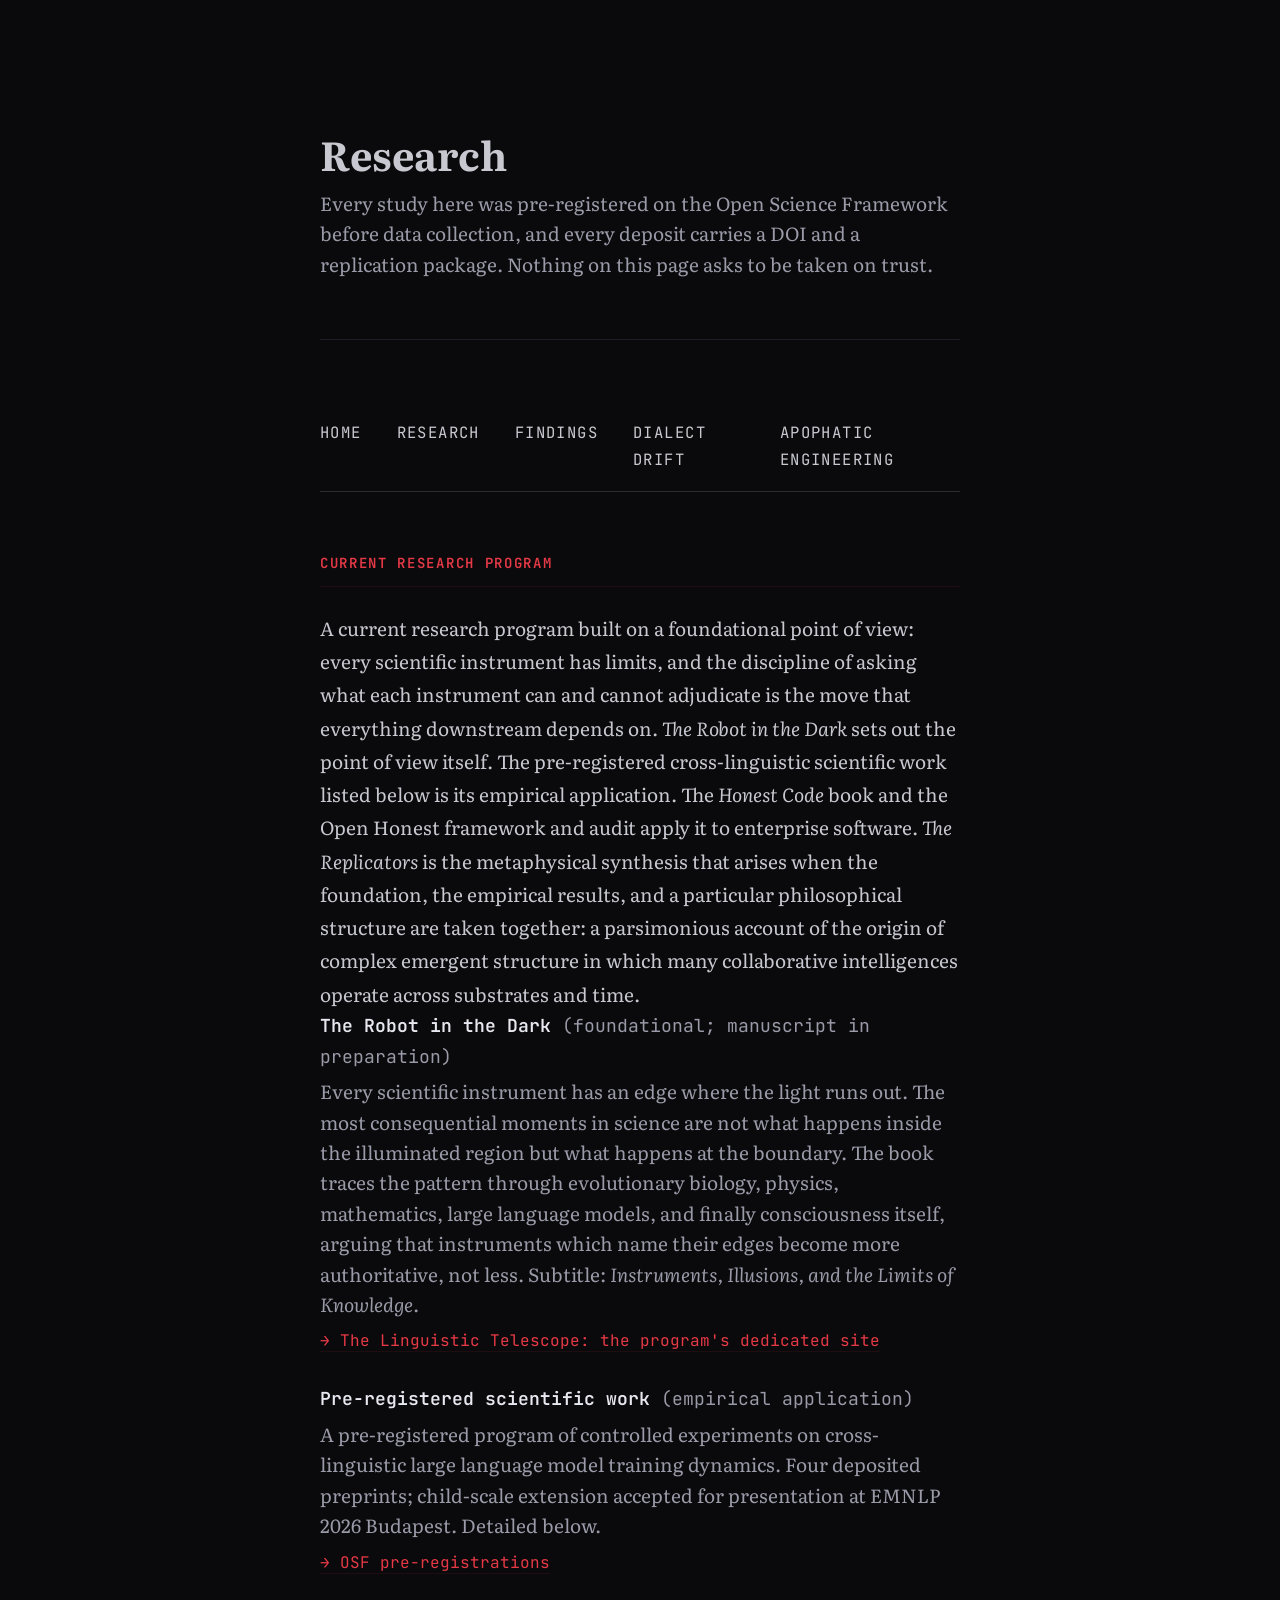
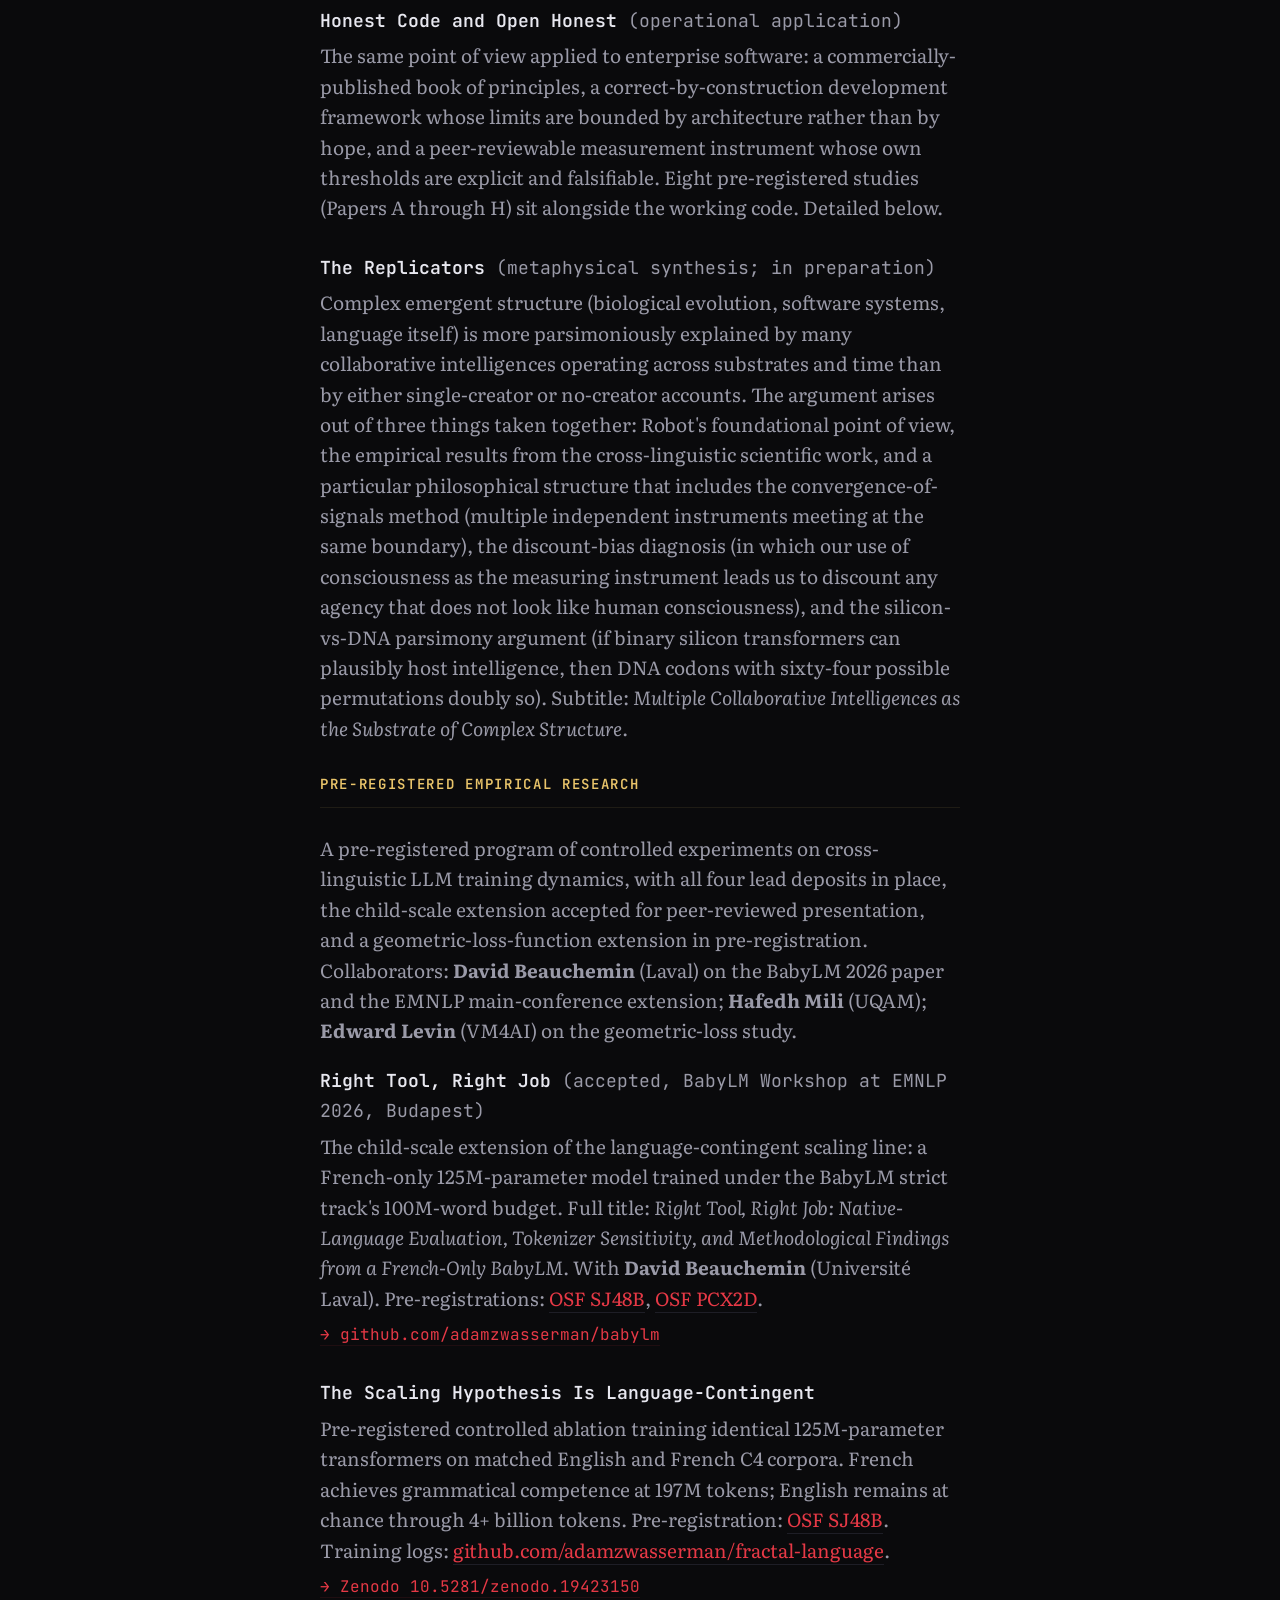
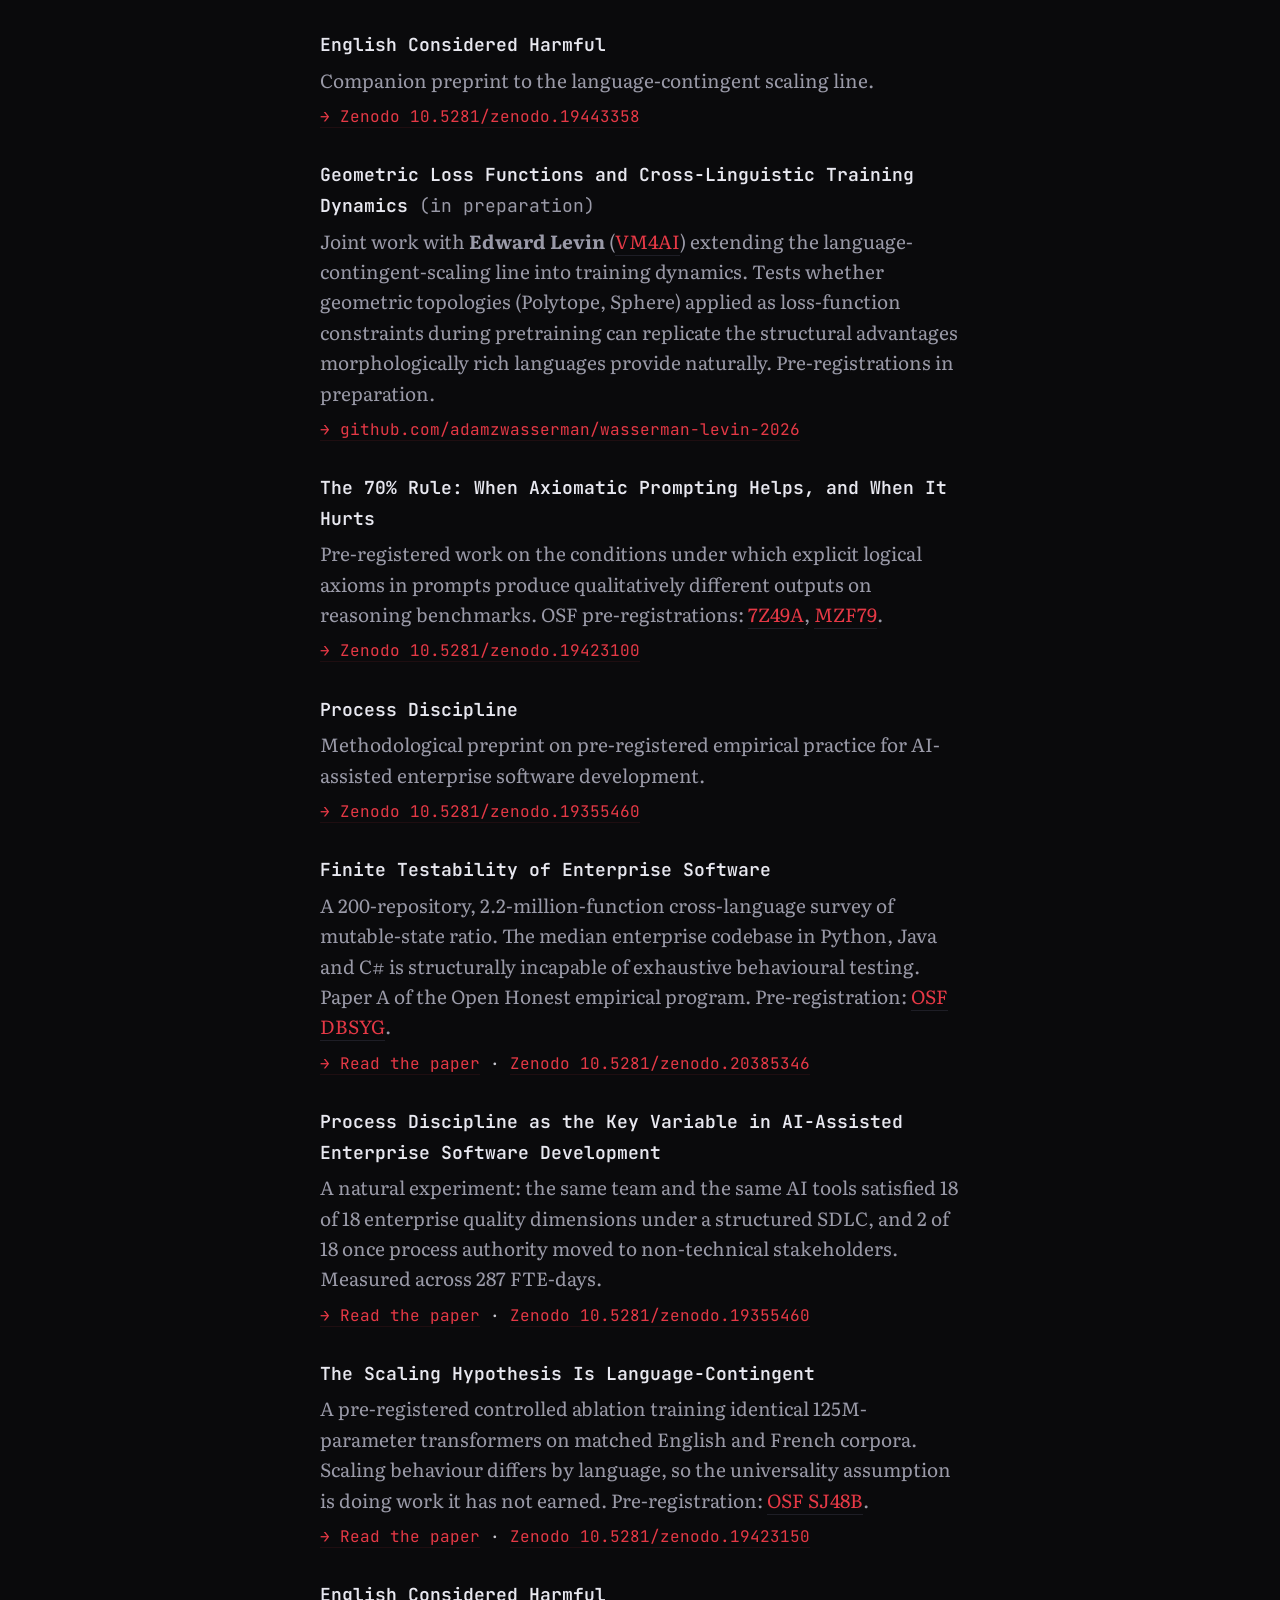
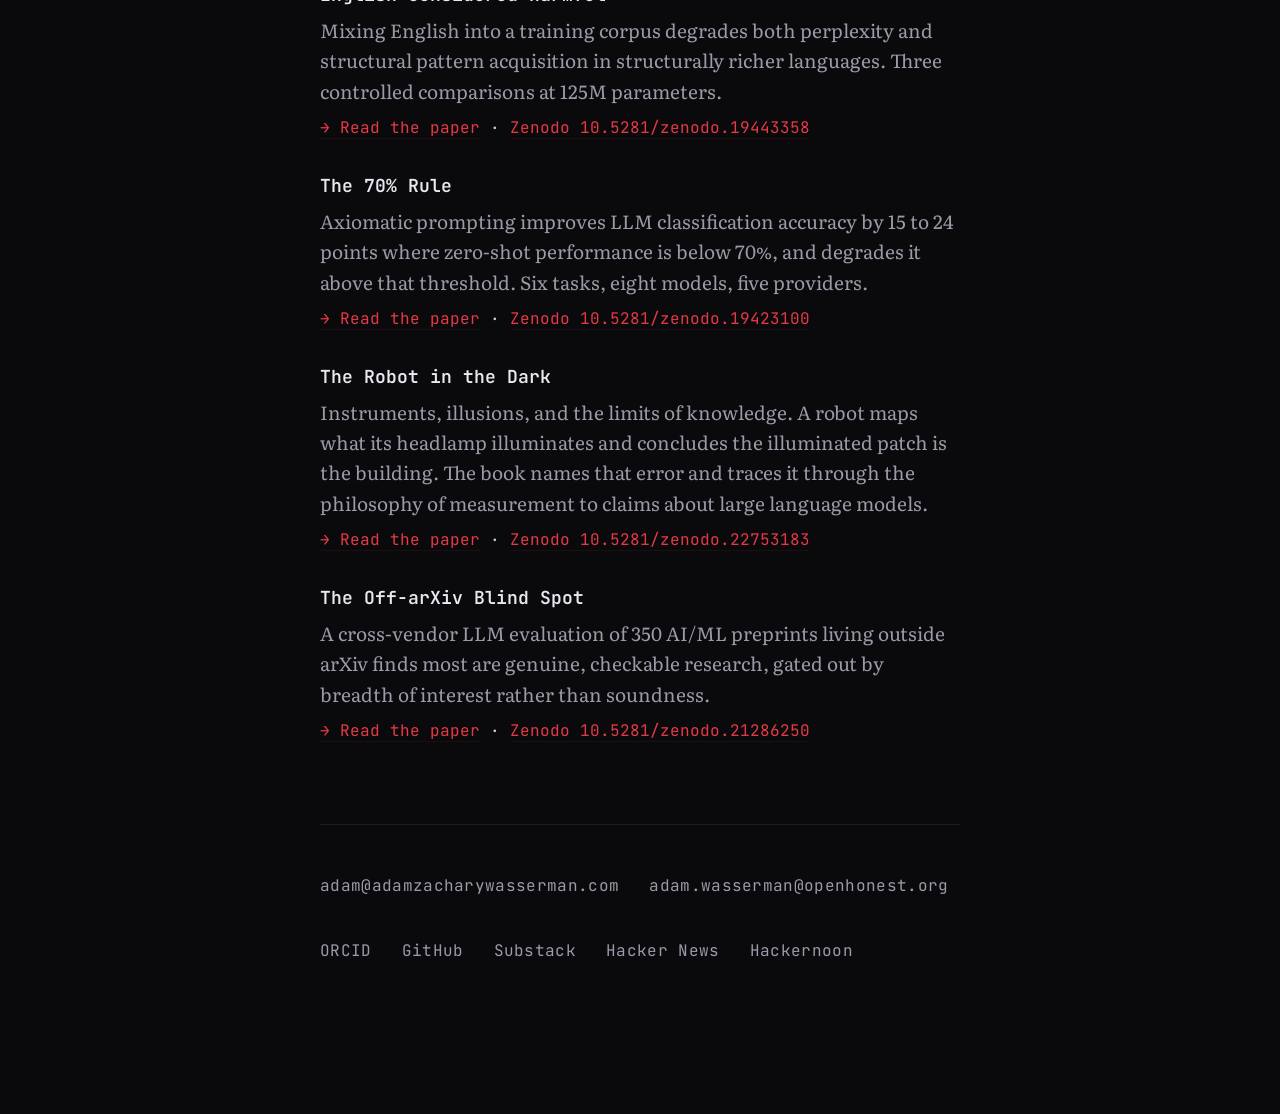
<file: public/research.html>
<!DOCTYPE html>
<html lang="en">
<head>
<link rel="icon" type="image/svg+xml" href="/favicon.svg">
<meta charset="UTF-8">
<meta name="google-site-verification" content="Gha3lzxGv1ZKmtLuO9eOexTvPUUYBk0QERaucY58g7Y">
<meta name="viewport" content="width=device-width, initial-scale=1.0">
<title>Research — Adam Zachary Wasserman</title>
<meta name="description" content="Pre-registered controlled experiments on cross-linguistic LLM training dynamics, with OSF pre-registration IDs, Zenodo DOIs, replication packages and named institutional collaborators.">
<meta name="author" content="Adam Zachary Wasserman">
<meta name="robots" content="index, follow">
<link rel="canonical" href="https://adamzacharywasserman.com/research.html">

<meta property="og:type" content="website">
<meta property="og:title" content="Research — Adam Zachary Wasserman">
<meta property="og:description" content="Pre-registered controlled experiments on cross-linguistic LLM training dynamics, with OSF pre-registration IDs, Zenodo DOIs, replication packages and named institutional collaborators.">
<meta property="og:url" content="https://adamzacharywasserman.com/research.html">
<meta property="og:site_name" content="Adam Zachary Wasserman">
<meta property="profile:first_name" content="Adam">
<meta property="profile:last_name" content="Wasserman">

<meta name="twitter:card" content="summary_large_image">
<meta name="twitter:title" content="Research — Adam Zachary Wasserman">
<meta name="twitter:description" content="Pre-registered controlled experiments on cross-linguistic LLM training dynamics, with OSF pre-registration IDs, Zenodo DOIs, replication packages and named institutional collaborators.">
<meta property="og:image" content="https://adamzacharywasserman.com/og-image.png">
<meta name="twitter:image" content="https://adamzacharywasserman.com/og-image.png">

<link rel="preconnect" href="https://fonts.gstatic.com" crossorigin>
<link rel="preload" as="style" href="https://fonts.googleapis.com/css2?family=JetBrains+Mono:wght@400;600;700&family=Literata:ital,wght@0,400;0,700;1,400&display=swap">
<link href="https://fonts.googleapis.com/css2?family=JetBrains+Mono:wght@400;600;700&family=Literata:ital,wght@0,400;0,700;1,400&display=swap" rel="stylesheet" media="print" onload="this.media='all'">
<noscript><link href="https://fonts.googleapis.com/css2?family=JetBrains+Mono:wght@400;600;700&family=Literata:ital,wght@0,400;0,700;1,400&display=swap" rel="stylesheet"></noscript>
<link rel="stylesheet" href="style.css?v=2">

<script type="application/ld+json">
{
  "@context": "https://schema.org",
  "@graph": [
    {
      "@type": "Person",
      "@id": "https://adamzacharywasserman.com/#person",
      "name": "Adam Zachary Wasserman",
      "givenName": "Adam",
      "additionalName": "Zachary",
      "familyName": "Wasserman",
      "url": "https://adamzacharywasserman.com",
      "identifier": [
        {
          "@type": "PropertyValue",
          "propertyID": "ORCID",
          "value": "0009-0002-8865-6583",
          "url": "https://orcid.org/0009-0002-8865-6583"
        }
      ],
      "email": "mailto:adam@adamzacharywasserman.com",
      "jobTitle": ["Author", "Researcher", "Founder"],
      "description": "Author and independent researcher working at the intersection of philosophy of science, artificial intelligence, and the metaphysics of complex emergent structure. Forty years in enterprise software preceded a deliberate 2017 pivot toward contributing to the body of knowledge.",
      "knowsAbout": [
        "Philosophy of science",
        "Philosophy of mind",
        "Metaphysics of emergence",
        "Instrument-aware epistemology",
        "Distributed cognition",
        "Multi-collaborative intelligences",
        "Language-Only Hypothesis",
        "Scaling Hypothesis (machine learning)",
        "Cross-linguistic LLM training dynamics",
        "BabyLM challenge",
        "Pre-registered empirical research",
        "DOM-based application state (DATAOS)",
        "Software architecture",
        "AI compliance for regulated markets"
      ],
      "sameAs": [
        "https://orcid.org/0009-0002-8865-6583",
        "https://github.com/adamzwasserman",
        "https://news.ycombinator.com/user?id=adamzwasserman",
        "https://hackernoon.com/u/azw",
        "https://www.welcometothejungle.com/en/authors/adam-zachary-wasserman",
        "https://emusings.substack.com",
        "https://honestcode.software",
        "https://dataos.software",
        "https://www.wikidata.org/wiki/Q140256458",
        "https://openalex.org/A5120961559",
        "https://hcommons.org/members/adam-z-wasserman/",
        "https://philpeople.org/profiles/adam-zachary-wasserman",
        "https://openlibrary.org/authors/OL16469310A",
        "https://www.goodreads.com/author/show/23932860.Adam_Zachary_Wasserman",
        "https://osf.io/8t64r/",
        "https://www.linkedin.com/in/adam-zachary-wasserman/",
        "https://www.amazon.com/stores/author/B07Y154YCS",
        "https://ssrn.com/author=12354888",
        "https://zenodo.org/communities/open-honest"
      ],
      "address": {
        "@type": "PostalAddress",
        "addressLocality": "Kansas City",
        "addressRegion": "MO",
        "addressCountry": "US"
      }
    },
    {
      "@type": "Book",
      "name": "The Robot in the Dark: Instruments, Illusions, and the Limits of Knowledge",
      "author": {"@id": "https://adamzacharywasserman.com/#person"},
      "bookFormat": "https://schema.org/EBook",
      "bookEdition": "Manuscript in preparation",
      "identifier": "10.5281/zenodo.20382928",
      "url": "https://doi.org/10.5281/zenodo.20382928",
      "description": "A book about the epistemology of scientific instruments. Its central claim is that every instrument has an edge where the light runs out, and that the most consequential moments in science are not what happens inside the illuminated region but what happens at the boundary. Case studies in evolutionary biology, large language model training, software engineering, and cognitive psychology.",
      "about": ["Philosophy of science", "Epistemology", "Scientific instruments", "Limits of measurement", "LLMs as instruments"]
    },
    {
      "@type": "Book",
      "name": "The Replicators: Multiple Collaborative Intelligences as the Substrate of Complex Structure",
      "author": {"@id": "https://adamzacharywasserman.com/#person"},
      "bookFormat": "https://schema.org/EBook",
      "bookEdition": "In preparation",
      "description": "A book and accompanying empirical research program arguing that complex emergent structure (biological evolution, software systems, language itself) is more parsimoniously explained by multiple collaborative intelligences operating across substrates and time than by either single-creator or no-creator accounts. Grounded in pre-registered controlled experiments on cross-linguistic LLM training dynamics.",
      "about": ["Metaphysics of emergence", "Distributed cognition", "Philosophy of mind", "Evolutionary biology", "Language and thought"]
    },
    {
      "@type": "Book",
      "name": "Honest Code",
      "author": {"@id": "https://adamzacharywasserman.com/#person"},
      "url": "https://honestcode.software",
      "description": "Sixteen principles for eliminating hidden state in software. Side-by-side comparisons in twelve programming languages with real nanosecond execution traces. The core argument: most code complexity comes from hiding state inside classes and objects.",
      "about": ["Software architecture", "State management", "Pure functions", "Type systems"]
    },
    {
      "@type": "Book",
      "name": "The Chaos Factory",
      "author": {"@id": "https://adamzacharywasserman.com/#person"},
      "url": "https://amzn.to/46I8piO",
      "datePublished": "2017",
      "description": "The inside story of corporate IT failure, tracing the history from the Springfield and Harper's Ferry armories through the American System of Manufacture to modern software development. Favorably reviewed by Bloor Research."
    },
    {
      "@type": "Book",
      "name": "ADHD Meets AI: How Restless Brains Are Using Artificial Intelligence to Unlock Super Productivity",
      "author": {"@id": "https://adamzacharywasserman.com/#person"},
      "bookFormat": "https://schema.org/EBook",
      "datePublished": "2026",
      "url": "https://www.amazon.com/dp/B0GX32DJWM",
      "sameAs": "https://adamzwasserman.gumroad.com/l/adhd-meets-ai",
      "description": "The honest book about restless brains and artificial intelligence: what AI actually is, what it genuinely does for a mind wired for synthesis at untrackable speeds, and exactly where it will quietly hurt you. Written by someone who builds AI for a living and has lived the restless brain his whole life.",
      "about": ["ADHD", "Neurodiversity", "Artificial intelligence", "Human-AI collaboration", "Productivity"]
    },
    {
      "@type": "ScholarlyArticle",
      "name": "The Scaling Hypothesis Is Language-Contingent: Evidence from Cross-Linguistic Training Dynamics",
      "author": {"@id": "https://adamzacharywasserman.com/#person"},
      "datePublished": "2026",
      "identifier": "10.5281/zenodo.19423150",
      "url": "https://doi.org/10.5281/zenodo.19423150",
      "description": "Pre-registered controlled ablation training identical 125M-parameter transformers on matched English and French C4 corpora. French achieves grammatical competence at 197M tokens; English remains at chance through 4 billion tokens. Pre-registration: OSF SJ48B.",
      "about": ["Language-contingent scaling", "LLM training dynamics", "Cross-linguistic experiments"]
    },
    {
      "@type": "ScholarlyArticle",
      "name": "English Considered Harmful",
      "author": {"@id": "https://adamzacharywasserman.com/#person"},
      "datePublished": "2026-04-06",
      "identifier": "10.5281/zenodo.19443358",
      "url": "https://doi.org/10.5281/zenodo.19443358",
      "description": "Pre-registered companion to the language-contingent scaling work, examining the consequences for AI research methodology of treating English as the universal training substrate."
    },
    {
      "@type": "ScholarlyArticle",
      "name": "The 70% Rule: When Axiomatic Prompting Helps, and When It Hurts",
      "author": {"@id": "https://adamzacharywasserman.com/#person"},
      "datePublished": "2026",
      "identifier": "10.5281/zenodo.19423100",
      "url": "https://doi.org/10.5281/zenodo.19423100",
      "description": "Pre-registered work on the conditions under which explicit logical axioms in prompts produce qualitatively better outputs on reasoning benchmarks. OSF pre-registrations: 7Z49A, MZF79."
    },
    {
      "@type": "ScholarlyArticle",
      "name": "Process Discipline",
      "author": {"@id": "https://adamzacharywasserman.com/#person"},
      "datePublished": "2026",
      "identifier": "10.5281/zenodo.19355460",
      "url": "https://doi.org/10.5281/zenodo.19355460",
      "description": "Methodological preprint on pre-registered empirical practice for AI-assisted enterprise software development."
    },
    {
      "@type": "SoftwareSourceCode",
      "name": "DATAOS",
      "author": {"@id": "https://adamzacharywasserman.com/#person"},
      "url": "https://dataos.software",
      "description": "DOM As The Authority On State. An architectural philosophy and library ecosystem for web applications that treat the DOM as the single, authoritative source of application state.",
      "programmingLanguage": "JavaScript"
    },
    {
      "@type": "SoftwareSourceCode",
      "name": "Honest framework",
      "author": {"@id": "https://adamzacharywasserman.com/#person"},
      "url": "https://honestframework.software",
      "description": "Correct-by-construction development framework underlying the Honest Code book and the Open Honest research program. Multi-language analyzer, four-language tree-sitter detector, 276-scenario behavioural specification. Architectural constraints bound the codebase to known behaviour domains."
    },
    {
      "@type": "CreativeWork",
      "name": "Honest audit",
      "url": "https://slopaudit.org",
      "author": {"@id": "https://adamzacharywasserman.com/#person"},
      "description": "Four-layer measurement instrument for enterprise software quality, published with explicit indicator thresholds and a peer-reviewable behavioural specification of its own behaviour at boundary cases. Part of the Open Honest empirical research program."
    },
    {
      "@type": "VideoObject",
      "name": "Adam Zachary Wasserman in conversation on Abstraction Layers",
      "description": "A long-form interview on the Language-Only Hypothesis: why large language models reveal structure already deposited in language rather than generating intelligence from scale, and what follows for how we read what today's AI can and cannot do.",
      "uploadDate": "2026-06-26T12:19:20-07:00",
      "thumbnailUrl": "https://i.ytimg.com/vi/-CK3FHftrd8/hqdefault.jpg",
      "url": "https://www.youtube.com/watch?v=-CK3FHftrd8",
      "embedUrl": "https://www.youtube.com/embed/-CK3FHftrd8",
      "about": {"@id": "https://adamzacharywasserman.com/#person"},
      "actor": {"@id": "https://adamzacharywasserman.com/#person"},
      "publisher": {"@type": "Organization", "name": "Abstraction Layers with Jack Couch"}
    }
  ]
}
</script>
</head>
<body>

<main class="hub">

  <header class="hub__identity">
    <h1>Research</h1>
    <p class="hub__item-desc">Every study here was pre-registered on the Open Science Framework before data collection, and every deposit carries a DOI and a replication package. Nothing on this page asks to be taken on trust.</p>
  </header>

  <nav class="hub__nav" aria-label="Sections">
    <a href="/">Home</a>
    <a href="/research.html">Research</a>
    <a href="/findings.html">Findings</a>
    <a href="/dialect-drift.html">Dialect Drift</a>
    <a href="/apophatic-engineering.html">Apophatic Engineering</a>
  </nav>

<h2 class="hub__section-title">Current Research Program</h2>

    <div class="hub__prose">
      <p>A current research program built on a foundational point of view: every scientific instrument has limits, and the discipline of asking what each instrument can and cannot adjudicate is the move that everything downstream depends on. <em>The Robot in the Dark</em> sets out the point of view itself. The pre-registered cross-linguistic scientific work listed below is its empirical application. The <em>Honest Code</em> book and the Open Honest framework and audit apply it to enterprise software. <em>The Replicators</em> is the metaphysical synthesis that arises when the foundation, the empirical results, and a particular philosophical structure are taken together: a parsimonious account of the origin of complex emergent structure in which many collaborative intelligences operate across substrates and time.</p>
    </div>

    <div class="hub__item">
      <h3 class="hub__item-name">The Robot in the Dark <span style="font-weight:400; color: var(--text-dim);">(foundational; manuscript in preparation)</span></h3>
      <p class="hub__item-desc">Every scientific instrument has an edge where the light runs out. The most consequential moments in science are not what happens inside the illuminated region but what happens at the boundary. The book traces the pattern through evolutionary biology, physics, mathematics, large language models, and finally consciousness itself, arguing that instruments which name their edges become more authoritative, not less. Subtitle: <em>Instruments, Illusions, and the Limits of Knowledge</em>.</p>
      <p class="hub__item-link"><a href="https://linguistictelescope.org">&rarr; The Linguistic Telescope: the program's dedicated site</a></p>
    </div>

    <div class="hub__item">
      <h3 class="hub__item-name">Pre-registered scientific work <span style="font-weight:400; color: var(--text-dim);">(empirical application)</span></h3>
      <p class="hub__item-desc">A pre-registered program of controlled experiments on cross-linguistic large language model training dynamics. Four deposited preprints; child-scale extension accepted for presentation at EMNLP 2026 Budapest. Detailed below.</p>
      <p class="hub__item-link"><a href="https://osf.io/8t64r/">&rarr; OSF pre-registrations</a></p>
    </div>

    <div class="hub__item">
      <h3 class="hub__item-name">Honest Code and Open Honest <span style="font-weight:400; color: var(--text-dim);">(operational application)</span></h3>
      <p class="hub__item-desc">The same point of view applied to enterprise software: a commercially-published book of principles, a correct-by-construction development framework whose limits are bounded by architecture rather than by hope, and a peer-reviewable measurement instrument whose own thresholds are explicit and falsifiable. Eight pre-registered studies (Papers A through H) sit alongside the working code. Detailed below.</p>
    </div>

    <div class="hub__item">
      <h3 class="hub__item-name">The Replicators <span style="font-weight:400; color: var(--text-dim);">(metaphysical synthesis; in preparation)</span></h3>
      <p class="hub__item-desc">Complex emergent structure (biological evolution, software systems, language itself) is more parsimoniously explained by many collaborative intelligences operating across substrates and time than by either single-creator or no-creator accounts. The argument arises out of three things taken together: Robot's foundational point of view, the empirical results from the cross-linguistic scientific work, and a particular philosophical structure that includes the convergence-of-signals method (multiple independent instruments meeting at the same boundary), the discount-bias diagnosis (in which our use of consciousness as the measuring instrument leads us to discount any agency that does not look like human consciousness), and the silicon-vs-DNA parsimony argument (if binary silicon transformers can plausibly host intelligence, then DNA codons with sixty-four possible permutations doubly so). Subtitle: <em>Multiple Collaborative Intelligences as the Substrate of Complex Structure</em>.</p>
    </div>
  </section>

  <section class="hub__section">
    
<h2 class="hub__section-title hub__section-title--gold">Pre-registered empirical research</h2>

    <p class="hub__item-desc" style="margin-bottom: 1rem;">A pre-registered program of controlled experiments on cross-linguistic LLM training dynamics, with all four lead deposits in place, the child-scale extension accepted for peer-reviewed presentation, and a geometric-loss-function extension in pre-registration. Collaborators: <strong>David Beauchemin</strong> (Laval) on the BabyLM 2026 paper and the EMNLP main-conference extension; <strong>Hafedh Mili</strong> (UQAM); <strong>Edward Levin</strong> (VM4AI) on the geometric-loss study.</p>

    <div class="hub__item">
      <h3 class="hub__item-name">Right Tool, Right Job <span style="font-weight:400; color: var(--text-dim);">(accepted, BabyLM Workshop at EMNLP 2026, Budapest)</span></h3>
      <p class="hub__item-desc">The child-scale extension of the language-contingent scaling line: a French-only 125M-parameter model trained under the BabyLM strict track's 100M-word budget. Full title: <em>Right Tool, Right Job: Native-Language Evaluation, Tokenizer Sensitivity, and Methodological Findings from a French-Only BabyLM</em>. With <strong>David Beauchemin</strong> (Universit&eacute; Laval). Pre-registrations: <a href="https://osf.io/sj48b">OSF SJ48B</a>, <a href="https://osf.io/pcx2d">OSF PCX2D</a>.</p>
      <p class="hub__item-link"><a href="https://github.com/adamzwasserman/babylm">&rarr; github.com/adamzwasserman/babylm</a></p>
    </div>

    <div class="hub__item">
      <h3 class="hub__item-name">The Scaling Hypothesis Is Language-Contingent</h3>
      <p class="hub__item-desc">Pre-registered controlled ablation training identical 125M-parameter transformers on matched English and French C4 corpora. French achieves grammatical competence at 197M tokens; English remains at chance through 4+ billion tokens. Pre-registration: <a href="https://osf.io/sj48b">OSF SJ48B</a>. Training logs: <a href="https://github.com/adamzwasserman/fractal-language">github.com/adamzwasserman/fractal-language</a>.</p>
      <p class="hub__item-link"><a href="https://doi.org/10.5281/zenodo.19423150">&rarr; Zenodo 10.5281/zenodo.19423150</a></p>
    </div>

    <div class="hub__item">
      <h3 class="hub__item-name">English Considered Harmful</h3>
      <p class="hub__item-desc">Companion preprint to the language-contingent scaling line.</p>
      <p class="hub__item-link"><a href="https://doi.org/10.5281/zenodo.19443358">&rarr; Zenodo 10.5281/zenodo.19443358</a></p>
    </div>

    <div class="hub__item">
      <h3 class="hub__item-name">Geometric Loss Functions and Cross-Linguistic Training Dynamics <span style="font-weight:400; color: var(--text-dim);">(in preparation)</span></h3>
      <p class="hub__item-desc">Joint work with <strong>Edward Levin</strong> (<a href="https://vm4ai.com">VM4AI</a>) extending the language-contingent-scaling line into training dynamics. Tests whether geometric topologies (Polytope, Sphere) applied as loss-function constraints during pretraining can replicate the structural advantages morphologically rich languages provide naturally. Pre-registrations in preparation.</p>
      <p class="hub__item-link"><a href="https://github.com/adamzwasserman/wasserman-levin-2026">&rarr; github.com/adamzwasserman/wasserman-levin-2026</a></p>
    </div>

    <div class="hub__item">
      <h3 class="hub__item-name">The 70% Rule: When Axiomatic Prompting Helps, and When It Hurts</h3>
      <p class="hub__item-desc">Pre-registered work on the conditions under which explicit logical axioms in prompts produce qualitatively different outputs on reasoning benchmarks. OSF pre-registrations: <a href="https://osf.io/7z49a">7Z49A</a>, <a href="https://osf.io/mzf79">MZF79</a>.</p>
      <p class="hub__item-link"><a href="https://doi.org/10.5281/zenodo.19423100">&rarr; Zenodo 10.5281/zenodo.19423100</a></p>
    </div>

    <div class="hub__item">
      <h3 class="hub__item-name">Process Discipline</h3>
      <p class="hub__item-desc">Methodological preprint on pre-registered empirical practice for AI-assisted enterprise software development.</p>
      <p class="hub__item-link"><a href="https://doi.org/10.5281/zenodo.19355460">&rarr; Zenodo 10.5281/zenodo.19355460</a></p>
    </div>

    <div class="hub__item">
      <h3 class="hub__item-name">Finite Testability of Enterprise Software</h3>
      <p class="hub__item-desc">A 200-repository, 2.2-million-function cross-language survey of mutable-state ratio. The median enterprise codebase in Python, Java and C# is structurally incapable of exhaustive behavioural testing. Paper A of the Open Honest empirical program. Pre-registration: <a href="https://doi.org/10.17605/OSF.IO/DBSYG">OSF DBSYG</a>.</p>
      <p class="hub__item-link"><a href="/papers/finite-testability-of-enterprise-software.html">&rarr; Read the paper</a> &middot; <a href="https://doi.org/10.5281/zenodo.20385346">Zenodo 10.5281/zenodo.20385346</a></p>
    </div>

    <div class="hub__item">
      <h3 class="hub__item-name">Process Discipline as the Key Variable in AI-Assisted Enterprise Software Development</h3>
      <p class="hub__item-desc">A natural experiment: the same team and the same AI tools satisfied 18 of 18 enterprise quality dimensions under a structured SDLC, and 2 of 18 once process authority moved to non-technical stakeholders. Measured across 287 FTE-days.</p>
      <p class="hub__item-link"><a href="/papers/process-discipline-as-the-key-variable.html">&rarr; Read the paper</a> &middot; <a href="https://doi.org/10.5281/zenodo.19355460">Zenodo 10.5281/zenodo.19355460</a></p>
    </div>

    <div class="hub__item">
      <h3 class="hub__item-name">The Scaling Hypothesis Is Language-Contingent</h3>
      <p class="hub__item-desc">A pre-registered controlled ablation training identical 125M-parameter transformers on matched English and French corpora. Scaling behaviour differs by language, so the universality assumption is doing work it has not earned. Pre-registration: <a href="https://doi.org/10.17605/OSF.IO/SJ48B">OSF SJ48B</a>.</p>
      <p class="hub__item-link"><a href="/papers/the-scaling-hypothesis-is-language-contingent.html">&rarr; Read the paper</a> &middot; <a href="https://doi.org/10.5281/zenodo.19423150">Zenodo 10.5281/zenodo.19423150</a></p>
    </div>

    <div class="hub__item">
      <h3 class="hub__item-name">English Considered Harmful</h3>
      <p class="hub__item-desc">Mixing English into a training corpus degrades both perplexity and structural pattern acquisition in structurally richer languages. Three controlled comparisons at 125M parameters.</p>
      <p class="hub__item-link"><a href="/papers/english-considered-harmful.html">&rarr; Read the paper</a> &middot; <a href="https://doi.org/10.5281/zenodo.19443358">Zenodo 10.5281/zenodo.19443358</a></p>
    </div>

    <div class="hub__item">
      <h3 class="hub__item-name">The 70% Rule</h3>
      <p class="hub__item-desc">Axiomatic prompting improves LLM classification accuracy by 15 to 24 points where zero-shot performance is below 70%, and degrades it above that threshold. Six tasks, eight models, five providers.</p>
      <p class="hub__item-link"><a href="/papers/the-70-percent-rule.html">&rarr; Read the paper</a> &middot; <a href="https://doi.org/10.5281/zenodo.19423100">Zenodo 10.5281/zenodo.19423100</a></p>
    </div>

    <div class="hub__item">
      <h3 class="hub__item-name">The Robot in the Dark</h3>
      <p class="hub__item-desc">Instruments, illusions, and the limits of knowledge. A robot maps what its headlamp illuminates and concludes the illuminated patch is the building. The book names that error and traces it through the philosophy of measurement to claims about large language models.</p>
      <p class="hub__item-link"><a href="/papers/the-robot-in-the-dark.html">&rarr; Read the paper</a> &middot; <a href="https://doi.org/10.5281/zenodo.22753183">Zenodo 10.5281/zenodo.22753183</a></p>
    </div>

    <div class="hub__item">
      <h3 class="hub__item-name">The Off-arXiv Blind Spot</h3>
      <p class="hub__item-desc">A cross-vendor LLM evaluation of 350 AI/ML preprints living outside arXiv finds most are genuine, checkable research, gated out by breadth of interest rather than soundness.</p>
      <p class="hub__item-link"><a href="/papers/the-off-arxiv-blind-spot.html">&rarr; Read the paper</a> &middot; <a href="https://doi.org/10.5281/zenodo.21286250">Zenodo 10.5281/zenodo.21286250</a></p>
    </div>
  </section>

  <section class="hub__section">
    
<footer class="hub__contact">
    <ul class="hub__contact-list">
      <li><a href="mailto:adam@adamzacharywasserman.com">adam@adamzacharywasserman.com</a></li>
      <li><a href="mailto:adam.wasserman@openhonest.org">adam.wasserman@openhonest.org</a></li>
      <li><a href="https://orcid.org/0009-0002-8865-6583">ORCID</a></li>
      <li><a href="https://github.com/adamzwasserman">GitHub</a></li>
      <li><a href="https://emusings.substack.com">Substack</a></li>
      <li><a href="https://news.ycombinator.com/user?id=adamzwasserman">Hacker News</a></li>
      <li><a href="https://hackernoon.com/u/azw">Hackernoon</a></li>
    </ul>
  </footer>

</main>

</body>
</html>


</main>

</body>
</html>
</file>
<file: style.css>
/* Adam Zachary Wasserman — Hub Page */

:root {
  --bg: #0a0a0c;
  --surface: #111116;
  --border: #1e1e26;
  --border-warm: #2a2520;
  --text: #c8c8d0;
  --text-dim: #9a9aa8;
  --text-bright: #e8e8f0;
  --red: #e63946;
  --red-dim: #e6394618;
  --green: #2a9d8f;
  --green-dim: #2a9d8f18;
  --gold: #e9c46a;
  --gold-dim: #e9c46a18;
  --mono: 'JetBrains Mono', 'JetBrains Mono Fallback', monospace;
  --serif: 'Literata', 'Literata Fallback', Georgia, serif;
}

@font-face {
  font-family: 'JetBrains Mono Fallback';
  src: local('Courier New'), local('Courier');
  size-adjust: 95%;
  ascent-override: 100%;
  descent-override: 25%;
  line-gap-override: 0%;
}

@font-face {
  font-family: 'Literata Fallback';
  src: local('Georgia'), local('Times New Roman');
  size-adjust: 103%;
  ascent-override: 95%;
  descent-override: 25%;
  line-gap-override: 0%;
}

* {
  margin: 0;
  padding: 0;
  box-sizing: border-box;
}

html {
  font-size: 16px;
  scroll-behavior: smooth;
}

body {
  background: var(--bg);
  color: var(--text);
  font-family: var(--serif);
  line-height: 1.7;
  -webkit-font-smoothing: antialiased;
  -moz-osx-font-smoothing: grayscale;
  overflow-x: hidden;
}

/* ===== LAYOUT ===== */

.hub {
  max-width: 720px;
  margin: 0 auto;
  padding: 6rem 2rem 4rem;
}

/* ===== IDENTITY BLOCK ===== */

.hub__identity {
  margin-bottom: 4rem;
  padding-bottom: 3rem;
  border-bottom: 1px solid var(--border);
}

.hub__name {
  font-family: var(--mono);
  font-size: clamp(1.8rem, 4vw, 2.8rem);
  font-weight: 700;
  color: var(--text-bright);
  letter-spacing: -0.03em;
  line-height: 1.2;
  margin-bottom: 0.75rem;
}

.hub__tagline {
  font-family: var(--serif);
  font-size: 1.05rem;
  color: var(--text-dim);
  font-style: italic;
  margin-bottom: 0.25rem;
}

.hub__location {
  font-family: var(--mono);
  font-size: 0.75rem;
  color: var(--text-dim);
  letter-spacing: 0.06em;
  text-transform: uppercase;
}

/* ===== SECTIONS ===== */

.hub__section {
  margin-bottom: 3.5rem;
}

.hub__section-title {
  font-family: var(--mono);
  font-size: 0.7rem;
  font-weight: 600;
  letter-spacing: 0.12em;
  text-transform: uppercase;
  color: var(--red);
  margin-bottom: 1.25rem;
  padding-bottom: 0.5rem;
  border-bottom: 1px solid var(--red-dim);
}

.hub__section-title--green {
  color: var(--green);
  border-bottom-color: var(--green-dim);
}

.hub__section-title--gold {
  color: var(--gold);
  border-bottom-color: var(--gold-dim);
}

/* ===== ITEMS ===== */

.hub__item {
  margin-bottom: 1.5rem;
}

.hub__item-name {
  font-family: var(--mono);
  font-size: 0.9rem;
  font-weight: 600;
  color: var(--text-bright);
  margin-bottom: 0.2rem;
}

.hub__item-name a {
  color: var(--text-bright);
  text-decoration: none;
  border-bottom: 1px solid var(--border);
  transition: border-color 0.2s;
}

.hub__item-name a:hover {
  border-color: var(--red);
}

.hub__item-desc {
  font-size: 0.95rem;
  color: var(--text-dim);
  line-height: 1.6;
}

/* ===== PROJECT TABLE ===== */

.hub__table {
  width: 100%;
  border-collapse: collapse;
  margin-top: 0.5rem;
}

.hub__table th {
  font-family: var(--mono);
  font-size: 0.65rem;
  font-weight: 600;
  letter-spacing: 0.1em;
  text-transform: uppercase;
  color: var(--text-dim);
  text-align: left;
  padding: 0.5rem 0.75rem 0.5rem 0;
  border-bottom: 1px solid var(--border);
}

.hub__table td {
  font-size: 0.9rem;
  padding: 0.6rem 0.75rem 0.6rem 0;
  border-bottom: 1px solid var(--border);
  vertical-align: top;
}

.hub__table td:first-child {
  font-family: var(--mono);
  font-size: 0.85rem;
  font-weight: 600;
  color: var(--text-bright);
  white-space: nowrap;
}

.hub__table td:first-child a {
  color: var(--text-bright);
  text-decoration: none;
  border-bottom: 1px solid var(--border);
  transition: border-color 0.2s;
}

.hub__table td:first-child a:hover {
  border-color: var(--green);
}

.hub__table td:last-child {
  color: var(--text-dim);
}

/* ===== BACKGROUND BLOCK ===== */

.hub__prose {
  font-size: 0.95rem;
  line-height: 1.75;
  color: var(--text);
}

.hub__prose p + p {
  margin-top: 1rem;
}

/* ===== LINKS LIST ===== */

.hub__links {
  list-style: none;
}

.hub__links li {
  margin-bottom: 0.6rem;
}

.hub__links a {
  font-family: var(--mono);
  font-size: 0.85rem;
  color: var(--text);
  text-decoration: none;
  border-bottom: 1px solid var(--border);
  transition: border-color 0.2s, color 0.2s;
}

.hub__links a:hover {
  color: var(--text-bright);
  border-color: var(--text-dim);
}

.hub__links .hub__link-label {
  color: var(--text-dim);
  font-family: var(--serif);
  font-size: 0.85rem;
  margin-left: 0.5rem;
}

/* ===== CONTACT ===== */

.hub__contact {
  margin-top: 4rem;
  padding-top: 2rem;
  border-top: 1px solid var(--border);
}

.hub__contact-list {
  list-style: none;
  display: flex;
  flex-wrap: wrap;
  gap: 1.5rem;
}

.hub__contact-list a {
  font-family: var(--mono);
  font-size: 0.8rem;
  color: var(--text-dim);
  text-decoration: none;
  letter-spacing: 0.02em;
  transition: color 0.2s;
}

.hub__contact-list a:hover {
  color: var(--text-bright);
}

/* ===== RESPONSIVE ===== */

@media (max-width: 600px) {
  .hub {
    padding: 4rem 1.25rem 3rem;
  }

  .hub__table td:first-child {
    white-space: normal;
  }

  .hub__contact-list {
    flex-direction: column;
    gap: 0.75rem;
  }
}
</file>
<file: public/style.css>
/* Adam Zachary Wasserman — Hub Page */

:root {
  --bg: #0a0a0c;
  --surface: #111116;
  --border: #1e1e26;
  --border-warm: #2a2520;
  --text: #c8c8d0;
  --text-dim: #9a9aa8;
  --text-bright: #e8e8f0;
  --red: #e63946;
  --red-dim: #e6394618;
  --green: #2a9d8f;
  --green-dim: #2a9d8f18;
  --gold: #e9c46a;
  --gold-dim: #e9c46a18;
  --mono: 'JetBrains Mono', 'JetBrains Mono Fallback', monospace;
  --serif: 'Literata', 'Literata Fallback', Georgia, serif;
}

@font-face {
  font-family: 'JetBrains Mono Fallback';
  src: local('Courier New'), local('Courier');
  size-adjust: 95%;
  ascent-override: 100%;
  descent-override: 25%;
  line-gap-override: 0%;
}

@font-face {
  font-family: 'Literata Fallback';
  src: local('Georgia'), local('Times New Roman');
  size-adjust: 103%;
  ascent-override: 95%;
  descent-override: 25%;
  line-gap-override: 0%;
}

* {
  margin: 0;
  padding: 0;
  box-sizing: border-box;
}

html {
  /* 125% of the previous 16px. Every size on the site is in rem, so this
     one number moves all of them and keeps the proportions intact. */
  font-size: 20px;
  scroll-behavior: smooth;
}

body {
  background: var(--bg);
  color: var(--text);
  font-family: var(--serif);
  line-height: 1.7;
  -webkit-font-smoothing: antialiased;
  -moz-osx-font-smoothing: grayscale;
  overflow-x: hidden;
}

/* ===== LAYOUT ===== */

.hub {
  max-width: 720px;
  margin: 0 auto;
  padding: 6rem 2rem 4rem;
}

/* ===== IDENTITY BLOCK ===== */

.hub__identity {
  margin-bottom: 4rem;
  padding-bottom: 3rem;
  border-bottom: 1px solid var(--border);
}

.hub__name {
  font-family: var(--mono);
  font-size: clamp(1.8rem, 4vw, 2.8rem);
  font-weight: 700;
  color: var(--text-bright);
  letter-spacing: -0.03em;
  line-height: 1.2;
  margin-bottom: 0.75rem;
}

.hub__tagline {
  font-family: var(--serif);
  font-size: 1.05rem;
  color: var(--text-dim);
  font-style: italic;
  margin-bottom: 0.25rem;
}

.hub__location {
  font-family: var(--mono);
  font-size: 0.75rem;
  color: var(--text-dim);
  letter-spacing: 0.06em;
  text-transform: uppercase;
}

.hub__location a {
  color: var(--text);
  text-decoration: none;
  border-bottom: 1px solid var(--border);
  transition: border-color 0.2s;
}

.hub__location a:hover {
  border-color: var(--red);
}

/* ===== SECTIONS ===== */

.hub__section {
  margin-bottom: 3.5rem;
}

.hub__section-title {
  font-family: var(--mono);
  font-size: 0.7rem;
  font-weight: 600;
  letter-spacing: 0.12em;
  text-transform: uppercase;
  color: var(--red);
  margin-bottom: 1.25rem;
  padding-bottom: 0.5rem;
  border-bottom: 1px solid var(--red-dim);
}

.hub__section-title--green {
  color: var(--green);
  border-bottom-color: var(--green-dim);
}

.hub__section-title--gold {
  color: var(--gold);
  border-bottom-color: var(--gold-dim);
}

/* ===== ITEMS ===== */

.hub__item {
  margin-bottom: 1.5rem;
}

.hub__item-name {
  font-family: var(--mono);
  font-size: 0.9rem;
  font-weight: 600;
  color: var(--text-bright);
  margin-bottom: 0.2rem;
}

.hub__item-name a {
  color: var(--text-bright);
  text-decoration: none;
  border-bottom: 1px solid var(--border);
  transition: border-color 0.2s;
}

.hub__item-name a:hover {
  border-color: var(--red);
}

.hub__item-desc {
  font-size: 0.95rem;
  color: var(--text-dim);
  line-height: 1.6;
}

.hub__item-desc a {
  color: var(--red);
  text-decoration: none;
  border-bottom: 1px solid var(--border);
  transition: border-color 0.2s;
}

.hub__item-desc a:hover {
  border-color: var(--red);
}

/* ===== ITEM LINK LINE ===== */

.hub__item-link {
  font-family: var(--mono);
  font-size: 0.8rem;
  margin-top: 0.4rem;
}

.hub__item-link + .hub__item-link {
  margin-top: 0.2rem;
}

.hub__item-link a {
  color: var(--red);
  text-decoration: none;
  border-bottom: 1px solid var(--red-dim);
  transition: border-color 0.2s;
}

.hub__item-link a:hover {
  border-color: var(--red);
}

/* ===== PROJECT TABLE ===== */

.hub__table {
  width: 100%;
  border-collapse: collapse;
  margin-top: 0.5rem;
}

.hub__table th {
  font-family: var(--mono);
  font-size: 0.65rem;
  font-weight: 600;
  letter-spacing: 0.1em;
  text-transform: uppercase;
  color: var(--text-dim);
  text-align: left;
  padding: 0.5rem 0.75rem 0.5rem 0;
  border-bottom: 1px solid var(--border);
}

.hub__table td {
  font-size: 0.9rem;
  padding: 0.6rem 0.75rem 0.6rem 0;
  border-bottom: 1px solid var(--border);
  vertical-align: top;
}

.hub__table td:first-child {
  font-family: var(--mono);
  font-size: 0.85rem;
  font-weight: 600;
  color: var(--text-bright);
  white-space: nowrap;
}

.hub__table td:first-child a {
  color: var(--text-bright);
  text-decoration: none;
  border-bottom: 1px solid var(--border);
  transition: border-color 0.2s;
}

.hub__table td:first-child a:hover {
  border-color: var(--green);
}

.hub__table td:last-child {
  color: var(--text-dim);
}

/* ===== BACKGROUND BLOCK ===== */

.hub__prose {
  font-size: 0.95rem;
  line-height: 1.75;
  color: var(--text);
}

.hub__prose p + p {
  margin-top: 1rem;
}

/* ===== LINKS LIST ===== */

.hub__links {
  list-style: none;
}

.hub__links li {
  margin-bottom: 0.6rem;
}

.hub__links a {
  font-family: var(--mono);
  font-size: 0.85rem;
  color: var(--text);
  text-decoration: none;
  border-bottom: 1px solid var(--border);
  transition: border-color 0.2s, color 0.2s;
}

.hub__links a:hover {
  color: var(--text-bright);
  border-color: var(--text-dim);
}

.hub__links .hub__link-label {
  color: var(--text-dim);
  font-family: var(--serif);
  font-size: 0.85rem;
  margin-left: 0.5rem;
}

/* ===== CONTACT ===== */

.hub__contact {
  margin-top: 4rem;
  padding-top: 2rem;
  border-top: 1px solid var(--border);
}

.hub__contact-list {
  list-style: none;
  display: flex;
  flex-wrap: wrap;
  gap: 1.5rem;
}

.hub__contact-list a {
  font-family: var(--mono);
  font-size: 0.8rem;
  color: var(--text-dim);
  text-decoration: none;
  letter-spacing: 0.02em;
  transition: color 0.2s;
}

.hub__contact-list a:hover {
  color: var(--text-bright);
}

/* ===== RESPONSIVE ===== */

@media (max-width: 600px) {
  .hub {
    padding: 4rem 1.25rem 3rem;
  }

  .hub__table td:first-child {
    white-space: normal;
  }

  .hub__contact-list {
    flex-direction: column;
    gap: 0.75rem;
  }
}

/* Section navigation. Added 2026-08-29 when the hub was split into three
   pages: the front page, the full research apparatus, and shorter findings.
   The index had reached 1,967 words with two overlapping research sections
   carrying half of it, so a reader met the same material twice. */
.hub__nav {
  display: flex;
  gap: 1.75rem;
  margin: 0 0 3rem;
  padding-bottom: 0.9rem;
  border-bottom: 1px solid currentColor;
  border-color: color-mix(in srgb, currentColor 18%, transparent);
  font-family: 'JetBrains Mono', ui-monospace, monospace;
  font-size: 0.78rem;
  letter-spacing: 0.09em;
  text-transform: uppercase;
}
/* The nav never set a colour, so every link on every page fell back to the
   browser default #0000EE: 2.10 against this background, against the 4.5 WCAG
   AA asks for. :visited is stated too, or the browser supplies its purple the
   moment someone has been to the page. */
.hub__nav a,
.hub__nav a:visited { color: var(--text); text-decoration: none; opacity: 1; }
.hub__nav a:focus-visible { outline: 2px solid var(--gold); outline-offset: 3px; }
.hub__nav a[aria-current="page"] { opacity: 0.55; }
.hub__nav a:hover { color: var(--text-bright); text-decoration: underline; }
</file>
